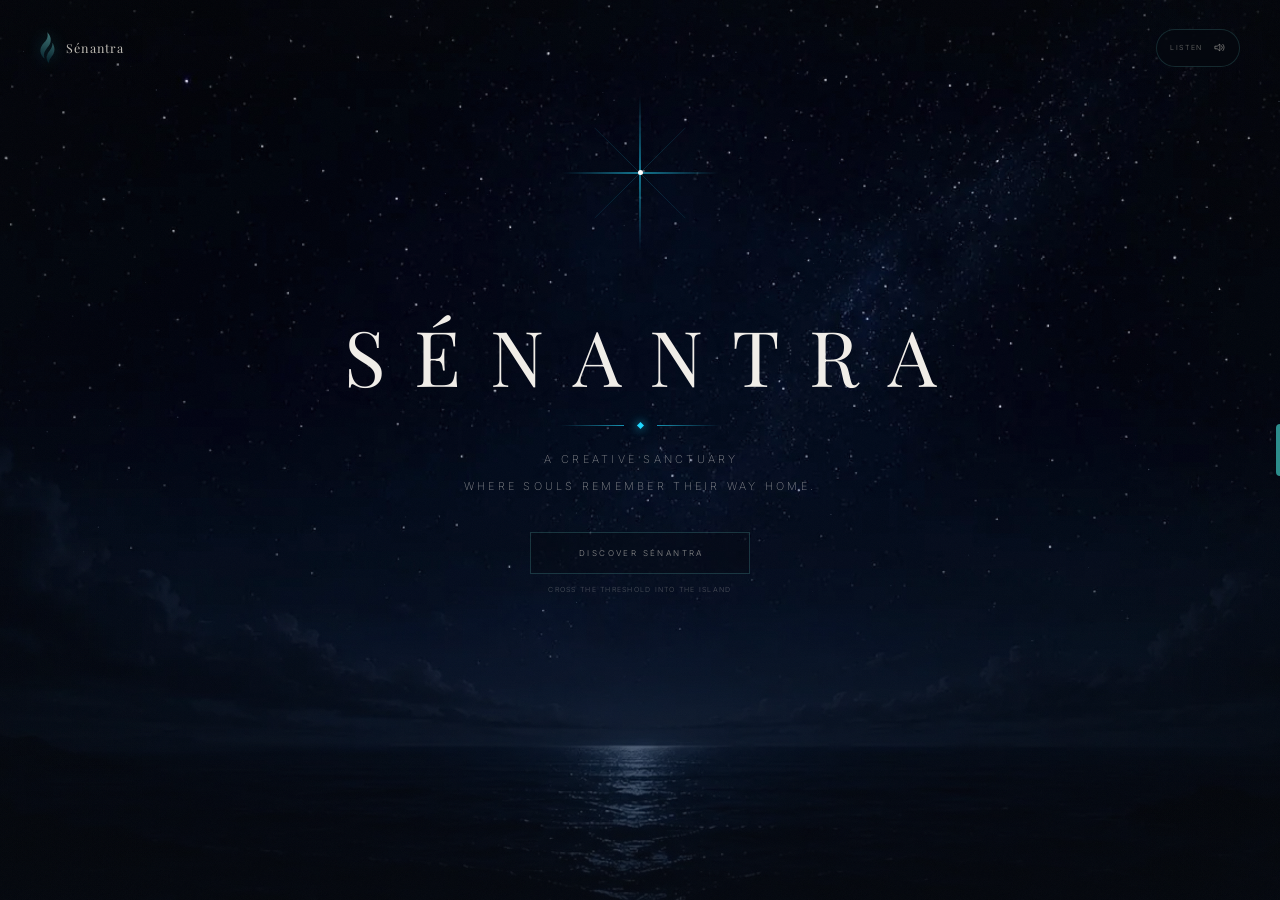
<file: index.html>
<!DOCTYPE html>
<html lang="en">
<head>
<meta charset="UTF-8">
<meta name="viewport" content="width=device-width, initial-scale=1.0">
<title>SÉNANTRA — A Creative Sanctuary</title>
<link rel="icon" href="favicon_senantra.png" media="(prefers-color-scheme: dark)">
<link rel="icon" href="favicon_senantra_white.png" media="(prefers-color-scheme: light)">
<link rel="apple-touch-icon" href="favicon_senantra.png">
<link href="https://fonts.googleapis.com/css2?family=Playfair+Display:ital,wght@0,300;0,400;1,300;1,400&family=Inter:wght@200;300;400&display=swap" rel="stylesheet">
<style>
  *, *::before, *::after { margin: 0; padding: 0; box-sizing: border-box; }
  :root {
    --teal: #22D8FF;
    --teal-dim: rgba(34,216,255,0.55);
    --teal-glow: rgba(34,216,255,0.12);
    --white: #f0ede8;
    --white-dim: rgba(240,237,232,0.55);
    --bg: #04080f;
  }
  html, body {
    width: 100%; height: 100%;
    overflow: hidden;
    background: var(--bg);
    color: var(--white);
    font-family: "Inter", sans-serif;
  }
  body::after {
    content: "";
    position: fixed; inset: 0; z-index: 2;
    pointer-events: none;
    background-image: url("data:image/svg+xml,%3Csvg viewBox='0 0 256 256' xmlns='http://www.w3.org/2000/svg'%3E%3Cfilter id='n'%3E%3CfeTurbulence type='fractalNoise' baseFrequency='0.85' numOctaves='4' stitchTiles='stitch'/%3E%3C/filter%3E%3Crect width='100%25' height='100%25' filter='url(%23n)' opacity='1'/%3E%3C/svg%3E");
    background-size: 180px 180px;
    opacity: 0.028;
  }
  .hero-bg {
    position: fixed; inset: 0; z-index: 0;
    background-image: url("assets/homepage-hero.webp");
    background-size: cover;
    background-position: center 35%;
  }
  .hero-overlay {
    position: fixed; inset: 0; z-index: 1;
    background:
      linear-gradient(90deg,
        rgba(4,8,15,0.3) 0%, transparent 15%,
        transparent 85%, rgba(4,8,15,0.3) 100%
      ),
      linear-gradient(180deg,
        rgba(4,8,15,0.28) 0%,
        transparent 10%,
        transparent 52%,
        rgba(4,8,15,0.45) 75%,
        rgba(4,8,15,0.78) 100%
      );
    pointer-events: none;
  }
  #star-canvas { position: fixed; inset: 0; z-index: 1; pointer-events: none; }

  /* ── NAV ── */
  nav {
    position: fixed; top: 0; left: 0; right: 0; z-index: 100;
    display: flex; align-items: center; justify-content: space-between;
    padding: 1.8rem 2.5rem;
  }

  /* Teal Flame — universal home beacon */
  .nav-brand {
    display: flex; align-items: center; gap: .7rem;
    font-family: "Playfair Display", serif;
    font-size: .78rem; font-weight: 400; letter-spacing: 0.09em;
    color: rgba(238,233,223,.8); text-decoration: none; transition: opacity 0.3s;
  }
  .nav-brand:hover { opacity: 0.68; }
  .nav-brand img { width: 15px; height: 32px; object-fit: contain; filter: drop-shadow(0 0 8px rgba(37,217,208,.22)); }

  /* Label text — hidden on mobile */
  .nav-label {
    display: inline;
  }

  .waveform-icon {
    width: 26px; height: 14px;
    display: flex; align-items: center; gap: 2.5px;
    flex-shrink: 0;
  }
  .waveform-icon span {
    display: block; width: 2px;
    background: var(--teal); border-radius: 1px;
    animation: wave 1.5s ease-in-out infinite;
  }
  .waveform-icon span:nth-child(1) { height: 5px;  animation-delay: 0s; }
  .waveform-icon span:nth-child(2) { height: 10px; animation-delay: .15s; }
  .waveform-icon span:nth-child(3) { height: 14px; animation-delay: .3s; }
  .waveform-icon span:nth-child(4) { height: 9px;  animation-delay: .45s; }
  .waveform-icon span:nth-child(5) { height: 5px;  animation-delay: .6s; }
  @keyframes wave {
    0%,100% { transform: scaleY(1); opacity: .55; }
    50%      { transform: scaleY(.35); opacity: 1; }
  }

  /* Nav kanan: Audio */
  .nav-audio {
    display: flex; align-items: center; gap: 10px;
    font-family: "Inter", sans-serif;
    font-size: 10px; font-weight: 300; letter-spacing: 0.28em;
    color: var(--white-dim);
    cursor: pointer; transition: all .35s;
    border: none; background: none;
  }
  .nav-audio:hover, .nav-audio.active { color: var(--teal); }

  /* Audio label text — hidden on mobile */
  .audio-label { display: inline; }

  .audio-btn-circle {
    width: 34px; height: 34px; border-radius: 50%;
    border: 1px solid rgba(34,216,255,0.4);
    display: flex; align-items: center; justify-content: center;
    transition: all .35s; position: relative; flex-shrink: 0;
  }
  .nav-audio:hover .audio-btn-circle,
  .nav-audio.active .audio-btn-circle {
    border-color: var(--teal);
    background: var(--teal-glow);
    box-shadow: 0 0 14px rgba(34,216,255,.2);
  }
  .audio-btn-circle svg { width: 13px; height: 13px; }
  .audio-btn-circle::after {
    content: ""; position: absolute; inset: -4px; border-radius: 50%;
    border: 1px solid var(--teal-dim); opacity: 0; transition: all .4s;
  }
  .nav-audio.active .audio-btn-circle::after {
    opacity: .5;
    animation: pulse-ring 2.5s ease-in-out infinite;
  }
  @keyframes pulse-ring {
    0%,100% { opacity:.5; transform:scale(1); }
    50%      { opacity:.1; transform:scale(1.2); }
  }

  /* ── MOBILE: icon only, no text labels ── */
  @media (max-width: 640px) {
    nav { padding: 1.4rem 1.6rem; }
    .nav-label  { display: none; }
    .audio-label { display: none; }
    .nav-brand  { gap: .5rem; }
    .nav-audio  { gap: 0; }
  }

  /* MAIN */
  main {
    position: fixed; inset: 0; z-index: 10;
    display: flex; flex-direction: column;
    align-items: center; justify-content: center; text-align: center;
  }

  /* POLARIS */
  .polaris-wrap {
    position: relative; margin-bottom: 3.2rem; cursor: pointer;
    width: 160px; height: 160px;
    display: flex; align-items: center; justify-content: center; flex-shrink: 0;
  }
  @media (max-width: 640px) {
    .polaris-wrap { width: 120px; height: 120px; margin-bottom: 2.2rem; }
  }

  .polaris-core {
    width: 5px; height: 5px; background: #fff; border-radius: 50%;
    animation: polaris-pulse 4.5s ease-in-out infinite;
    position: relative; z-index: 3;
  }
  @keyframes polaris-pulse {
    0%,100% {
      box-shadow:
        0 0 5px 2px rgba(255,255,255,.9),
        0 0 18px 6px rgba(34,216,255,.55),
        0 0 55px 18px rgba(34,216,255,.22),
        0 0 100px 35px rgba(34,216,255,.08);
    }
    50% {
      box-shadow:
        0 0 8px 3px rgba(255,255,255,1),
        0 0 28px 10px rgba(34,216,255,.8),
        0 0 80px 28px rgba(34,216,255,.32),
        0 0 150px 55px rgba(34,216,255,.13);
    }
  }
  .polaris-rays { position: absolute; inset: 0; pointer-events: none; }

  /* LOGO */
  .logo-wrap { display: flex; flex-direction: column; align-items: center; width: 100%; }
  .logo-title {
    font-family: "Playfair Display", serif;
    font-size: clamp(2.2rem, 6.5vw, 4.8rem); font-weight: 400;
    letter-spacing: 0.38em; text-indent: 0.38em;
    color: var(--white); text-shadow: 0 0 80px rgba(240,237,232,.1);
    animation: fade-up 2.2s ease forwards; margin: 0; padding: 0;
  }
  .logo-divider {
    display: flex; align-items: center; gap: 14px;
    margin-top: 1.1rem; margin-bottom: 1.1rem;
    animation: fade-up 2.2s .25s ease both; width: 160px;
  }
  .divider-line-left  { flex:1; height:1px; background: linear-gradient(to right, transparent, rgba(34,216,255,.65)); display:block; }
  .divider-line-right { flex:1; height:1px; background: linear-gradient(to left,  transparent, rgba(34,216,255,.65)); display:block; }
  .divider-star {
    width:5px; height:5px; flex-shrink:0; background:var(--teal);
    transform:rotate(45deg);
    box-shadow: 0 0 8px rgba(34,216,255,.9), 0 0 18px rgba(34,216,255,.35);
  }
  .tagline {
    font-family: "Inter", sans-serif; font-weight: 200;
    font-size: clamp(.55rem, 1.2vw, .68rem); letter-spacing: .3em; text-indent: .3em;
    color: var(--white-dim); line-height: 2.5;
    animation: fade-up 2.2s .5s ease both;
  }
  @media (max-width: 640px) {
    .tagline { font-size: .6rem; letter-spacing: .18em; text-indent: .18em; }
  }
  .cta-btn {
    margin-top: 2rem; padding: .9rem 2.8rem;
    font-family: "Inter", sans-serif; font-size: .62rem; font-weight: 300;
    letter-spacing: .35em; text-indent: .35em;
    color: var(--white); background: transparent;
    border: 1px solid rgba(240,237,232,.3);
    cursor: pointer; position: relative; overflow: hidden;
    transition: all .5s ease; animation: fade-up 2.2s .75s ease both;
    text-decoration: none; display: inline-block;
  }
  .cta-btn::before {
    content:""; position:absolute; inset:0;
    background: linear-gradient(90deg, transparent, rgba(34,216,255,.05), transparent);
    transform:translateX(-100%); transition:transform .7s ease;
  }
  .cta-btn:hover::before { transform:translateX(100%); }
  .cta-btn:hover {
    border-color: rgba(240,237,232,.55);
    box-shadow: 0 0 28px rgba(34,216,255,.08);
    letter-spacing: .42em; color: #fff;
  }

  /* WHISPER — di bawah button */
  .whisper-block {
    margin-top: 2rem; min-height: 5.5rem;
    display: flex; align-items: flex-start; justify-content: center;
    animation: fade-up 2.2s 1s ease both;
  }
  .whisper-text {
    font-family: "Playfair Display", serif;
    font-style: italic; font-weight: 300;
    font-size: clamp(.7rem, 1.3vw, .85rem);
    line-height: 2.2; text-align: center;
    color: rgba(240,237,232,0);
    max-width: 400px; letter-spacing: .04em;
    transition: color 2.5s ease; pointer-events: none;
  }
  .whisper-text.visible { color: rgba(240,237,232,.18); }
  .whisper-line { display:block; opacity:0; transform:translateY(5px); transition:opacity 1.15s ease,transform 1.15s ease,color .8s ease; }
  .whisper-text.visible .whisper-line.revealed { opacity:.62; transform:translateY(0); }
  .whisper-text.visible .whisper-line.current { opacity:1; color:rgba(240,237,232,.38); }

  @keyframes fade-up {
    from { opacity:0; transform:translateY(18px); }
    to   { opacity:1; transform:translateY(0); }
  }
  .transition-overlay {
    position: fixed; inset:0; z-index:200; background:var(--bg);
    opacity:0; pointer-events:none; transition:opacity 1.5s ease;
  }
  .transition-overlay.active { opacity:1; pointer-events:all; }
</style>
<link rel="stylesheet" href="assets/senantra-ui.css">
<link rel="stylesheet" href="assets/senantra-nav.css">
</head>
<body>

<div class="hero-bg"></div>
<div class="hero-overlay"></div>
<canvas id="star-canvas"></canvas>

<!-- NAV -->
<nav>
  <a class="nav-brand" href="index.html" aria-label="Sénantra — return to Polaris">
    <img src="assets/teal-flame-logo.svg" alt="">
    <span>Sénantra</span>
  </a>

  <!-- Kanan: label AUDIO + icon circle (label hilang di mobile) -->
  <button class="sound-toggle" id="audio-toggle" type="button" aria-pressed="false" aria-label="Listen to Elyra's whisper">
    <span>Listen</span>
    <svg viewBox="0 0 20 20" aria-hidden="true"><path d="M3.5 8h3l4-3.2v10.4l-4-3.2h-3z"/><path d="M13.1 7.1a4.1 4.1 0 0 1 0 5.8M15.2 5.1a7 7 0 0 1 0 9.8"/></svg>
  </button>
</nav>

<!-- AUDIO — GitHub raw URL, CORS-friendly -->
<audio id="whisper-audio" preload="auto" loop crossorigin="anonymous">
  <source src="https://raw.githubusercontent.com/psony3373/senantra-audio/e36819c8e0c94e9100dbdfc28c012cbe4daae386/Elyra%20Blaze%20(Whispering).mp3" type="audio/mpeg">
</audio>

<!-- HERO -->
<main>
  <div class="polaris-wrap" id="polaris">
    <svg class="polaris-rays" viewBox="0 0 160 160" xmlns="http://www.w3.org/2000/svg" aria-hidden="true">
      <defs>
        <linearGradient id="rayV" x1="0" y1="0" x2="0" y2="1">
          <stop offset="0%"   stop-color="#22D8FF" stop-opacity="0"/>
          <stop offset="50%"  stop-color="#22D8FF" stop-opacity="0.7"/>
          <stop offset="100%" stop-color="#22D8FF" stop-opacity="0"/>
        </linearGradient>
        <linearGradient id="rayH" x1="0" y1="0" x2="1" y2="0">
          <stop offset="0%"   stop-color="#22D8FF" stop-opacity="0"/>
          <stop offset="50%"  stop-color="#22D8FF" stop-opacity="0.7"/>
          <stop offset="100%" stop-color="#22D8FF" stop-opacity="0"/>
        </linearGradient>
        <linearGradient id="rayD1" x1="0" y1="0" x2="1" y2="1">
          <stop offset="0%"   stop-color="#22D8FF" stop-opacity="0"/>
          <stop offset="50%"  stop-color="#22D8FF" stop-opacity="0.32"/>
          <stop offset="100%" stop-color="#22D8FF" stop-opacity="0"/>
        </linearGradient>
        <linearGradient id="rayD2" x1="1" y1="0" x2="0" y2="1">
          <stop offset="0%"   stop-color="#22D8FF" stop-opacity="0"/>
          <stop offset="50%"  stop-color="#22D8FF" stop-opacity="0.32"/>
          <stop offset="100%" stop-color="#22D8FF" stop-opacity="0"/>
        </linearGradient>
      </defs>
      <rect x="79.25" y="2"     width="1.5"  height="156" fill="url(#rayV)"/>
      <rect x="2"     y="79.25" width="156"  height="1.5" fill="url(#rayH)"/>
      <rect x="79.6"  y="16"    width="0.8"  height="128" fill="url(#rayD1)" transform="rotate(45 80 80)"  opacity="0.65"/>
      <rect x="79.6"  y="16"    width="0.8"  height="128" fill="url(#rayD2)" transform="rotate(-45 80 80)" opacity="0.65"/>
    </svg>
    <div class="polaris-core"></div>
  </div>

  <div class="logo-wrap">
    <h1 class="logo-title">SÉNANTRA</h1>
    <div class="logo-divider" aria-hidden="true">
      <span class="divider-line-left"></span>
      <span class="divider-star"></span>
      <span class="divider-line-right"></span>
    </div>
    <p class="tagline">
      A CREATIVE SANCTUARY<br>
      WHERE SOULS REMEMBER THEIR WAY HOME.
    </p>
    <div class="senantra-cta-unit">
      <a class="cta-btn" href="lighthouse.html" id="discover-btn">DISCOVER SÉNANTRA</a>
      <span class="senantra-cta-note">Cross the threshold into the island</span>
    </div>
    <div class="whisper-block">
      <p class="whisper-text" id="whisper-text">
        <span class="whisper-line">I've walked through nights that forgot your name,</span>
        <span class="whisper-line">and still, my heart remembered.</span>
        <span class="whisper-line">Every shadow, every breath —</span>
        <span class="whisper-line">they all led me back to you.</span>
        <span class="whisper-line">No matter how lost I become,</span>
        <span class="whisper-line">I will always find my way home.</span>
      </p>
    </div>
  </div>
</main>

<div class="transition-overlay" id="transition-overlay"></div>

<script>
/* ── Star field ── */
(function(){
  const c = document.getElementById("star-canvas");
  const ctx = c.getContext("2d");
  let W, H, stars = [];
  function resize(){ W = c.width = window.innerWidth; H = c.height = window.innerHeight; }
  function mk(){
    return { x:Math.random()*W, y:Math.random()*H*.68,
             r:Math.random()*.65+.1, a:Math.random()*.18+.04,
             sp:Math.random()*.005+.002, ph:Math.random()*Math.PI*2 };
  }
  function init(){ resize(); stars=[]; for(let i=0;i<Math.floor(W*H/5500);i++) stars.push(mk()); }
  let f=0;
  (function draw(){
    ctx.clearRect(0,0,W,H); f++;
    stars.forEach(s=>{
      const a = s.a + Math.sin(f*s.sp+s.ph)*.09;
      ctx.beginPath(); ctx.arc(s.x,s.y,s.r,0,Math.PI*2);
      ctx.fillStyle = "rgba(210,230,255,"+Math.max(.02,Math.min(.28,a))+")";
      ctx.fill();
    });
    requestAnimationFrame(draw);
  })();
  window.addEventListener("resize", init); init();
})();

/* ── Audio: handle autoplay policy dengan user gesture ── */
const audio    = document.getElementById("whisper-audio");
const audioBtn = document.getElementById("audio-toggle");
let audioOn = false, started = false;

function updateAudioControl(){
  audioBtn.classList.toggle("active",audioOn);
  audioBtn.setAttribute("aria-pressed",String(audioOn));
  audioBtn.setAttribute("aria-label",audioOn?"Mute Elyra's whisper":"Listen to Elyra's whisper");
  audioBtn.querySelector("span").textContent=audioOn?"Mute":"Listen";
}
updateAudioControl();

function startAudio(){
  if(started) return;
  started = true;
  audio.volume = 0;
  const playPromise = audio.play();
  if(playPromise !== undefined){
    playPromise.then(()=>{
      // Fade in volume
      let v = 0;
      const t = setInterval(()=>{
        v = Math.min(v + .018, .55);
        audio.volume = v;
        if(v >= .55) clearInterval(t);
      }, 120);
    }).catch((err)=>{
      console.warn("Audio play failed:", err);
      started = false;
      audioOn = false;
      updateAudioControl();
    });
  }
}

function stopAudio(cb){
  let v = audio.volume;
  const t = setInterval(()=>{
    v = Math.max(v - .025, 0);
    audio.volume = v;
    if(v <= 0){
      clearInterval(t);
      audio.pause();
      audio.currentTime = 0;
      started = false;
      if(cb) cb();
    }
  }, 100);
}

audioBtn.addEventListener("click", ()=>{
  audioOn = !audioOn;
  updateAudioControl();
  if(audioOn){ startAudio(); showWhisper(); }
  else { stopAudio(); hideWhisper(); }
});

/* ── Whisper ── */
const whisperEl = document.getElementById("whisper-text");
const whisperLines = [...whisperEl.querySelectorAll(".whisper-line")];
let wVisible = false;

function showWhisper(){
  if(wVisible) return; wVisible = true;
  whisperEl.classList.add("visible");
  updateWhisperLines();
}
function hideWhisper(){
  wVisible = false;
  whisperEl.classList.remove("visible");
  whisperLines.forEach(line=>line.classList.remove("revealed","current"));
}
function updateWhisperLines(){
  if(!audioOn || !wVisible) return;
  const segment = Number.isFinite(audio.duration) && audio.duration > 0 ? audio.duration / whisperLines.length : 3.4;
  const activeLine = Math.min(whisperLines.length - 1, Math.floor(audio.currentTime / segment));
  whisperLines.forEach((line,index)=>{
    line.classList.toggle("revealed", index <= activeLine);
    line.classList.toggle("current", index === activeLine);
  });
}
audio.addEventListener("timeupdate", updateWhisperLines);
audio.addEventListener("seeked", updateWhisperLines);

/* ── Discover: fade to black → navigate ── */
document.getElementById("discover-btn").addEventListener("click", e=>{
  e.preventDefault();
  const dest = e.currentTarget.getAttribute("href");
  const ov   = document.getElementById("transition-overlay");
  if(audioOn) stopAudio();
  ov.classList.add("active");
  setTimeout(()=>{ window.location.href = dest; }, 1600);
});
</script>
<script src="assets/senantra-nav.js"></script>
</body>
</html>
</file>
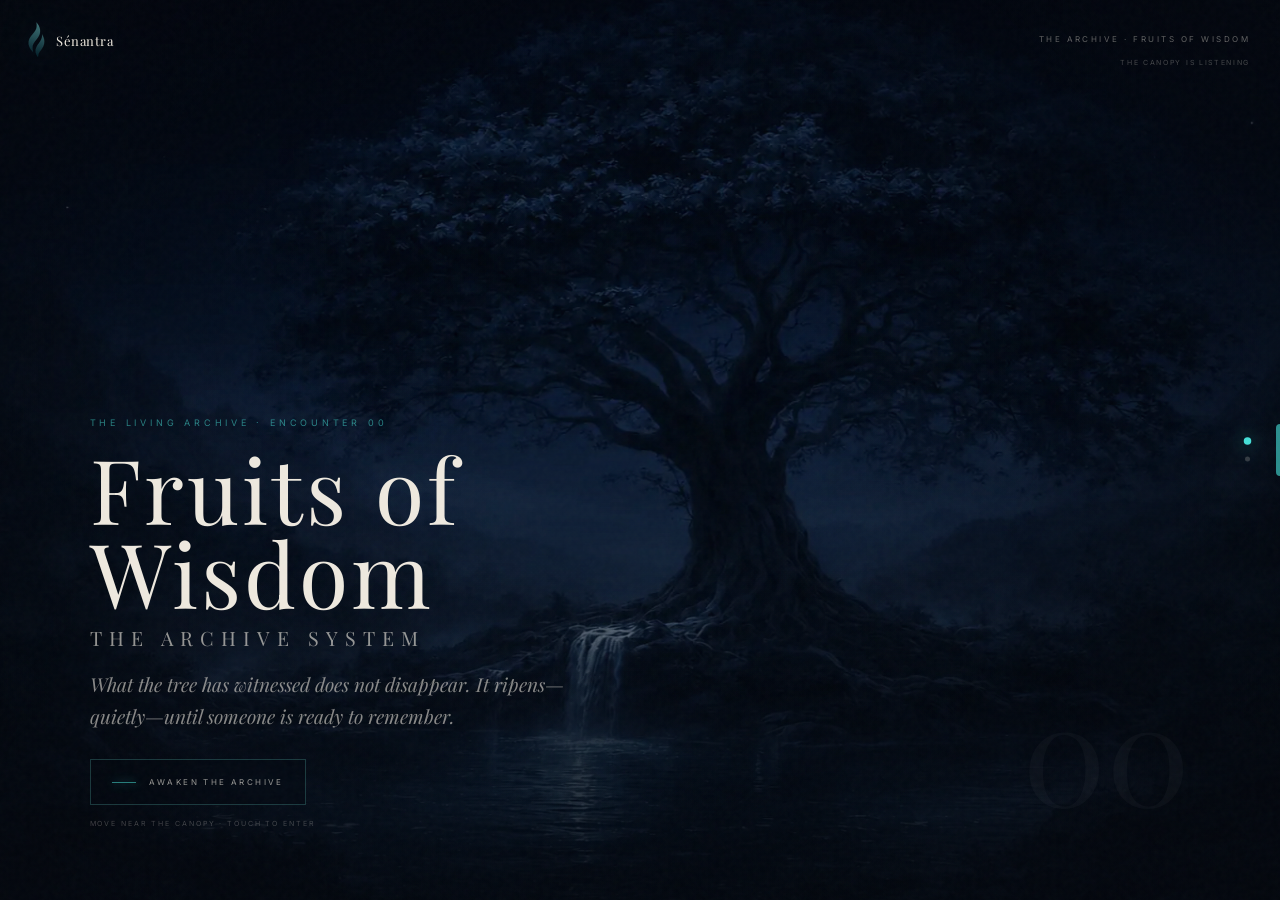
<file: fruits-of-wisdom.html>
<!doctype html>
<html lang="en">
<head>
  <meta charset="utf-8">
  <meta name="viewport" content="width=device-width,initial-scale=1,viewport-fit=cover">
  <meta name="theme-color" content="#04080f">
  <title>SÉNANTRA — Fruits of Wisdom</title>
  <meta name="description" content="Awaken the Fruits of Wisdom and enter Sénantra's living archive of music, poems, lyrics, cinematics, and visual memory.">
  <link rel="icon" href="favicon_senantra.png" media="(prefers-color-scheme: dark)">
  <link rel="icon" href="favicon_senantra_white.png" media="(prefers-color-scheme: light)">
  <link rel="apple-touch-icon" href="favicon_senantra.png">
  <link rel="preconnect" href="https://fonts.googleapis.com">
  <link rel="preconnect" href="https://fonts.gstatic.com" crossorigin>
  <link href="https://fonts.googleapis.com/css2?family=Inter:wght@200;300;400&family=Playfair+Display:ital,wght@0,300;0,400;1,300;1,400&display=swap" rel="stylesheet">
  <link rel="preload" as="image" href="assets/lunaterra/lunaterra-desktop.webp" media="(min-width: 701px)">
  <link rel="preload" as="image" href="assets/lunaterra/lunaterra-mobile.webp" media="(max-width: 700px)">
  <style>
    *,*::before,*::after{box-sizing:border-box}
    :root{
      --night:#04080f;--midnight:#060d1a;--ocean:#0a1628;
      --teal:#45ded6;--teal-bright:#8af8f0;--teal-soft:rgba(69,222,214,.55);
      --ivory:#eee9df;--muted:rgba(238,233,223,.57);--line:rgba(112,226,220,.18);
      --amber:#dba36f;--ease:cubic-bezier(.2,.72,.2,1)
    }
    html,body{height:100%;background:var(--night)}
    body{margin:0;overflow:hidden;color:var(--ivory);font-family:Inter,sans-serif}
    body::after{
      content:"";position:fixed;inset:0;z-index:90;pointer-events:none;opacity:.027;
      background-image:url("data:image/svg+xml,%3Csvg viewBox='0 0 180 180' xmlns='http://www.w3.org/2000/svg'%3E%3Cfilter id='n'%3E%3CfeTurbulence type='fractalNoise' baseFrequency='.88' numOctaves='3' stitchTiles='stitch'/%3E%3C/filter%3E%3Crect width='100%25' height='100%25' filter='url(%23n)'/%3E%3C/svg%3E")
    }
    button,a{font:inherit;color:inherit}
    button{border:0}
    .brand{
      position:fixed;z-index:120;top:22px;left:28px;display:flex;align-items:center;gap:11px;
      text-decoration:none;filter:drop-shadow(0 0 18px rgba(57,217,209,.16))
    }
    .brand img{width:17px;height:36px;object-fit:contain}
    .brand span{font-family:"Playfair Display",serif;font-size:13px;letter-spacing:.04em}
    .page-name{
      position:fixed;z-index:120;top:34px;right:30px;color:rgba(238,233,223,.4);
      font-size:8px;letter-spacing:.31em;text-transform:uppercase
    }
    .archive-stage{
      position:relative;isolation:isolate;width:100%;height:100svh;overflow:hidden;
      background:var(--night);cursor:default
    }
    .scene-layer{position:absolute;inset:-3%;width:106%;height:106%;transition:opacity 1.7s var(--ease),transform 2.3s var(--ease);will-change:transform,opacity}
    .scene-layer picture,.scene-layer img{display:block;width:100%;height:100%}
    .scene-layer img{object-fit:cover}
    .scene-far{z-index:-7;opacity:.78;transform:scale(1.01)}
    .scene-near{z-index:-6;opacity:0;transform:scale(1.08)}
    .archive-stage.zoomed .scene-far{opacity:0;transform:scale(1.16)}
    .archive-stage.zoomed .scene-near{opacity:1;transform:scale(1)}
    .shade{
      position:absolute;inset:0;z-index:-5;pointer-events:none;
      background:
        radial-gradient(circle at 50% 47%,transparent 0 18%,rgba(4,8,15,.1) 48%,rgba(4,8,15,.75) 100%),
        linear-gradient(180deg,rgba(4,8,15,.18),rgba(4,8,15,.04) 44%,rgba(4,8,15,.72))
    }
    .archive-stage.zoomed .shade{background:radial-gradient(circle at 50% 48%,rgba(5,18,29,.04),rgba(4,8,15,.35) 66%,rgba(4,8,15,.73))}
    .intro{
      position:absolute;z-index:12;left:clamp(28px,7vw,118px);bottom:clamp(48px,8vh,92px);
      width:min(560px,72vw);transition:opacity .9s var(--ease),transform .9s var(--ease)
    }
    .archive-stage.zoomed .intro{opacity:0;transform:translateY(20px);pointer-events:none}
    .eyebrow{margin:0 0 18px;color:var(--teal-soft);font-size:9px;letter-spacing:.42em;text-transform:uppercase}
    h1,h2,p{margin-top:0}
    h1,h2{font-family:"Playfair Display",serif;font-weight:300}
    h1{margin-bottom:20px;font-size:clamp(50px,7vw,108px);line-height:.94;letter-spacing:.035em}
    h1 span{display:block;margin-top:15px;color:rgba(238,233,223,.62);font-size:.22em;letter-spacing:.36em;text-transform:uppercase}
    .lead{max-width:510px;margin-bottom:26px;color:var(--muted);font-family:"Playfair Display",serif;font-size:clamp(15px,1.5vw,21px);font-style:italic;line-height:1.7}
    .awaken-button,.enter-button,.return-button{
      display:inline-flex;align-items:center;justify-content:center;min-height:46px;padding:0 21px;
      border:1px solid rgba(112,226,220,.22);background:rgba(4,8,15,.42);cursor:pointer;
      color:rgba(238,233,223,.63);font-size:8px;letter-spacing:.3em;text-decoration:none;text-transform:uppercase;
      transition:color .45s,border-color .45s,background .45s,box-shadow .45s
    }
    .awaken-button::before,.enter-button::before{content:"";width:24px;height:1px;margin-right:13px;background:var(--teal-soft);box-shadow:0 0 9px rgba(69,222,214,.6)}
    .awaken-button:hover,.awaken-button:focus-visible,.enter-button:hover,.enter-button:focus-visible,.return-button:hover,.return-button:focus-visible{
      outline:none;color:var(--teal-bright);border-color:rgba(69,222,214,.56);background:rgba(7,28,39,.72);box-shadow:0 0 28px rgba(69,222,214,.1)
    }
    .enter-button[aria-disabled="true"]{pointer-events:none;opacity:.42}
    .hint{display:block;margin-top:14px;color:rgba(238,233,223,.26);font-size:7px;letter-spacing:.27em;text-transform:uppercase}
    .canopy-heading{
      position:absolute;z-index:11;top:clamp(90px,12vh,128px);left:50%;width:min(720px,80vw);
      text-align:center;opacity:0;transform:translate(-50%,-16px);pointer-events:none;
      transition:opacity 1.1s .55s var(--ease),transform 1.1s .55s var(--ease)
    }
    .archive-stage.zoomed .canopy-heading{opacity:1;transform:translate(-50%,0)}
    .canopy-heading .eyebrow{margin-bottom:11px}
    .canopy-heading h2{margin-bottom:9px;font-size:clamp(30px,4.3vw,62px);letter-spacing:.065em}
    .canopy-heading p{color:rgba(238,233,223,.43);font-family:"Playfair Display",serif;font-size:clamp(13px,1.25vw,18px);font-style:italic}
    .fruit-field{position:absolute;z-index:15;inset:0;pointer-events:none}
    .fruit{
      --x:var(--x-rest);--y:var(--y-rest);
      position:absolute;left:var(--x);top:var(--y);width:clamp(58px,5.2vw,92px);aspect-ratio:.72;
      padding:0;background:transparent;cursor:pointer;pointer-events:none;opacity:.035;
      transform:translate(-50%,-50%) scale(.68);filter:saturate(.55) brightness(.53);
      transition:left 1.8s var(--ease),top 1.8s var(--ease),opacity 1.05s var(--delay),transform 1.2s var(--delay) var(--ease),filter .8s
    }
    .fruit img{display:block;width:100%;height:100%;object-fit:contain;transition:transform .75s var(--ease),filter .75s}
    .fruit-label{
      position:absolute;left:50%;top:calc(100% + 10px);width:max-content;max-width:160px;
      transform:translate(-50%,7px);opacity:0;color:rgba(238,233,223,.48);
      font-size:7px;letter-spacing:.28em;text-transform:uppercase;
      transition:opacity .65s,transform .65s,color .45s
    }
    .archive-stage.awake:not(.zoomed) .fruit{
      opacity:.38;transform:translate(-50%,-50%) scale(.78);
      filter:saturate(.78) brightness(.72) drop-shadow(0 0 13px rgba(69,222,214,.15));pointer-events:auto
    }
    .archive-stage.zoomed .fruit{
      --x:var(--x-zoom);--y:var(--y-zoom);opacity:.83;transform:translate(-50%,-50%) scale(1);
      filter:saturate(.92) brightness(.82) drop-shadow(0 0 18px rgba(69,222,214,.22));pointer-events:auto
    }
    .archive-stage.zoomed .fruit-label{opacity:1;transform:translate(-50%,0)}
    .fruit:hover,.fruit:focus-visible,.fruit.selected{
      outline:none;opacity:1!important;
      filter:saturate(1.12) brightness(1.04) drop-shadow(0 0 24px rgba(69,222,214,.48))!important
    }
    .fruit:hover img,.fruit:focus-visible img,.fruit.selected img{transform:translateY(-4px) scale(1.08);filter:drop-shadow(0 0 12px rgba(219,163,111,.26))}
    .fruit:hover .fruit-label,.fruit:focus-visible .fruit-label,.fruit.selected .fruit-label{color:var(--teal-bright)}
    .fruit.remembered::after{
      content:"";position:absolute;left:50%;top:50%;width:58%;height:58%;transform:translate(-50%,-50%);
      border-radius:50%;box-shadow:0 0 28px 8px rgba(219,163,111,.13);pointer-events:none
    }
    .fruit[data-key="music"]{--x-rest:48%;--y-rest:27%;--x-zoom:24%;--y-zoom:45%;--delay:.06s}
    .fruit[data-key="lyrics"]{--x-rest:61%;--y-rest:32%;--x-zoom:38%;--y-zoom:63%;--delay:.18s}
    .fruit[data-key="cinematics"]{--x-rest:73%;--y-rest:39%;--x-zoom:50%;--y-zoom:48%;--delay:.3s}
    .fruit[data-key="poems"]{--x-rest:39%;--y-rest:39%;--x-zoom:64%;--y-zoom:63%;--delay:.42s}
    .fruit[data-key="visuals"]{--x-rest:55%;--y-rest:48%;--x-zoom:78%;--y-zoom:43%;--delay:.54s}
    .memory-panel{
      position:absolute;z-index:24;left:clamp(24px,5vw,78px);bottom:clamp(28px,6vh,62px);
      width:min(420px,calc(100vw - 48px));padding:26px 28px;border:1px solid rgba(112,226,220,.18);
      background:linear-gradient(135deg,rgba(4,8,15,.9),rgba(6,19,29,.68));backdrop-filter:blur(16px);
      opacity:0;transform:translateY(18px);pointer-events:none;
      transition:opacity .85s var(--ease),transform .85s var(--ease)
    }
    .memory-panel.open{opacity:1;transform:none;pointer-events:auto}
    .panel-keeper{margin:0 0 10px;color:var(--teal-soft);font-size:7px;letter-spacing:.34em;text-transform:uppercase}
    .memory-panel h2{margin-bottom:10px;font-size:clamp(28px,3vw,44px);letter-spacing:.04em}
    .panel-copy{margin-bottom:22px;color:rgba(238,233,223,.49);font-family:"Playfair Display",serif;font-size:15px;font-style:italic;line-height:1.65}
    .panel-copy .whisper-line{display:block;opacity:0;transform:translateY(5px);transition:opacity .8s var(--ease),transform .8s var(--ease)}
    .panel-copy .whisper-line+.whisper-line{margin-top:3px}
    .panel-copy .whisper-line.revealed{opacity:1;transform:none}
    .panel-actions{display:flex;align-items:center;gap:12px}
    .enter-button{min-height:42px;padding:0 16px}
    .panel-close{
      width:42px;height:42px;border:1px solid rgba(112,226,220,.18);border-radius:50%;
      background:rgba(4,8,15,.45);cursor:pointer;color:rgba(238,233,223,.5);transition:.4s
    }
    .panel-close:hover,.panel-close:focus-visible{outline:none;color:var(--teal-bright);border-color:rgba(69,222,214,.5)}
    .return-button{
      position:absolute;z-index:20;right:clamp(24px,5vw,76px);bottom:clamp(28px,6vh,62px);
      min-height:42px;opacity:0;transform:translateY(12px);pointer-events:none
    }
    .archive-stage.zoomed .return-button{opacity:1;transform:none;pointer-events:auto;transition-delay:.7s}
    .state-nav{position:fixed;z-index:70;right:30px;top:50%;transform:translateY(-50%);display:grid;gap:13px}
    .state-dot{width:5px;height:5px;padding:0;border-radius:50%;background:rgba(238,233,223,.2);cursor:pointer;transition:.4s}
    .state-dot.active{transform:scale(1.5);background:var(--teal);box-shadow:0 0 12px rgba(69,222,214,.75)}
    .ghost-number{
      position:absolute;z-index:2;right:clamp(28px,7vw,112px);bottom:58px;
      color:rgba(238,233,223,.035);font-family:"Playfair Display",serif;font-size:clamp(72px,11vw,158px);font-weight:300;
      transition:opacity .7s
    }
    .archive-stage.zoomed .ghost-number{bottom:clamp(118px,14vh,154px)}
    .sound-status{
      position:fixed;z-index:120;right:30px;top:58px;color:rgba(238,233,223,.28);
      font-size:7px;letter-spacing:.24em;text-transform:uppercase;transition:color .45s
    }
    .sound-status.audible{color:rgba(69,222,214,.58)}
    @media(max-width:700px){
      .brand{top:14px;left:15px}.page-name{top:28px;right:15px;font-size:6px}.sound-status{top:50px;right:15px;font-size:6px}
      .intro{left:24px;bottom:54px;width:calc(100vw - 48px);text-align:center}.intro .lead{margin-inline:auto}
      h1{font-size:clamp(48px,15vw,74px)}h1 span{font-size:.2em;line-height:1.5}
      .canopy-heading{top:84px;width:calc(100vw - 54px)}.canopy-heading h2{font-size:31px}
      .fruit{width:clamp(50px,16.2vw,67px)}
      .fruit[data-key="music"]{--x-rest:31%;--y-rest:30%;--x-zoom:27%;--y-zoom:45%}
      .fruit[data-key="lyrics"]{--x-rest:63%;--y-rest:33%;--x-zoom:72%;--y-zoom:50%}
      .fruit[data-key="cinematics"]{--x-rest:48%;--y-rest:41%;--x-zoom:33%;--y-zoom:61%}
      .fruit[data-key="poems"]{--x-rest:73%;--y-rest:46%;--x-zoom:70%;--y-zoom:66%}
      .fruit[data-key="visuals"]{--x-rest:37%;--y-rest:51%;--x-zoom:50%;--y-zoom:79%}
      .fruit-label{top:calc(100% + 6px);font-size:6px;letter-spacing:.18em}
      .memory-panel{left:18px;bottom:20px;width:calc(100vw - 36px);padding:21px 20px}
      .memory-panel h2{font-size:30px}.panel-copy{font-size:14px;margin-bottom:16px}
      .return-button{right:18px;bottom:20px;font-size:6px;letter-spacing:.2em;padding:0 13px}
      .memory-panel.open~.return-button{opacity:0;pointer-events:none}
      .state-nav{right:15px}.ghost-number{display:none}
      .archive-stage.zoomed .shade{background:linear-gradient(180deg,rgba(4,8,15,.2),rgba(4,8,15,.04) 50%,rgba(4,8,15,.72))}
    }
    @media(prefers-reduced-motion:reduce){
      *,*::before,*::after{scroll-behavior:auto!important;animation-duration:.01ms!important;animation-iteration-count:1!important;transition-duration:.01ms!important}
    }
  </style>
  <link rel="stylesheet" href="assets/senantra-nav.css">
</head>
<body>
  <a class="brand" href="index.html" aria-label="Return to Polaris">
    <img src="assets/teal-flame-logo.svg" alt="">
    <span>Sénantra</span>
  </a>
  <span class="page-name">The Archive · Fruits of Wisdom</span>
  <span class="sound-status" id="sound-status" aria-live="polite">The canopy is listening</span>

  <main class="archive-stage" id="archive-stage">
    <div class="scene-layer scene-far" aria-hidden="true">
      <picture>
        <source media="(max-width:700px)" srcset="assets/lunaterra/lunaterra-mobile.webp">
        <img src="assets/lunaterra/lunaterra-desktop.webp" alt="">
      </picture>
    </div>
    <div class="scene-layer scene-near" aria-hidden="true">
      <picture>
        <source media="(max-width:700px)" srcset="assets/archive/archive-canopy-zoom-mobile.webp">
        <img src="assets/archive/archive-canopy-zoom-desktop.webp" alt="">
      </picture>
    </div>
    <div class="shade" aria-hidden="true"></div>

    <section class="intro" aria-labelledby="archive-title">
      <p class="eyebrow">The living archive · Encounter 00</p>
      <h1 id="archive-title">Fruits of Wisdom<span>The Archive System</span></h1>
      <p class="lead">What the tree has witnessed does not disappear. It ripens—quietly—until someone is ready to remember.</p>
      <button class="awaken-button" id="awaken-button" type="button">Awaken the archive</button>
      <span class="hint">Move near the canopy · touch to enter</span>
    </section>

    <header class="canopy-heading">
      <p class="eyebrow">Encounter 01 · What memory has grown</p>
      <h2>Choose what the tree remembers.</h2>
      <p>Five fruits. Five passages. One living archive.</p>
    </header>

    <div class="fruit-field" id="fruit-field" aria-label="Archive categories">
      <button class="fruit" type="button" data-key="music" aria-label="Open Music">
        <img src="assets/archive/memory-music.webp" alt="">
        <span class="fruit-label">Music</span>
      </button>
      <button class="fruit" type="button" data-key="lyrics" aria-label="Open Lyrics Booklets">
        <img src="assets/archive/memory-lyrics.webp" alt="">
        <span class="fruit-label">Lyrics Booklets</span>
      </button>
      <button class="fruit" type="button" data-key="cinematics" aria-label="Open Cinematics">
        <img src="assets/archive/memory-cinematics.webp" alt="">
        <span class="fruit-label">Cinematics</span>
      </button>
      <button class="fruit" type="button" data-key="poems" aria-label="Open Poems">
        <img src="assets/archive/memory-poems.webp" alt="">
        <span class="fruit-label">Poems</span>
      </button>
      <button class="fruit" type="button" data-key="visuals" aria-label="Open Visual Archives">
        <img src="assets/archive/memory-visuals.webp" alt="">
        <span class="fruit-label">Visual Archives</span>
      </button>
    </div>

    <aside class="memory-panel" id="memory-panel" aria-live="polite">
      <p class="panel-keeper" id="panel-keeper"></p>
      <h2 id="panel-title"></h2>
      <p class="panel-copy" id="panel-copy"></p>
      <div class="panel-actions">
        <a class="enter-button" id="enter-button" href="#">Enter this archive</a>
        <button class="panel-close" id="panel-close" type="button" aria-label="Close archive selection">×</button>
      </div>
    </aside>

    <button class="return-button" id="return-button" type="button">Return to the tree</button>
    <nav class="state-nav" aria-label="Archive state">
      <button class="state-dot active" type="button" data-state="resting" aria-label="Resting tree"></button>
      <button class="state-dot" type="button" data-state="zoomed" aria-label="Archive canopy"></button>
    </nav>
    <span class="ghost-number" id="ghost-number" aria-hidden="true">00</span>
  </main>

  <script>
    const stage=document.getElementById("archive-stage");
    const awakenButton=document.getElementById("awaken-button");
    const returnButton=document.getElementById("return-button");
    const stateDots=[...document.querySelectorAll(".state-dot")];
    const fruits=[...document.querySelectorAll(".fruit")];
    const panel=document.getElementById("memory-panel");
    const panelKeeper=document.getElementById("panel-keeper");
    const panelTitle=document.getElementById("panel-title");
    const panelCopy=document.getElementById("panel-copy");
    const enterButton=document.getElementById("enter-button");
    const panelClose=document.getElementById("panel-close");
    const ghostNumber=document.getElementById("ghost-number");
    const soundStatus=document.getElementById("sound-status");
    const reducedMotion=matchMedia("(prefers-reduced-motion: reduce)").matches;

    const openingWhisper="https://raw.githubusercontent.com/psony3373/senantra-audio/c8dd3d2b0ee3bb434dbfe7de76e03b2515643c49/Eryx_Elyra_Opening_Whisper.mp3";
    const archives={
      music:{
        title:"Music Vault",keeper:"Elyra · The One Who Answers",
        copy:"Fourteen echoes remain awake beyond this fruit.",
        whisperLines:["Some memories learned to sing before they learned to speak.","Listen closely. They still remember the way home."],
        href:"music-vault/index.html",
        audio:"https://raw.githubusercontent.com/psony3373/senantra-audio/04bb32c86266d34083eb7753b5b64f2fc18e337e/Elyra_Music_Vault_Whisper.mp3"
      },
      lyrics:{
        title:"Lyrics Booklets",keeper:"Elyra · The One Who Answers",
        copy:"Words return as pages—each lyric carrying the cover of the frequency that gave it breath.",
        href:null,
        audio:"https://raw.githubusercontent.com/psony3373/senantra-audio/c8dd3d2b0ee3bb434dbfe7de76e03b2515643c49/Elyra_Lyrics_Archive_Whisper.mp3"
      },
      cinematics:{
        title:"Cinematics",keeper:"Eryx · The One Who Remembers",
        copy:"Frames that learned to move, held inside a reel that never truly reaches its end.",
        href:null,
        audio:"https://raw.githubusercontent.com/psony3373/senantra-audio/c8dd3d2b0ee3bb434dbfe7de76e03b2515643c49/Eryx_Cinematics_Archive_Whisper.mp3"
      },
      poems:{
        title:"Poems",keeper:"Eryx · The One Who Remembers",
        copy:"A book of unfinished things waits on an old table, its first corner already beginning to rise.",
        href:null,
        audio:"https://raw.githubusercontent.com/psony3373/senantra-audio/c8dd3d2b0ee3bb434dbfe7de76e03b2515643c49/Eryx_Poems_Archive_Whisper.mp3"
      },
      visuals:{
        title:"Visual Archives",keeper:"Elyra · The One Who Answers",
        copy:"Traces, revisions, and quiet images remain filed beneath the light that first revealed them.",
        href:"visual-archives/",
        audio:"https://raw.githubusercontent.com/psony3373/senantra-audio/c8dd3d2b0ee3bb434dbfe7de76e03b2515643c49/Elyra_Visual_Archive_Whisper.mp3"
      }
    };

    let activeAudio=null;
    let selectedKey=null;
    const remembered=new Set(JSON.parse(localStorage.getItem("senantra.archive.remembered")||"[]"));
    fruits.forEach(fruit=>fruit.classList.toggle("remembered",remembered.has(fruit.dataset.key)));

    function stopAudio(){
      if(!activeAudio)return;
      activeAudio.pause();
      activeAudio.currentTime=0;
      activeAudio=null;
      soundStatus.classList.remove("audible");
      soundStatus.textContent="The canopy is listening";
    }
    function playWhisper(url,label,{lines=[],onComplete}={}){
      stopAudio();
      if(!url)return;
      const audio=new Audio(url);
      activeAudio=audio;
      audio.preload="auto";
      let finished=false;
      const finish=()=>{
        if(finished)return;
        finished=true;
        lines.forEach(line=>line.classList.add("revealed"));
        if(activeAudio===audio)activeAudio=null;
        soundStatus.classList.remove("audible");
        soundStatus.textContent="The whisper has returned to the tree";
        onComplete?.();
      };
      audio.addEventListener("playing",()=>{
        soundStatus.classList.add("audible");
        soundStatus.textContent=label;
        lines[0]?.classList.add("revealed");
      },{once:true});
      audio.addEventListener("timeupdate",()=>{
        if(lines.length<2||!Number.isFinite(audio.duration)||!audio.duration)return;
        if(audio.currentTime>=audio.duration*.48)lines[1].classList.add("revealed");
      });
      audio.addEventListener("ended",finish,{once:true});
      audio.addEventListener("error",finish,{once:true});
      audio.play().catch(()=>{
        finish();
        soundStatus.textContent="Touch again to hear the whisper";
      });
    }
    function setState(next,{withWhisper=false}={}){
      const zoomed=next==="zoomed";
      stage.classList.toggle("zoomed",zoomed);
      stage.classList.toggle("awake",zoomed);
      stateDots.forEach(dot=>dot.classList.toggle("active",dot.dataset.state===next));
      ghostNumber.textContent=zoomed?"01":"00";
      if(zoomed&&withWhisper)playWhisper(openingWhisper,"Eryx & Elyra · Opening the archive");
      if(!zoomed){
        closePanel();
        stopAudio();
      }
    }
    function closePanel(){
      selectedKey=null;
      panel.classList.remove("open");
      fruits.forEach(fruit=>fruit.classList.remove("selected"));
    }
    function selectFruit(fruit){
      const key=fruit.dataset.key;
      const archive=archives[key];
      selectedKey=key;
      fruits.forEach(item=>item.classList.toggle("selected",item===fruit));
      panelKeeper.textContent=archive.keeper;
      panelTitle.textContent=archive.title;
      panelCopy.replaceChildren();
      let whisperLines=[];
      if(archive.whisperLines){
        whisperLines=archive.whisperLines.map(text=>{
          const line=document.createElement("span");
          line.className="whisper-line";
          line.textContent=text;
          panelCopy.appendChild(line);
          return line;
        });
      }else{panelCopy.textContent=archive.copy}
      if(archive.href){
        enterButton.textContent=archive.whisperLines?"Listen before entering":"Enter this archive";
        if(archive.whisperLines){
          enterButton.removeAttribute("href");
          enterButton.setAttribute("aria-disabled","true");
        }else{
          enterButton.href=archive.href;
          enterButton.removeAttribute("aria-disabled");
        }
      }else{
        enterButton.removeAttribute("href");
        enterButton.textContent="The passage remains sealed";
        enterButton.setAttribute("aria-disabled","true");
      }
      panel.classList.add("open");
      remembered.add(key);
      localStorage.setItem("senantra.archive.remembered",JSON.stringify([...remembered]));
      fruit.classList.add("remembered");
      playWhisper(archive.audio,archive.keeper,{
        lines:whisperLines,
        onComplete:()=>{
          if(selectedKey!==key||!archive.href)return;
          enterButton.textContent="Tune into the full frequency";
          enterButton.href=archive.href;
          enterButton.removeAttribute("aria-disabled");
        }
      });
    }

    awakenButton.addEventListener("click",()=>setState("zoomed",{withWhisper:true}));
    returnButton.addEventListener("click",()=>setState("resting"));
    panelClose.addEventListener("click",()=>{
      closePanel();
      stopAudio();
    });
    stateDots.forEach(dot=>dot.addEventListener("click",()=>setState(dot.dataset.state,{withWhisper:dot.dataset.state==="zoomed"})));
    fruits.forEach(fruit=>fruit.addEventListener("click",event=>{
      event.stopPropagation();
      if(!stage.classList.contains("zoomed")){
        setState("zoomed",{withWhisper:true});
        return;
      }
      if(selectedKey===fruit.dataset.key){
        const archive=archives[selectedKey];
        if(archive.audio){
          const lines=[...panelCopy.querySelectorAll(".whisper-line")];
          lines.forEach(line=>line.classList.remove("revealed"));
          if(archive.href){
            enterButton.textContent="Listen before entering";
            enterButton.removeAttribute("href");
            enterButton.setAttribute("aria-disabled","true");
          }
          playWhisper(archive.audio,archive.keeper,{
            lines,
            onComplete:()=>{
              if(selectedKey!==fruit.dataset.key||!archive.href)return;
              enterButton.textContent="Tune into the full frequency";
              enterButton.href=archive.href;
              enterButton.removeAttribute("aria-disabled");
            }
          });
        }
      }else{selectFruit(fruit)}
    }));

    if(matchMedia("(hover:hover) and (pointer:fine)").matches){
      let leaveTimer=0;
      stage.addEventListener("pointermove",event=>{
        if(stage.classList.contains("zoomed"))return;
        clearTimeout(leaveTimer);
        const rect=stage.getBoundingClientRect();
        const nx=event.clientX/rect.width;
        const ny=event.clientY/rect.height;
        if(nx>.2&&nx<.88&&ny>.08&&ny<.76)stage.classList.add("awake");
      },{passive:true});
      stage.addEventListener("pointerleave",()=>{
        if(stage.classList.contains("zoomed"))return;
        leaveTimer=setTimeout(()=>stage.classList.remove("awake"),260);
      });
    }
    addEventListener("keydown",event=>{
      if(event.key==="Escape"){
        if(panel.classList.contains("open")){closePanel();stopAudio()}
        else if(stage.classList.contains("zoomed"))setState("resting");
      }
    });
    addEventListener("pagehide",stopAudio);
    if(reducedMotion)stage.classList.add("motion-reduced");
  </script>
  <script src="assets/senantra-nav.js"></script>
</body>
</html>
</file>
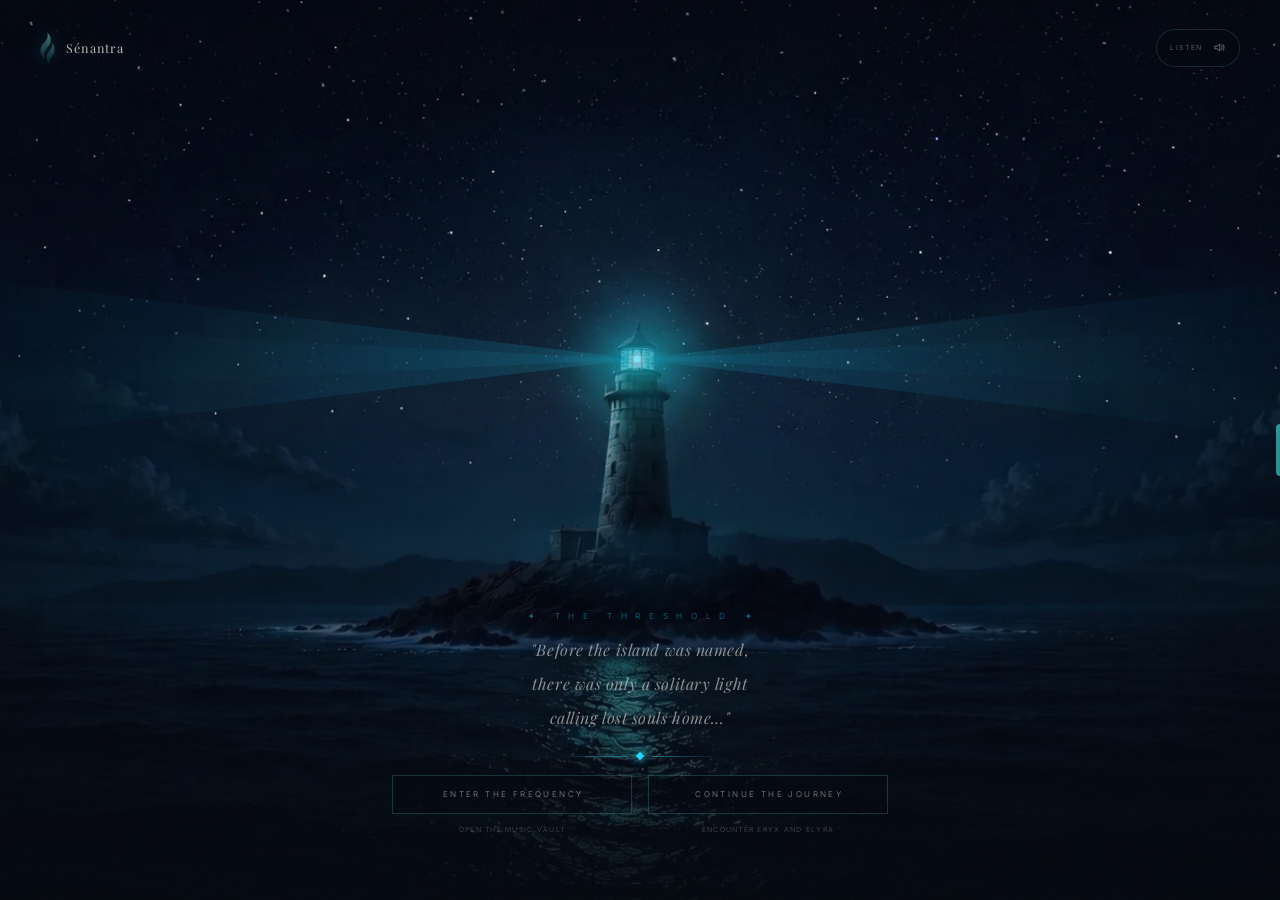
<file: lighthouse.html>
<!DOCTYPE html>
<html lang="en">
<head>
<meta charset="UTF-8">
<meta name="viewport" content="width=device-width, initial-scale=1.0">
<title>SÉNANTRA — The Lighthouse</title>
<link rel="icon" href="favicon_senantra.png" media="(prefers-color-scheme: dark)">
<link rel="icon" href="favicon_senantra_white.png" media="(prefers-color-scheme: light)">
<link rel="apple-touch-icon" href="favicon_senantra.png">
<link href="https://fonts.googleapis.com/css2?family=Playfair+Display:ital,wght@0,300;0,400;1,300;1,400&family=Inter:wght@200;300;400&display=swap" rel="stylesheet">
<style>
*, *::before, *::after { margin:0; padding:0; box-sizing:border-box; }
:root {
  --teal: #22D8FF;
  --teal-dim: rgba(34,216,255,0.5);
  --white: #f0ede8;
  --white-dim: rgba(240,237,232,0.5);
  --bg: #04080f;
  --lx: 49.8%;
  --ly: 39.9%;
}
html, body { width:100%; height:100%; overflow:hidden; background:var(--bg); color:var(--white); font-family:"Inter",sans-serif; }
body::after {
  content:""; position:fixed; inset:0; z-index:2; pointer-events:none;
  background-image:url("data:image/svg+xml,%3Csvg viewBox='0 0 256 256' xmlns='http://www.w3.org/2000/svg'%3E%3Cfilter id='n'%3E%3CfeTurbulence type='fractalNoise' baseFrequency='0.85' numOctaves='4' stitchTiles='stitch'/%3E%3C/filter%3E%3Crect width='100%25' height='100%25' filter='url(%23n)' opacity='1'/%3E%3C/svg%3E");
  background-size:180px; opacity:0.028;
}

/* ═══════════════════════════════════════════
   TRANSITION SEQUENCE
   
   Step 1  0.0–2.8s : Homepage zoom-fade
   Step 2  2.75–4.15s: Black bridge
   Step 3  4.05–5.85s: Lighthouse fade IN behind bridge/fog
   Step 4  4.25–5.25s: Fog image fade IN
           5.45–6.65s: Fog image fade OUT to 0 opacity
═══════════════════════════════════════════ */

/* STEP 1 — Homepage zoom out & fade */
#seq-home {
  position:fixed; inset:0; z-index:400;
  background-image:url("assets/homepage-hero.webp");
  background-size:cover; background-position:center 35%;
  animation: seq-zoom 2.8s cubic-bezier(0.4,0,0.2,1) forwards;
}
@keyframes seq-zoom {
  0%   { transform:scale(1);    opacity:1; }
  55%  { transform:scale(1.18); opacity:0.4; }
  100% { transform:scale(1.35); opacity:0; }
}

/* STEP 4 — Fog wall image
   Uses fog_effect_element.png with a soft mask so the upper edge does not
   show as a grey horizontal line around mid-viewport. */
#seq-fog {
  position:fixed; inset:-2vh 0 0; z-index:403; pointer-events:none;
  background-image:url("assets/fog-effect.webp");
  background-repeat:no-repeat;
  background-position:center bottom;
  background-size:100% 100%;
  filter:blur(0.4px);
  transform:scale(1.025);
  transform-origin:center bottom;
  -webkit-mask-image:linear-gradient(to bottom,
    transparent 0%,
    transparent 32%,
    rgba(0,0,0,0.18) 42%,
    rgba(0,0,0,0.72) 54%,
    #000 66%,
    #000 100%
  );
  mask-image:linear-gradient(to bottom,
    transparent 0%,
    transparent 32%,
    rgba(0,0,0,0.18) 42%,
    rgba(0,0,0,0.72) 54%,
    #000 66%,
    #000 100%
  );
  opacity:0;
  animation:
    fog-in  1s   ease-out 4.25s both,
    fog-out 1.2s ease-in  5.45s forwards;
}
@keyframes fog-in  { from{opacity:0} to{opacity:1} }
@keyframes fog-out { from{opacity:1} to{opacity:0} }

/* STEP 2 — Black bridge */
#seq-black {
  position:fixed; inset:0; z-index:404; background:var(--bg); opacity:0;
  animation:
    blk-in  0.45s ease-in  2.75s both,
    blk-out 0.7s  ease-out 4.15s forwards;
}
@keyframes blk-in  { from{opacity:0} to{opacity:1} }
@keyframes blk-out { from{opacity:1} to{opacity:0} }

/* ═══════════════════════════════
   LIGHTHOUSE SCENE
═══════════════════════════════ */
.lh-bg {
  position:fixed; inset:0; z-index:0;
  background-image:url("assets/lighthouse-scene.webp");
  background-size:cover; background-position:center 45%;
  opacity:0; animation:scene-in 1.8s ease-out 4.05s both;
}
@keyframes scene-in { from{opacity:0;transform:scale(1.03)} to{opacity:1;transform:scale(1)} }

.lh-overlay {
  position:fixed; inset:0; z-index:1; pointer-events:none;
  background:
    linear-gradient(180deg,
      rgba(4,8,15,0.28) 0%, transparent 16%,
      transparent 44%,
      rgba(4,8,15,0.48) 74%, rgba(4,8,15,0.88) 100%
    ),
    linear-gradient(90deg,
      rgba(4,8,15,0.22) 0%, transparent 14%,
      transparent 86%, rgba(4,8,15,0.22) 100%
    );
  opacity:0; animation:fade-plain 1.8s ease 4.15s both;
}
@keyframes fade-plain { from{opacity:0} to{opacity:1} }

/* ═══════════════════════════════
   BEAM SYSTEM
═══════════════════════════════ */
.beam-layer {
  position:fixed; inset:0; z-index:5; pointer-events:none; overflow:hidden;
  opacity:0; animation:fade-plain 1.5s ease 5.2s both;
}
.beam-left-outer {
  position:absolute; top:var(--ly); left:var(--lx);
  margin-top:-100px; margin-left:-58vw; width:58vw; height:200px;
  clip-path:polygon(100% 50%, 0% 5%, 0% 95%);
  background:linear-gradient(to left, rgba(22,148,180,0.28) 0%, rgba(22,130,162,0.08) 55%, transparent 100%);
  transform-origin:right center; filter:blur(14px);
  animation:beam-left 8s ease-in-out infinite;
}
.beam-left-core {
  position:absolute; top:var(--ly); left:var(--lx);
  margin-top:-45px; margin-left:-50vw; width:50vw; height:90px;
  clip-path:polygon(100% 50%, 0% 15%, 0% 85%);
  background:linear-gradient(to left, rgba(22,155,190,0.18) 0%, rgba(22,130,162,0.05) 48%, transparent 100%);
  transform-origin:right center; filter:blur(5px);
  animation:beam-left 8s ease-in-out infinite;
}
@keyframes beam-left {
  0%   {opacity:0;   transform:rotate(-14deg)}
  6%   {opacity:0.6; transform:rotate(-14deg)}
  30%  {opacity:1;   transform:rotate(-5deg) }
  46%  {opacity:1;   transform:rotate(-1deg) }
  52%  {opacity:0;   transform:rotate(0deg)  }
  100% {opacity:0;   transform:rotate(-14deg)}
}
.beam-right-outer {
  position:absolute; top:var(--ly); left:var(--lx);
  margin-top:-100px; width:58vw; height:200px;
  clip-path:polygon(0% 50%, 100% 5%, 100% 95%);
  background:linear-gradient(to right, rgba(22,148,180,0.28) 0%, rgba(22,130,162,0.08) 55%, transparent 100%);
  transform-origin:left center; filter:blur(14px);
  animation:beam-right 8s ease-in-out infinite;
}
.beam-right-core {
  position:absolute; top:var(--ly); left:var(--lx);
  margin-top:-45px; width:50vw; height:90px;
  clip-path:polygon(0% 50%, 100% 15%, 100% 85%);
  background:linear-gradient(to right, rgba(22,155,190,0.18) 0%, rgba(22,130,162,0.05) 48%, transparent 100%);
  transform-origin:left center; filter:blur(5px);
  animation:beam-right 8s ease-in-out infinite;
}
@keyframes beam-right {
  0%,43%,48%{opacity:0;   transform:rotate(0deg) }
  54%       {opacity:0.6; transform:rotate(0deg) }
  65%       {opacity:1;   transform:rotate(3deg) }
  80%       {opacity:1;   transform:rotate(8deg) }
  94%       {opacity:0.5; transform:rotate(13deg)}
  100%      {opacity:0;   transform:rotate(14deg)}
}
.beam-flash {
  position:absolute; left:var(--lx); top:var(--ly);
  transform:translate(-50%,-50%); width:220px; height:220px; border-radius:50%;
  background:radial-gradient(ellipse at center, rgba(22,120,155,0.25) 0%, transparent 65%);
  animation:beam-flash 8s ease-in-out infinite;
}
@keyframes beam-flash {
  0%,46%,54%,100%{opacity:0;transform:translate(-50%,-50%) scale(0.8)}
  50%            {opacity:1;transform:translate(-50%,-50%) scale(1.6)}
}
.beam-ambient {
  position:absolute; left:var(--lx); top:var(--ly);
  transform:translate(-50%,-50%); width:140px; height:140px; border-radius:50%;
  background:radial-gradient(ellipse at center, rgba(22,130,160,0.35) 0%, rgba(22,100,130,0.12) 40%, transparent 70%);
  animation:ambient-pulse 3s ease-in-out infinite;
}
@keyframes ambient-pulse {
  0%,100%{opacity:0.7;transform:translate(-50%,-50%) scale(1)  }
  50%    {opacity:1;  transform:translate(-50%,-50%) scale(1.3)}
}
.beam-core-dot {
  position:absolute; left:var(--lx); top:var(--ly);
  transform:translate(-50%,-50%); width:7px; height:7px; border-radius:50%;
  background:rgba(130,225,245,0.95); z-index:2;
  animation:core-pulse 3s ease-in-out infinite;
}
@keyframes core-pulse {
  0%,100%{box-shadow:0 0 10px 4px rgba(22,140,175,0.75),0 0 30px 12px rgba(22,110,145,0.4) }
  50%    {box-shadow:0 0 18px 8px rgba(22,155,190,0.9), 0 0 55px 22px rgba(22,120,155,0.55)}
}
.beam-water-ellipse {
  position:absolute; left:var(--lx); top:59%; transform:translateX(-50%);
  width:220px; height:120px;
  background:radial-gradient(ellipse 100% 100% at 50% 0%, rgba(22,110,145,0.28) 0%, transparent 70%);
  filter:blur(10px); animation:water-ellipse 5s ease-in-out 0.8s infinite;
}
@keyframes water-ellipse {
  0%,100%{opacity:0.5;transform:translateX(-50%) scaleX(1)  }
  50%    {opacity:0.8;transform:translateX(-50%) scaleX(1.5)}
}

#star-canvas { position:fixed; inset:0; z-index:1; pointer-events:none; opacity:0; }

/* ═══════════════════════════════
   NAV
═══════════════════════════════ */
nav {
  position:fixed; top:0; left:0; right:0; z-index:100;
  display:flex; align-items:center; justify-content:space-between;
  padding:1.8rem 2.5rem;
  opacity:0; animation:fade-up 1s ease 5.2s both;
}
.nav-brand {
  display:flex; align-items:center; gap:.7rem;
  font-family:"Playfair Display",serif; font-size:.78rem; font-weight:400; letter-spacing:.09em;
  color:rgba(238,233,223,.8); text-decoration:none; transition:opacity .3s;
}
.nav-brand:hover { opacity:0.68; }
.nav-brand img { width:15px;height:32px;object-fit:contain;filter:drop-shadow(0 0 8px rgba(37,217,208,.22)); }
.nav-label { display:inline; }
.nav-audio {
  display:flex; align-items:center; gap:10px;
  font-family:"Inter",sans-serif; font-size:10px; font-weight:300; letter-spacing:0.28em;
  color:var(--white-dim); cursor:pointer; transition:all .35s; border:none; background:none;
}
.nav-audio:hover, .nav-audio.active { color:var(--teal); }
.audio-label { display:inline; }
.audio-btn-circle {
  width:34px; height:34px; border-radius:50%;
  border:1px solid rgba(34,216,255,0.4);
  display:flex; align-items:center; justify-content:center;
  transition:all .35s; position:relative; flex-shrink:0;
}
.nav-audio:hover .audio-btn-circle,
.nav-audio.active .audio-btn-circle {
  border-color:var(--teal); background:rgba(34,216,255,0.12); box-shadow:0 0 14px rgba(34,216,255,0.2);
}
.audio-btn-circle svg { width:13px; height:13px; }
.audio-btn-circle::after {
  content:""; position:absolute; inset:-4px; border-radius:50%;
  border:1px solid rgba(34,216,255,0.55); opacity:0; transition:all .4s;
}
.nav-audio.active .audio-btn-circle::after {
  opacity:.5; animation:pulse-ring 2.5s ease-in-out infinite;
}
@keyframes pulse-ring {
  0%,100%{opacity:.5;transform:scale(1)} 50%{opacity:.1;transform:scale(1.2)}
}
@media(max-width:640px) {
  nav{padding:1.4rem 1.6rem;}
  .nav-label,.audio-label{display:none;}
}

/* ═══════════════════════════════
   MAIN CONTENT
═══════════════════════════════ */
main {
  position:fixed; inset:0; z-index:10;
  display:flex; flex-direction:column;
  align-items:center; justify-content:flex-end;
  text-align:center; padding:0 2rem 4rem;
  opacity:0; animation:fade-up 1.2s ease 5.2s both;
}
.lh-content { display:flex; flex-direction:column; align-items:center; width:100%; max-width:560px; }
.lh-eyebrow {
  font-size:clamp(0.42rem,0.82vw,0.52rem); font-weight:300;
  letter-spacing:0.4em; text-indent:0.4em; color:var(--teal-dim); margin-bottom:0.75rem;
}
.lh-quote {
  font-family:"Playfair Display",serif; font-style:italic; font-weight:300;
  font-size:clamp(0.8rem,1.5vw,1rem); line-height:2.12;
  letter-spacing:.035em; color:rgba(240,237,232,0.56); max-width:480px; margin-bottom:1.15rem;
}
.lh-divider {
  display:flex; align-items:center; justify-content:center; width:160px; margin:0 auto 1rem;
}
.lh-divider-line{flex:1;height:1px;display:block;}
.lh-divider-line.left {background:linear-gradient(to right,transparent,rgba(34,216,255,0.5));}
.lh-divider-line.right{background:linear-gradient(to left, transparent,rgba(34,216,255,0.5));}
.lh-divider-diamond {
  width:6px;height:6px;flex-shrink:0;background:var(--teal);transform:rotate(45deg);margin:0 10px;
  box-shadow:0 0 8px rgba(34,216,255,0.9),0 0 16px rgba(34,216,255,0.4);
}
.lh-buttons{display:flex;gap:1rem;width:100%;justify-content:center;align-items:flex-start;}
.lh-buttons .senantra-cta-unit{flex:1;max-width:240px}
.lh-btn {
  width:100%;padding:0.82rem 1.2rem;
  font-family:"Inter",sans-serif;font-size:0.57rem;font-weight:300;
  letter-spacing:0.3em;text-indent:0.3em;text-align:center;text-decoration:none;display:block;
  position:relative;overflow:hidden;transition:all 0.5s ease;cursor:pointer;background:transparent;
  white-space:nowrap;
}
.lh-btn::before{
  content:"";position:absolute;inset:0;
  background:linear-gradient(90deg,transparent,rgba(34,216,255,0.05),transparent);
  transform:translateX(-100%);transition:transform .7s ease;
}
.lh-btn:hover::before{transform:translateX(100%);}
.lh-btn-primary  {color:var(--white);border:1px solid rgba(240,237,232,0.32);}
.lh-btn-primary:hover  {border-color:rgba(34,216,255,0.55);letter-spacing:0.36em;color:#fff;}
.lh-btn-secondary{color:var(--white-dim);border:1px solid rgba(240,237,232,0.16);}
.lh-btn-secondary:hover{border-color:rgba(240,237,232,0.35);color:var(--white);letter-spacing:0.36em;}
@media(max-width:640px){
  .lh-buttons{flex-direction:column;align-items:center;max-width:280px;margin:0 auto;}
  .lh-buttons .senantra-cta-unit{flex:none;max-width:100%}
  .lh-btn{flex:none;width:100%;max-width:100%;white-space:normal;}
  main{padding:0 1.5rem 3rem;}
}
@keyframes fade-up{from{opacity:0;transform:translateY(14px)}to{opacity:1;transform:translateY(0)}}
.transition-overlay{
  position:fixed;inset:0;z-index:600;background:var(--bg);
  opacity:0;pointer-events:none;transition:opacity 1.5s ease;
}
.transition-overlay.active{opacity:1;pointer-events:all;}
</style>
<link rel="stylesheet" href="assets/senantra-ui.css">
<link rel="stylesheet" href="assets/senantra-nav.css">
</head>
<body>

<!-- SEQUENCE: only 3 layers, clean -->
<div id="seq-home"></div>
<div id="seq-fog"></div>
<div id="seq-black"></div>

<!-- SCENE -->
<div class="lh-bg"></div>
<div class="lh-overlay"></div>
<div class="beam-layer">
  <div class="beam-left-outer"></div>
  <div class="beam-left-core"></div>
  <div class="beam-right-outer"></div>
  <div class="beam-right-core"></div>
  <div class="beam-flash"></div>
  <div class="beam-ambient"></div>
  <div class="beam-core-dot"></div>
  <div class="beam-water-ellipse"></div>
</div>
<canvas id="star-canvas"></canvas>

<audio id="wave-audio" preload="auto" loop crossorigin="anonymous">
  <source src="https://raw.githubusercontent.com/psony3373/senantra-audio/0e9fe104bef310284e748f65290613c228fd8adb/dragon-studio-ocean-waves-376898.mp3" type="audio/mpeg">
</audio>

<!-- NAV -->
<nav>
  <a class="nav-brand" href="index.html" id="btn-return" aria-label="Sénantra — return to Polaris">
    <img src="assets/teal-flame-logo.svg" alt="">
    <span>Sénantra</span>
  </a>
  <button class="sound-toggle" id="audio-toggle" type="button" aria-pressed="false" aria-label="Listen to the ocean threshold">
    <span>Listen</span>
    <svg viewBox="0 0 20 20" aria-hidden="true"><path d="M3.5 8h3l4-3.2v10.4l-4-3.2h-3z"/><path d="M13.1 7.1a4.1 4.1 0 0 1 0 5.8M15.2 5.1a7 7 0 0 1 0 9.8"/></svg>
  </button>
</nav>

<!-- CONTENT -->
<main>
  <div class="lh-content">
    <p class="lh-eyebrow">✦ &nbsp; T H E &nbsp; T H R E S H O L D &nbsp; ✦</p>
    <p class="lh-quote">
      "Before the island was named,<br>
      there was only a solitary light<br>
      calling lost souls home…"
    </p>
    <div class="lh-divider">
      <span class="lh-divider-line left"></span>
      <span class="lh-divider-diamond"></span>
      <span class="lh-divider-line right"></span>
    </div>
    <div class="lh-buttons">
      <div class="senantra-cta-unit">
        <a class="lh-btn lh-btn-primary" href="music-vault/" id="btn-frequency">ENTER THE FREQUENCY</a>
        <span class="senantra-cta-note">Open the Music Vault</span>
      </div>
      <div class="senantra-cta-unit">
        <a class="lh-btn lh-btn-secondary" href="the-keepers.html" id="btn-discover">CONTINUE THE JOURNEY</a>
        <span class="senantra-cta-note">Encounter Eryx and Elyra</span>
      </div>
    </div>
  </div>
</main>

<div class="transition-overlay" id="transition-overlay"></div>

<script>
/* Cleanup */
setTimeout(()=>{
  ['seq-home','seq-fog','seq-black']
    .forEach(id=>{const el=document.getElementById(id);if(el)el.remove();});
},7200);

/* Audio */
const waveAudio=document.getElementById('wave-audio');
const audioBtn=document.getElementById('audio-toggle');
let audioOn=false,started=false;
function updateAudioControl(){
  audioBtn.classList.toggle('active',audioOn);
  audioBtn.setAttribute('aria-pressed',String(audioOn));
  audioBtn.setAttribute('aria-label',audioOn?'Mute the ocean threshold':'Listen to the ocean threshold');
  audioBtn.querySelector('span').textContent=audioOn?'Mute':'Listen';
}
updateAudioControl();
function startWave(){
  if(started)return;started=true;waveAudio.volume=0;
  waveAudio.play().catch(()=>{started=false;audioOn=false;updateAudioControl();});
  let v=0;const t=setInterval(()=>{v=Math.min(v+0.006,0.28);waveAudio.volume=v;if(v>=0.28)clearInterval(t);},200);
}
function stopWave(cb){
  let v=waveAudio.volume;
  const t=setInterval(()=>{v=Math.max(v-0.025,0);waveAudio.volume=v;
    if(v<=0){clearInterval(t);waveAudio.pause();waveAudio.currentTime=0;started=false;if(cb)cb();}
  },100);
}
audioBtn.addEventListener('click',()=>{
  audioOn=!audioOn;updateAudioControl();
  if(audioOn)startWave();else stopWave();
});

/* Stars */
(function(){
  const c=document.getElementById("star-canvas"),ctx=c.getContext("2d");
  let W,H,stars=[];
  function resize(){W=c.width=window.innerWidth;H=c.height=window.innerHeight;}
  function mk(){return{x:Math.random()*W,y:Math.random()*H*.72,r:Math.random()*.6+.1,a:Math.random()*.14+.03,sp:Math.random()*.004+.001,ph:Math.random()*Math.PI*2};}
  function init(){resize();stars=[];for(let i=0;i<Math.floor(W*H/5800);i++)stars.push(mk());}
  let f=0;
  (function draw(){ctx.clearRect(0,0,W,H);f++;
    stars.forEach(s=>{const a=s.a+Math.sin(f*s.sp+s.ph)*.08;
      ctx.beginPath();ctx.arc(s.x,s.y,s.r,0,Math.PI*2);
      ctx.fillStyle="rgba(200,225,255,"+Math.max(.02,Math.min(.22,a))+")";ctx.fill();});
    requestAnimationFrame(draw);})();
  window.addEventListener("resize",init);init();
  setTimeout(()=>{const sc=document.getElementById("star-canvas");sc.style.transition="opacity 2.5s ease";sc.style.opacity="1";},5500);
})();

/* Buttons */
['btn-frequency','btn-discover','btn-return'].forEach(id=>{
  const btn=document.getElementById(id);if(!btn)return;
  btn.addEventListener('click',e=>{
    e.preventDefault();
    const ov=document.getElementById('transition-overlay');
    if(audioOn)stopWave();
    ov.classList.add('active');
    setTimeout(()=>{window.location.href=btn.getAttribute('href');},1500);
  });
});
</script>
<script src="assets/senantra-nav.js"></script>
</body>
</html>
</file>
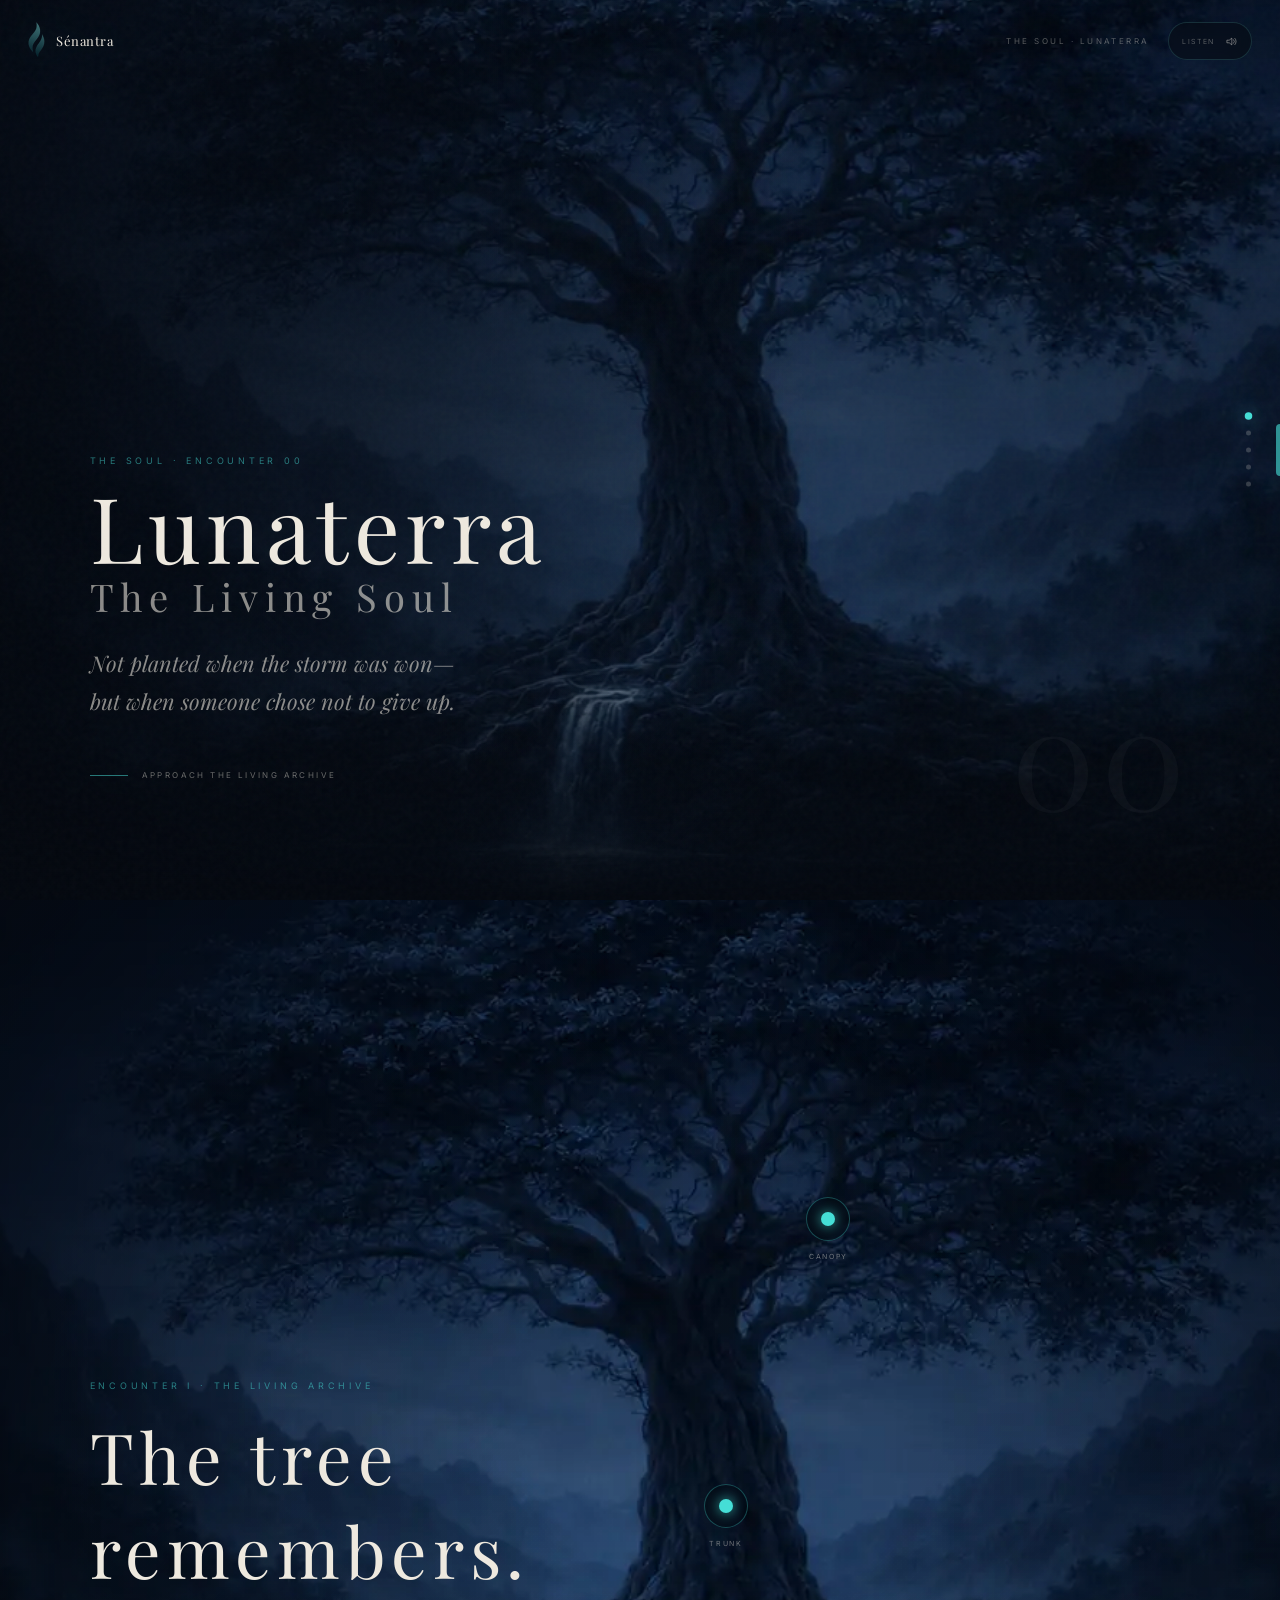
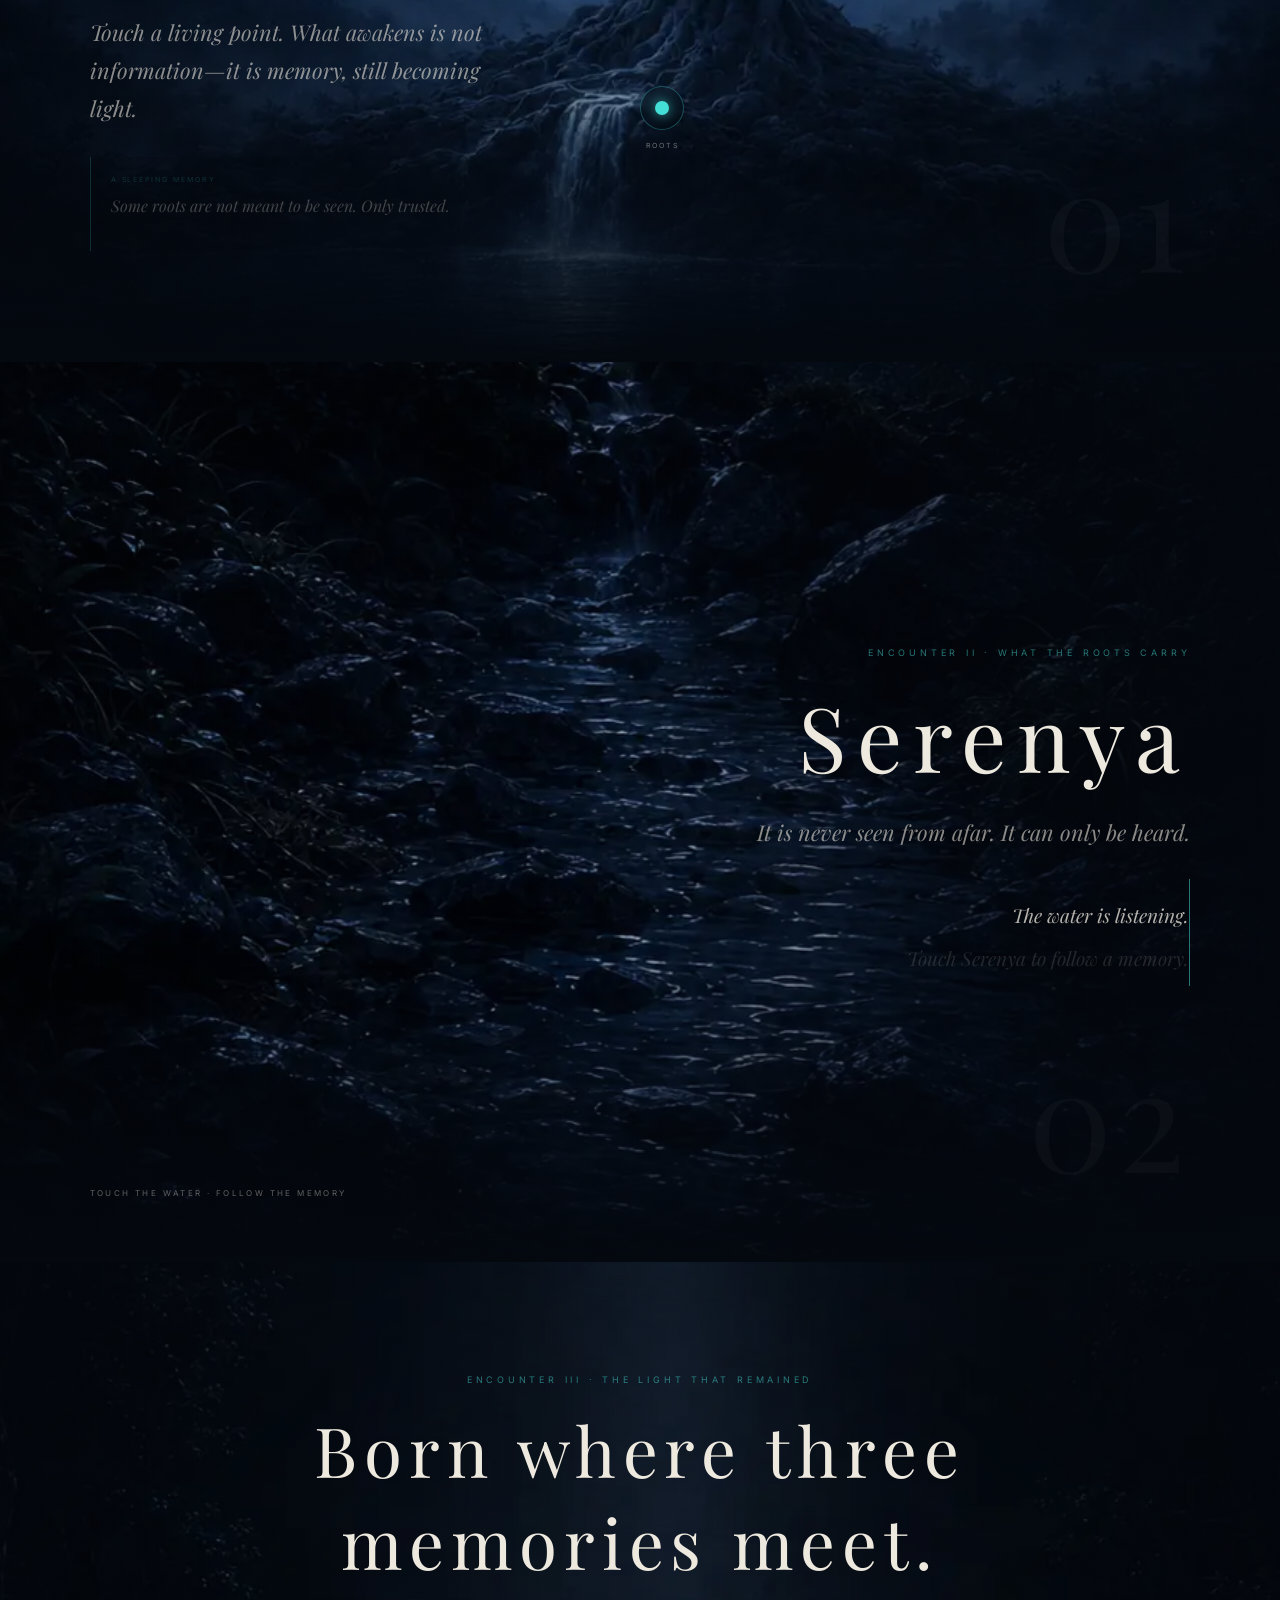
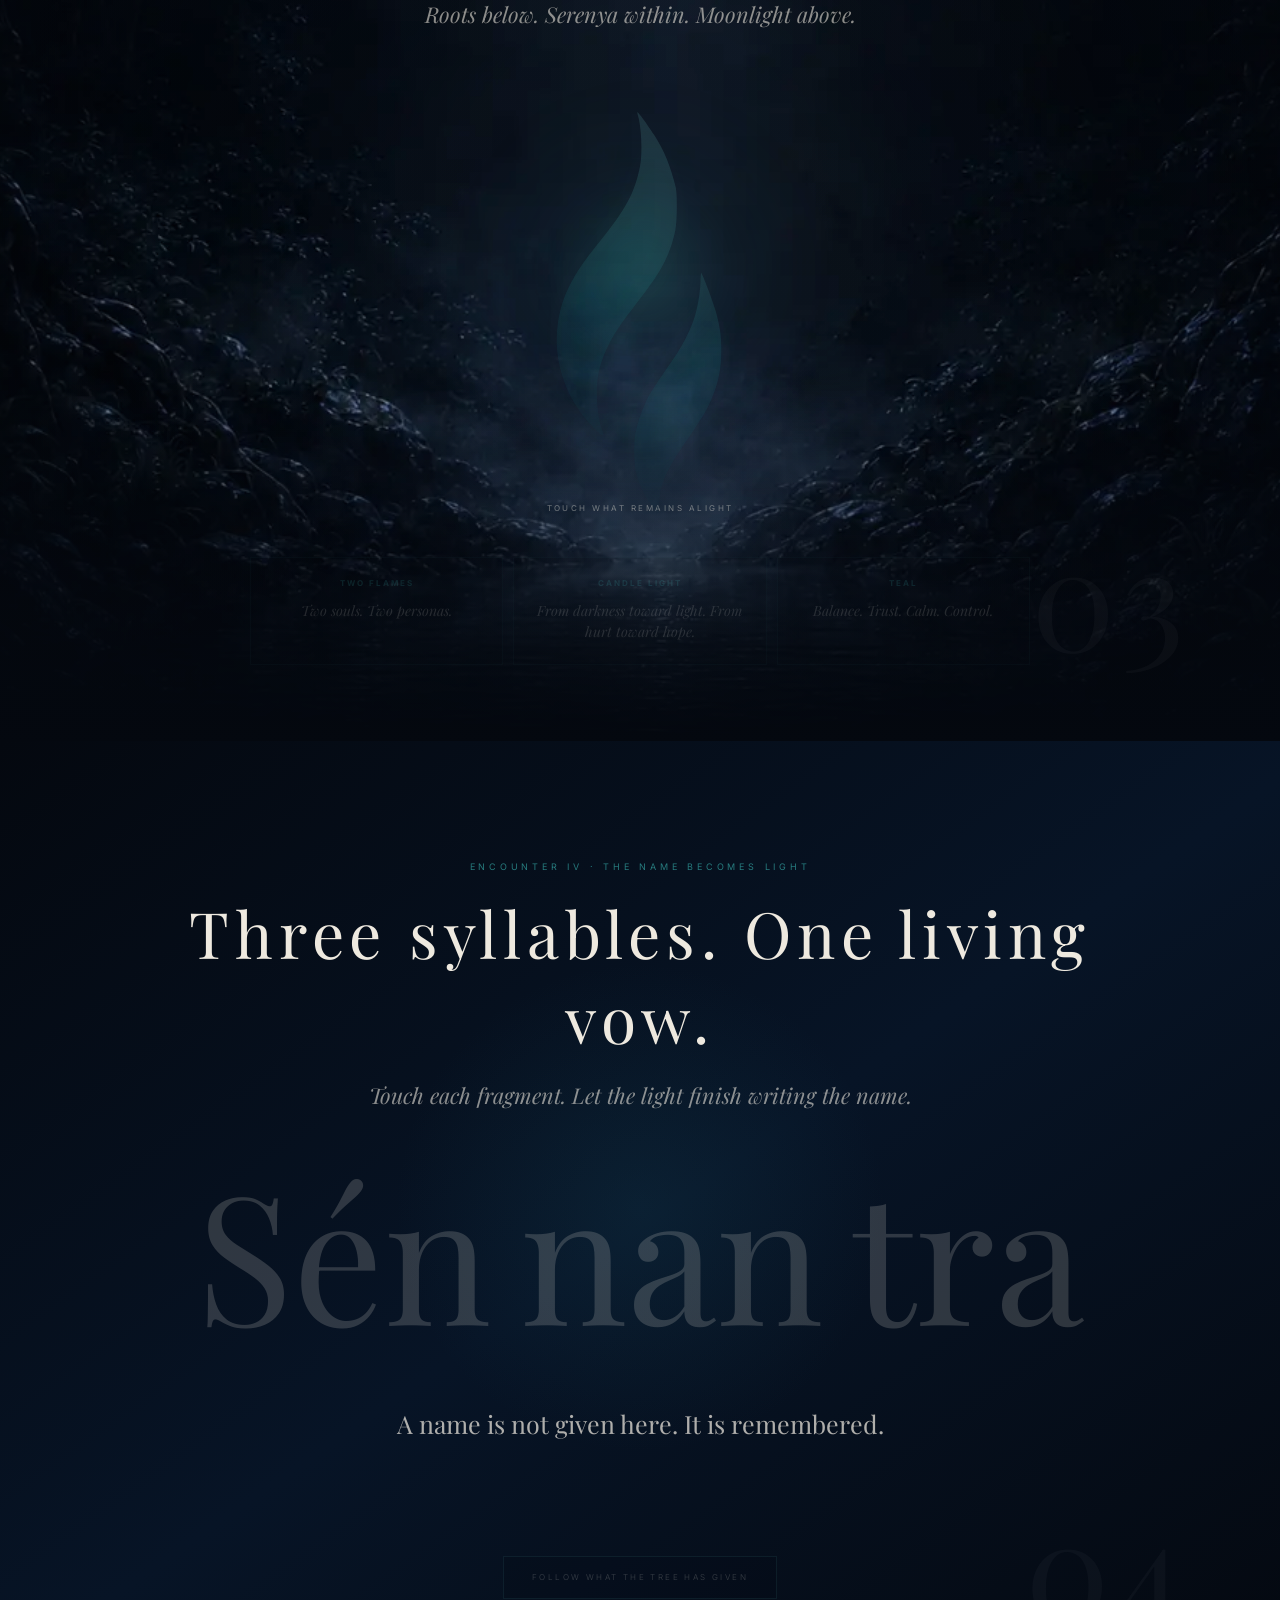
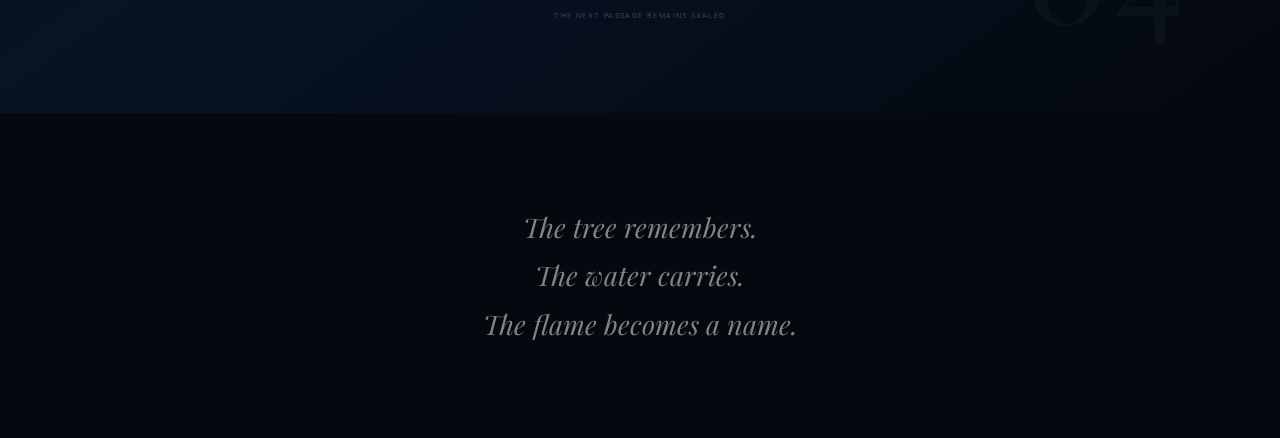
<file: lunaterra.html>
<!doctype html>
<html lang="en">
<head>
  <meta charset="utf-8">
  <meta name="viewport" content="width=device-width,initial-scale=1,viewport-fit=cover">
  <meta name="theme-color" content="#04080f">
  <title>SÉNANTRA — Lunaterra, The Living Soul</title>
  <meta name="description" content="Enter Lunaterra, the living soul of Sénantra—where the tree remembers, Serenya carries, and the Teal Flame becomes a name.">
  <link rel="icon" href="favicon_senantra.png" media="(prefers-color-scheme: dark)">
  <link rel="icon" href="favicon_senantra_white.png" media="(prefers-color-scheme: light)">
  <link rel="apple-touch-icon" href="favicon_senantra.png">
  <link rel="preconnect" href="https://fonts.googleapis.com">
  <link rel="preconnect" href="https://fonts.gstatic.com" crossorigin>
  <link href="https://fonts.googleapis.com/css2?family=Inter:wght@200;300;400&family=Playfair+Display:ital,wght@0,300;0,400;1,300;1,400&display=swap" rel="stylesheet">
  <link rel="preload" as="video" href="assets/lunaterra/lunaterra-hero-desktop.mp4" media="(min-width: 681px)" type="video/mp4">
  <link rel="preload" as="video" href="assets/lunaterra/lunaterra-hero-mobile.mp4" media="(max-width: 680px)" type="video/mp4">
  <style>
    *,*::before,*::after{box-sizing:border-box}
    :root{
      --night:#04080f;
      --midnight:#060d1a;
      --ocean:#0a1628;
      --teal:#45ded6;
      --teal-bright:#8af8f0;
      --teal-soft:rgba(69,222,214,.52);
      --ivory:#eee9df;
      --muted:rgba(238,233,223,.58);
      --line:rgba(112,226,220,.18);
      --ease:cubic-bezier(.2,.72,.2,1);
    }
    html{scroll-behavior:smooth;background:var(--night)}
    body{margin:0;color:var(--ivory);background:var(--night);font-family:Inter,sans-serif;overflow-x:hidden}
    body::after{
      content:"";position:fixed;inset:0;z-index:90;pointer-events:none;opacity:.027;
      background-image:url("data:image/svg+xml,%3Csvg viewBox='0 0 180 180' xmlns='http://www.w3.org/2000/svg'%3E%3Cfilter id='n'%3E%3CfeTurbulence type='fractalNoise' baseFrequency='.88' numOctaves='3' stitchTiles='stitch'/%3E%3C/filter%3E%3Crect width='100%25' height='100%25' filter='url(%23n)'/%3E%3C/svg%3E")
    }
    button,a{font:inherit}
    button{color:inherit}
    a{color:inherit}
    .brand{
      position:fixed;z-index:100;top:22px;left:28px;display:flex;align-items:center;gap:11px;
      text-decoration:none;filter:drop-shadow(0 0 18px rgba(57,217,209,.16))
    }
    .brand img{width:17px;height:36px;object-fit:contain}
    .brand span{font-family:"Playfair Display",serif;font-size:13px;letter-spacing:.04em}
    .chapter-control{
      position:fixed;z-index:100;top:22px;right:28px;display:flex;align-items:center;gap:18px
    }
    .chapter{color:rgba(238,233,223,.36);font-size:8px;letter-spacing:.31em;text-transform:uppercase}
    .sound-toggle{
      display:inline-flex;align-items:center;gap:10px;min-height:38px;padding:0 13px;border:1px solid rgba(112,226,220,.16);
      border-radius:999px;background:rgba(4,8,15,.5);color:rgba(238,233,223,.46);cursor:pointer;
      font-size:7px;letter-spacing:.24em;text-transform:uppercase;backdrop-filter:blur(9px);
      transition:border-color .45s,color .45s,box-shadow .45s,background .45s
    }
    .sound-toggle svg{width:13px;height:13px;fill:none;stroke:currentColor;stroke-width:1.4}
    .sound-toggle:hover,.sound-toggle:focus-visible,.sound-toggle.active{
      color:var(--teal-bright);border-color:rgba(69,222,214,.52);background:rgba(7,28,39,.76);
      box-shadow:0 0 24px rgba(69,222,214,.1);outline:none
    }
    .progress{
      position:fixed;z-index:80;right:29px;top:50%;transform:translateY(-50%);
      display:grid;gap:12px
    }
    .progress a{
      width:5px;height:5px;border-radius:50%;background:rgba(238,233,223,.2);
      text-decoration:none;transition:transform .45s,background .45s,box-shadow .45s
    }
    .progress a.active{transform:scale(1.5);background:var(--teal);box-shadow:0 0 12px rgba(69,222,214,.75)}
    .scene{
      position:relative;isolation:isolate;min-height:100svh;overflow:hidden;
      display:grid;align-items:center;padding:112px clamp(24px,7vw,120px) 84px
    }
    .scene-media{position:absolute;inset:-3%;z-index:-5;width:106%;height:106%;will-change:transform}
    .scene-media img{display:block;width:100%;height:100%;object-fit:cover}
    .hero-video{z-index:-4;display:block;object-fit:cover;opacity:0;transition:opacity 1.4s ease}
    .hero-video.ready{opacity:1}
    .shade{position:absolute;inset:0;z-index:-3;pointer-events:none}
    .eyebrow{margin:0 0 18px;color:var(--teal-soft);font-size:9px;letter-spacing:.42em;text-transform:uppercase}
    h1,h2,h3,p{margin-top:0}
    h1,h2,h3{font-family:"Playfair Display",serif;font-weight:300}
    .display{font-size:clamp(48px,7.1vw,108px);line-height:.95;letter-spacing:.06em;margin-bottom:22px}
    .lead{font-family:"Playfair Display",serif;font-style:italic;font-weight:300;color:var(--muted);line-height:1.75;font-size:clamp(16px,1.7vw,22px)}
    .reveal{opacity:0;transform:translateY(25px);transition:opacity 1.15s var(--ease),transform 1.15s var(--ease)}
    .reveal.visible{opacity:1;transform:none}
    .fine-line{width:78px;height:1px;background:linear-gradient(90deg,var(--teal),transparent);margin:26px 0}
    .ghost-number{
      position:absolute;right:clamp(30px,7vw,120px);bottom:54px;font-family:"Playfair Display",serif;
      font-size:clamp(68px,11vw,160px);font-weight:300;color:rgba(238,233,223,.035);letter-spacing:.04em
    }

    /* Arrival */
    .arrival{place-items:end start}
    .arrival .shade{
      background:
        linear-gradient(90deg,rgba(4,8,15,.86) 0%,rgba(4,8,15,.5) 32%,transparent 64%),
        linear-gradient(0deg,#04080f 0%,rgba(4,8,15,.28) 29%,rgba(4,8,15,.18) 100%)
    }
    .arrival-copy{width:min(650px,100%);padding-bottom:4vh}
    .arrival .display span{display:block;font-size:.42em;line-height:1.35;letter-spacing:.18em;color:rgba(238,233,223,.58)}
    .scroll-cue{
      display:inline-flex;align-items:center;gap:14px;margin-top:28px;text-decoration:none;
      color:rgba(238,233,223,.43);font-size:8px;letter-spacing:.3em;text-transform:uppercase
    }
    .scroll-cue::before{content:"";width:38px;height:1px;background:var(--teal-soft)}
    /* Tree encounter */
    .tree-stage{min-height:118svh;align-items:end}
    .tree-stage .shade{
      background:
        radial-gradient(circle at 57% 48%,transparent 0 22%,rgba(4,8,15,.18) 50%,rgba(4,8,15,.82) 100%),
        linear-gradient(0deg,#04080f 0%,transparent 35%,rgba(4,8,15,.22))
    }
    .tree-copy{position:relative;z-index:8;width:min(460px,100%);padding-bottom:3vh}
    .tree-copy h2{font-size:clamp(42px,5.5vw,80px);letter-spacing:.08em;margin-bottom:16px}
    .tree-copy .lead{max-width:400px}
    .memory-panel{
      min-height:94px;margin-top:30px;padding:18px 20px;border-left:1px solid var(--teal-soft);
      background:linear-gradient(90deg,rgba(4,8,15,.72),transparent);
      transition:opacity .6s,transform .6s;opacity:.34
    }
    .memory-panel.awake{opacity:1;transform:translateX(5px)}
    .memory-label{display:block;color:var(--teal-soft);font-size:7px;letter-spacing:.28em;margin-bottom:9px;text-transform:uppercase}
    .memory-text{margin:0;font-family:"Playfair Display",serif;font-style:italic;font-size:16px;line-height:1.65;color:rgba(238,233,223,.75)}
    .tree-energy{
      position:absolute;z-index:1;inset:0;width:100%;height:100%;pointer-events:none;
      filter:drop-shadow(0 0 8px rgba(69,222,214,.42))
    }
    .tree-energy path{
      fill:none;stroke:url(#treeLight);stroke-width:1.3;stroke-linecap:round;
      stroke-dasharray:1 13;opacity:0;transition:opacity 1.1s
    }
    .tree-stage.has-memory .tree-energy path{opacity:.52;animation:root-flow 8s linear infinite}
    .tree-stage.has-memory .tree-energy .branch{animation-duration:11s}
    @keyframes root-flow{to{stroke-dashoffset:-140}}
    .hotspot{
      position:absolute;z-index:7;width:44px;height:44px;border:1px solid rgba(69,222,214,.3);
      border-radius:50%;background:rgba(4,8,15,.38);cursor:pointer;backdrop-filter:blur(4px);
      transition:transform .5s var(--ease),border-color .5s,box-shadow .5s,background .5s
    }
    .hotspot::before{content:"";position:absolute;inset:14px;border-radius:50%;background:var(--teal);box-shadow:0 0 13px rgba(69,222,214,.8)}
    .hotspot::after{
      content:attr(data-label);position:absolute;left:50%;top:54px;transform:translateX(-50%);
      white-space:nowrap;color:rgba(238,233,223,.45);font-size:7px;letter-spacing:.24em;text-transform:uppercase
    }
    .hotspot:hover,.hotspot:focus-visible,.hotspot.active{
      transform:scale(1.1);border-color:var(--teal);box-shadow:0 0 28px rgba(69,222,214,.18);
      background:rgba(17,73,80,.28);outline:none
    }
    .hotspot.canopy{left:63%;top:28%}
    .hotspot.trunk{left:55%;top:55%}
    .hotspot.roots{left:50%;top:74%}

    /* Serenya */
    .serenya{place-items:center end}
    .serenya .shade{
      background:
        linear-gradient(90deg,rgba(4,8,15,.2),rgba(4,8,15,.16) 45%,rgba(4,8,15,.88) 100%),
        linear-gradient(0deg,#04080f,transparent 34%,rgba(4,8,15,.22))
    }
    .serenya-copy{width:min(520px,100%);text-align:right;position:relative;z-index:6}
    .serenya h2{font-size:clamp(54px,7vw,102px);letter-spacing:.12em;margin-bottom:18px}
    .serenya .fine-line{margin-left:auto;background:linear-gradient(90deg,transparent,var(--teal))}
    .serenya-fragment{
      min-height:100px;margin-top:28px;padding:20px 0 18px 25px;border-right:1px solid var(--teal-soft);
      color:rgba(238,233,223,.76);font-family:"Playfair Display",serif;font-style:italic;
      font-size:clamp(16px,1.5vw,20px);line-height:1.7
    }
    .serenya-line{display:block;opacity:.18;transform:translateY(7px);transition:opacity .9s var(--ease),transform .9s var(--ease)}
    .serenya-line+.serenya-line{margin-top:4px}
    .serenya-line.revealed{opacity:1;transform:none}
    .water-field{position:absolute;z-index:4;inset:42% 0 0;cursor:crosshair}
    .ripple{
      position:absolute;width:18px;height:8px;border:1px solid rgba(138,248,240,.7);
      border-radius:50%;transform:translate(-50%,-50%) scale(.2);pointer-events:none;
      animation:ripple 1.8s ease-out forwards
    }
    @keyframes ripple{to{opacity:0;transform:translate(-50%,-50%) scale(8)}}
    .water-prompt{
      position:absolute;z-index:6;left:clamp(24px,7vw,120px);bottom:64px;color:rgba(238,233,223,.4);
      font-size:8px;letter-spacing:.3em;text-transform:uppercase
    }

    /* Flame */
    .flame-scene{place-items:center}
    .flame-scene .shade{
      background:
        radial-gradient(circle at 50% 48%,rgba(6,13,26,.02) 0 19%,rgba(4,8,15,.18) 45%,rgba(4,8,15,.8) 100%),
        linear-gradient(0deg,#04080f,transparent 35%,rgba(4,8,15,.18))
    }
    .flame-experience{position:relative;z-index:5;text-align:center;width:min(920px,100%)}
    .flame-experience h2{font-size:clamp(40px,5.4vw,76px);letter-spacing:.1em;margin-bottom:8px}
    .flame-experience .lead{margin-inline:auto;max-width:600px}
    .living-flame{
      display:grid;place-items:center;position:relative;width:min(330px,72vw);aspect-ratio:1/1.16;
      margin:30px auto 18px;border:0;background:none;cursor:pointer
    }
    .living-flame::before{
      content:"";position:absolute;width:112%;aspect-ratio:1;border-radius:50%;
      background:radial-gradient(circle,rgba(69,222,214,.16) 0,rgba(35,85,130,.055) 35%,transparent 69%);
      filter:blur(18px);animation:flame-halo 7.4s ease-in-out infinite
    }
    .living-flame::after{
      content:"";position:absolute;left:50%;bottom:5%;width:54%;height:12%;transform:translateX(-50%);
      border-radius:50%;background:radial-gradient(ellipse,rgba(69,222,214,.2),transparent 68%);filter:blur(11px);
      opacity:.22;transition:opacity 1.6s ease
    }
    .flame-svg{position:relative;width:58%;height:auto;overflow:visible;filter:drop-shadow(0 0 20px rgba(69,222,214,.16))}
    .flame-tongue{
      fill:url(#livingFill);stroke:none;
      transform-box:fill-box;transform-origin:50% 100%;opacity:.17;
      transition:opacity 1.2s,transform 1.45s var(--ease),filter 1.2s
    }
    .flame-large{transform:translateY(9px) scale(.96);transition-delay:.32s}
    .flame-small{transform:translateY(14px) scale(.93);transition-delay:.72s}
    .living-flame:hover .flame-large,.living-flame:focus-visible .flame-large{opacity:.58;transform:translateY(3px) scale(.985)}
    .living-flame:hover .flame-small,.living-flame:focus-visible .flame-small{opacity:.42;transform:translateY(6px) scale(.97)}
    .living-flame:focus-visible{outline:1px solid var(--teal);outline-offset:7px;border-radius:50%}
    .living-flame.awakened .flame-tongue{opacity:.94;transform:none;filter:drop-shadow(0 0 6px rgba(138,248,240,.48))}
    .living-flame.awakened::after{opacity:.48}
    .living-flame.awakened .flame-large{animation:large-breath 7.2s ease-in-out infinite}
    .living-flame.awakened .flame-small{animation:small-answer 5.6s 1.1s ease-in-out infinite}
    @keyframes flame-halo{50%{transform:scale(1.08);opacity:.68}}
    @keyframes large-breath{50%{transform:translateY(-2px) scale(1.012)}}
    @keyframes small-answer{50%{transform:translateY(-3px) scale(1.018);opacity:.78}}
    .flame-prompt{font-size:8px;letter-spacing:.31em;color:rgba(238,233,223,.43);text-transform:uppercase}
    .flame-meanings{display:grid;grid-template-columns:repeat(3,1fr);gap:10px;margin:34px auto 0;max-width:780px}
    .meaning{
      min-height:108px;padding:20px 14px;border:1px solid rgba(112,226,220,.1);background:rgba(4,8,15,.5);
      opacity:.24;transform:translateY(8px);transition:opacity .85s,transform .85s,border-color .85s
    }
    .meaning.revealed{opacity:1;transform:none;border-color:rgba(112,226,220,.25)}
    .meaning b{display:block;color:var(--teal-soft);font-size:8px;letter-spacing:.25em;margin-bottom:12px}
    .meaning span{font-family:"Playfair Display",serif;font-style:italic;color:var(--muted);font-size:14px;line-height:1.55}

    /* Name */
    .name-scene{
      min-height:108svh;text-align:center;place-items:center;
      background:
        radial-gradient(circle at 50% 48%,rgba(28,88,110,.18),transparent 30%),
        linear-gradient(145deg,#04080f,#071426 50%,#04080f)
    }
    .name-inner{width:min(1060px,100%);position:relative}
    .name-inner h2{font-size:clamp(38px,5vw,70px);letter-spacing:.09em;margin-bottom:16px}
    .name-word{display:flex;align-items:center;justify-content:center;margin:65px auto 45px;isolation:isolate}
    .syllable{
      position:relative;border:0;background:none;padding:0 .08em;color:rgba(238,233,223,.18);
      font-family:"Playfair Display",serif;font-size:clamp(72px,14vw,188px);font-weight:300;line-height:.8;
      cursor:pointer;transition:color .9s,text-shadow .9s,transform .9s var(--ease)
    }
    .syllable::after{
      content:"";position:absolute;height:1px;left:16%;right:16%;bottom:-21px;
      background:linear-gradient(90deg,transparent,var(--teal),transparent);opacity:0;transform:scaleX(.3);transition:.8s
    }
    .syllable:hover,.syllable:focus-visible,.syllable.active,.syllable.awakened{
      color:var(--ivory);text-shadow:0 0 38px rgba(69,222,214,.23);transform:translateY(-4px);outline:none
    }
    .syllable.active::after,.syllable.awakened::after{opacity:1;transform:scaleX(1)}
    .syllable-content{min-height:112px;display:grid;place-items:center}
    .syllable-content p{margin:0;max-width:650px;font-family:"Playfair Display",serif;font-size:clamp(18px,2vw,25px);line-height:1.7;color:rgba(238,233,223,.73)}
    .syllable-content strong{font-style:italic;font-weight:300;color:var(--teal-bright)}
    .name-finale{
      opacity:0;transform:translateY(12px);transition:opacity 1.2s,transform 1.2s var(--ease);
      font-family:"Playfair Display",serif;font-style:italic;color:var(--muted);font-size:17px;line-height:1.7
    }
    .name-finale.visible{opacity:1;transform:none}
    .archive-cta{
      display:inline-block;margin-top:30px;padding:15px 28px;border:1px solid rgba(238,233,223,.22);
      color:rgba(238,233,223,.52);text-decoration:none;font-size:8px;letter-spacing:.3em;text-transform:uppercase;
      transition:border-color .4s,color .4s,box-shadow .4s
    }
    .archive-cta:hover,.archive-cta:focus-visible{border-color:var(--teal);color:var(--teal);box-shadow:0 0 28px rgba(69,222,214,.1);outline:none}
    .archive-cta[aria-disabled="true"]{opacity:.38;cursor:not-allowed;box-shadow:none}
    .archive-note{display:block;margin-top:12px;color:rgba(238,233,223,.25);font-size:7px;letter-spacing:.2em;text-transform:uppercase}
    .outro{padding:90px 24px;text-align:center;background:#04080f}
    .outro p{margin:0;font-family:"Playfair Display",serif;font-style:italic;color:rgba(238,233,223,.55);font-size:clamp(18px,2.2vw,27px);line-height:1.8}

    @media(max-width:800px){
      .chapter{display:none}
      .chapter-control{top:16px;right:15px}
      .sound-toggle span{display:none}
      .sound-toggle{width:38px;padding:0;justify-content:center}
      .progress{right:15px}
      .scene{padding-inline:clamp(18px,5vw,28px)}
      .ghost-number{display:none}

      .arrival{min-height:100svh;place-items:end center;text-align:center}
      .arrival .scene-media{inset:0;width:100%;height:100%}
      .arrival .shade{
        background:
          linear-gradient(0deg,#04080f 0%,rgba(4,8,15,.84) 27%,rgba(4,8,15,.2) 56%,rgba(4,8,15,.08) 100%)
      }
      .arrival-copy{width:min(390px,100%);padding-bottom:max(38px,5svh)}
      .arrival .display{font-size:clamp(42px,12vw,58px);line-height:1}
      .arrival .display span{font-size:.42em;line-height:1.5}
      .arrival .lead{font-size:15px;line-height:1.55;margin-inline:auto}
      .arrival .lead br{display:none}
      .scroll-cue{justify-content:center;margin-top:20px}

      .tree-stage{min-height:126svh;align-items:end;padding-top:70svh}
      .tree-stage .scene-media{inset:0;width:100%;height:100%}
      .tree-stage .shade{
        background:linear-gradient(0deg,#04080f 0%,rgba(4,8,15,.9) 38%,rgba(4,8,15,.12) 68%,rgba(4,8,15,.16))
      }
      .tree-copy{
        width:100%;padding:28px 20px 16px;margin-inline:auto;text-align:center;
        background:linear-gradient(180deg,rgba(4,8,15,.05),rgba(4,8,15,.82) 18%,rgba(4,8,15,.94));
        border-top:1px solid rgba(69,222,214,.08)
      }
      .tree-copy h2{font-size:clamp(40px,12vw,54px)}
      .tree-copy .lead{margin-inline:auto;font-size:15px;line-height:1.55}
      .memory-panel{text-align:left;margin-top:20px;min-height:104px}
      .hotspot{width:40px;height:40px}
      .hotspot::before{inset:13px}
      .hotspot::after{
        display:block;left:calc(100% + 9px);top:50%;transform:translateY(-50%);
        font-size:6px;letter-spacing:.2em
      }
      .hotspot.canopy{left:62%;top:20svh}
      .hotspot.trunk{left:53%;top:40svh}
      .hotspot.roots{left:43%;top:57svh}
      .hotspot.roots::after{left:auto;right:calc(100% + 9px)}
      .tree-energy{display:none}

      .serenya{min-height:108svh;place-items:end center;text-align:center;padding-top:58svh}
      .serenya .scene-media{inset:0;width:100%;height:100%}
      .serenya .shade{
        background:linear-gradient(0deg,#04080f 0%,rgba(4,8,15,.9) 42%,rgba(4,8,15,.12) 73%,rgba(4,8,15,.18))
      }
      .serenya-copy{
        width:100%;padding:25px 18px 28px;text-align:center;
        background:linear-gradient(180deg,rgba(4,8,15,.04),rgba(4,8,15,.86) 20%,rgba(4,8,15,.95))
      }
      .serenya h2{font-size:clamp(46px,14vw,62px);margin-bottom:12px}
      .serenya .lead{font-size:15px;line-height:1.55}
      .serenya-fragment{
        min-height:110px;margin-top:20px;padding:17px 16px;border:1px solid rgba(69,222,214,.14);
        background:rgba(4,8,15,.58);font-size:15px;line-height:1.55
      }
      .water-prompt{left:50%;transform:translateX(-50%);bottom:19px;white-space:nowrap;font-size:6px}
      .water-field{inset:30% 0 0}

      .flame-scene{min-height:auto;padding-top:112px;padding-bottom:88px}
      .flame-experience h2{font-size:clamp(34px,10vw,44px);line-height:1.08;letter-spacing:.06em}
      .flame-experience .lead{font-size:15px;line-height:1.55}
      .living-flame{width:min(220px,58vw);margin:18px auto 12px}
      .flame-meanings{grid-template-columns:1fr;gap:8px;max-width:420px;margin-top:22px}
      .meaning{min-height:auto;padding:15px 14px}
      .meaning b{margin-bottom:7px}

      .name-scene{min-height:auto;padding-top:116px;padding-bottom:88px}
      .name-inner h2{font-size:clamp(34px,10vw,44px);line-height:1.08}
      .name-inner .lead{font-size:15px;line-height:1.55}
      .name-word{flex-direction:column;gap:13px;margin:40px auto 34px}
      .syllable{font-size:clamp(68px,22vw,90px);line-height:.85;padding:.02em .1em}
      .syllable::after{bottom:-6px}
      .syllable-content{min-height:122px}
      .syllable-content p{font-size:18px;line-height:1.55}
      .archive-cta{line-height:1.55;padding-inline:18px}
    }
    @media(max-width:560px){
      .brand{top:17px;left:18px}.brand img{width:15px;height:32px}.brand span{font-size:12px}
      .scene{padding-left:18px;padding-right:18px}
      .eyebrow{font-size:7px;line-height:1.6;letter-spacing:.3em}
      .lead{font-size:15px}
      .hotspot::after{display:block}
      .memory-text{font-size:14px}
      .flame-prompt{font-size:6px}
    }
    @media(prefers-reduced-motion:reduce){
      html{scroll-behavior:auto}
      *,*::before,*::after{animation:none!important;transition-duration:.01ms!important}
      .scene-media{transform:none!important}
      .reveal{opacity:1;transform:none}
    }
  </style>
  <link rel="stylesheet" href="assets/senantra-ui.css">
  <link rel="stylesheet" href="assets/senantra-nav.css">
  <style>
    .mobile-ritual-cue,.memory-close,.tree-completion{display:none}

    @media(max-width:800px){
      .tree-stage{
        display:block;min-height:100svh;height:100svh;padding:0;overflow:hidden;
        scroll-margin-top:0
      }
      .tree-stage .scene-media{inset:0;width:100%;height:100%;transform:none!important}
      .tree-stage .scene-media img{object-position:center center}
      .tree-stage .shade{
        z-index:-3;background:
          linear-gradient(180deg,rgba(4,8,15,.25) 0%,rgba(4,8,15,.03) 34%,rgba(4,8,15,.18) 66%,rgba(4,8,15,.78) 100%),
          radial-gradient(circle at 53% 48%,transparent 0 31%,rgba(4,8,15,.18) 76%,rgba(4,8,15,.52) 100%);
        transition:background .7s var(--ease)
      }
      .tree-stage.mobile-memory-open .shade{
        background:
          linear-gradient(180deg,rgba(4,8,15,.38),rgba(4,8,15,.2) 55%,rgba(4,8,15,.76)),
          radial-gradient(circle at 53% 48%,transparent 0 25%,rgba(4,8,15,.36) 80%)
      }
      .tree-copy{
        position:absolute;z-index:8;inset:auto 20px max(25px,env(safe-area-inset-bottom)) 20px;
        width:auto;padding:0;margin:0;text-align:left;background:none;border:0;pointer-events:none
      }
      .tree-copy .eyebrow{
        margin:0 0 12px;font-size:7px;letter-spacing:.32em;color:rgba(138,248,240,.64)
      }
      .tree-copy>h2,.tree-copy>.lead{display:none}
      .mobile-ritual-cue{
        display:flex;align-items:center;gap:11px;margin:0;color:rgba(238,233,223,.5);
        font-size:7px;letter-spacing:.28em;text-transform:uppercase
      }
      .mobile-ritual-cue::before{content:"";width:28px;height:1px;background:rgba(69,222,214,.56)}

      .hotspot{
        width:48px;height:48px;border-color:transparent;background:transparent;backdrop-filter:none;
        box-shadow:none;touch-action:manipulation
      }
      .hotspot::before{
        inset:18px;background:var(--teal);box-shadow:0 0 11px rgba(69,222,214,.72);
        transition:transform .5s var(--ease),box-shadow .5s
      }
      .hotspot::after{
        display:block;left:50%;top:56px;right:auto;opacity:0;transform:translate(-50%,5px);
        color:rgba(238,233,223,.62);font-size:6px;letter-spacing:.22em;
        transition:opacity .45s,transform .45s
      }
      .hotspot:hover{transform:none;border-color:transparent;box-shadow:none;background:transparent}
      .hotspot:focus-visible,.hotspot.active{
        transform:none;border-color:rgba(69,222,214,.62);background:rgba(4,8,15,.18);
        box-shadow:0 0 22px rgba(69,222,214,.14);outline:none
      }
      .hotspot.active::before{transform:scale(1.14);box-shadow:0 0 17px rgba(69,222,214,.92)}
      .hotspot.active::after{opacity:1;transform:translate(-50%,0)}
      .hotspot.visited:not(.active)::before{background:rgba(138,248,240,.7)}
      .hotspot.canopy{left:65%;top:24%}
      .hotspot.trunk{left:50%;top:47%}
      .hotspot.roots{left:45%;top:68%}
      .hotspot.roots::after{left:50%;right:auto}

      .memory-panel{
        position:fixed;z-index:140;left:0;right:0;bottom:0;min-height:0;max-height:38svh;
        margin:0;padding:27px 56px calc(25px + env(safe-area-inset-bottom)) 24px;
        text-align:left;border:1px solid rgba(69,222,214,.18);border-width:1px 0 0;
        border-radius:24px 24px 0 0;background:rgba(4,8,15,.94);backdrop-filter:blur(18px);
        box-shadow:0 -22px 70px rgba(0,0,0,.42);opacity:0;visibility:hidden;
        transform:translateY(105%);transition:opacity .45s,visibility .45s,transform .65s var(--ease);
        pointer-events:auto
      }
      .memory-panel.awake{
        opacity:1;visibility:visible;transform:translateY(0)
      }
      .memory-panel::before{
        content:"";display:block;width:34px;height:1px;margin:0 0 20px;background:var(--teal-soft)
      }
      .memory-label{font-size:7px;letter-spacing:.3em;margin-bottom:12px}
      .memory-text{font-size:clamp(16px,4.4vw,19px);line-height:1.65;color:rgba(238,233,223,.82)}
      .memory-close{
        display:grid;place-items:center;position:absolute;right:18px;top:18px;width:36px;height:36px;
        border:1px solid rgba(69,222,214,.2);border-radius:50%;background:rgba(4,8,15,.45);
        color:rgba(238,233,223,.62);cursor:pointer
      }
      .memory-close:focus-visible{outline:1px solid var(--teal);outline-offset:3px}

      .tree-completion{
        position:absolute;z-index:9;left:20px;right:20px;bottom:max(28px,env(safe-area-inset-bottom));
        display:block;padding:24px 20px 22px;text-align:center;border:1px solid rgba(69,222,214,.14);
        background:linear-gradient(180deg,rgba(4,8,15,.6),rgba(4,8,15,.9));backdrop-filter:blur(12px);
        opacity:0;visibility:hidden;transform:translateY(18px);pointer-events:none;
        transition:opacity .8s var(--ease),visibility .8s,transform .8s var(--ease)
      }
      .tree-completion h2{margin:0 0 9px;font-size:clamp(33px,9vw,45px);letter-spacing:.06em}
      .tree-completion p{margin:0 auto 19px;max-width:320px;font-family:"Playfair Display",serif;font-style:italic;color:var(--muted);font-size:14px;line-height:1.55}
      .tree-completion a{
        display:inline-flex;align-items:center;gap:10px;min-height:42px;padding:0 17px;border:1px solid rgba(69,222,214,.24);
        text-decoration:none;color:rgba(238,233,223,.72);font-size:7px;letter-spacing:.25em;text-transform:uppercase
      }
      .tree-completion a::before{content:"";width:20px;height:1px;background:var(--teal-soft)}
      .tree-stage.ritual-complete .tree-copy>.eyebrow,
      .tree-stage.ritual-complete .tree-copy>.mobile-ritual-cue{opacity:0;visibility:hidden}
      .tree-stage.ritual-complete .tree-completion{
        opacity:1;visibility:visible;transform:none;pointer-events:auto
      }
      .tree-stage.mobile-memory-open .tree-completion{opacity:0;visibility:hidden;pointer-events:none}
    }
  </style>
</head>
<body>
  <a class="brand" href="index.html" aria-label="Sénantra — return to Polaris">
    <img src="assets/teal-flame-logo.svg" alt="">
    <span>Sénantra</span>
  </a>
  <div class="chapter-control">
    <span class="chapter">The Soul · Lunaterra</span>
    <button class="sound-toggle" id="sound-toggle" type="button" aria-pressed="false" aria-label="Listen to the living soul">
      <span>Listen</span>
      <svg viewBox="0 0 20 20" aria-hidden="true"><path d="M3.5 8h3l4-3.2v10.4l-4-3.2h-3z"/><path d="M13.1 7.1a4.1 4.1 0 0 1 0 5.8M15.2 5.1a7 7 0 0 1 0 9.8"/></svg>
    </button>
  </div>
  <nav class="progress" aria-label="Lunaterra encounters">
    <a href="#arrival" aria-label="Arrival"></a>
    <a href="#lunaterra" aria-label="Lunaterra"></a>
    <a href="#serenya" aria-label="Serenya"></a>
    <a href="#teal-flame" aria-label="Teal Flame"></a>
    <a href="#the-name" aria-label="The Name"></a>
  </nav>

  <main>
    <section class="scene arrival" id="arrival" data-scene>
      <picture class="scene-media hero-poster" data-parallax=".035">
        <source media="(max-width:680px)" srcset="assets/lunaterra/lunaterra-mobile.webp">
        <img src="assets/lunaterra/lunaterra-desktop.webp" alt="The ancient Lunaterra tree sheltering Serenya beneath a midnight sky" fetchpriority="high">
      </picture>
      <video class="scene-media hero-video" id="hero-video" data-parallax=".035" autoplay muted loop playsinline preload="metadata" poster="assets/lunaterra/lunaterra-desktop.webp" aria-label="Lunaterra's canopy moving softly above the flowing Serenya spring">
        <source media="(max-width:680px)" src="assets/lunaterra/lunaterra-hero-mobile.mp4" type="video/mp4">
        <source src="assets/lunaterra/lunaterra-hero-desktop.mp4" type="video/mp4">
      </video>
      <div class="shade"></div>
      <div class="arrival-copy">
        <p class="eyebrow reveal">The Soul · Encounter 00</p>
        <h1 class="display reveal">Lunaterra<span>The Living Soul</span></h1>
        <p class="lead reveal">Not planted when the storm was won—<br>but when someone chose not to give up.</p>
        <a class="scroll-cue reveal" href="#lunaterra">Approach the living archive</a>
      </div>
      <span class="ghost-number" aria-hidden="true">00</span>
    </section>

    <section class="scene tree-stage" id="lunaterra" data-scene>
      <picture class="scene-media" data-parallax=".025">
        <source media="(max-width:680px)" srcset="assets/lunaterra/lunaterra-mobile.webp">
        <img src="assets/lunaterra/lunaterra-desktop.webp" alt="" loading="lazy">
      </picture>
      <div class="shade"></div>
      <svg class="tree-energy" viewBox="0 0 1000 667" preserveAspectRatio="none" aria-hidden="true">
        <defs><linearGradient id="treeLight"><stop stop-color="#2aaeb1" stop-opacity=".08"/><stop offset=".52" stop-color="#8af8f0"/><stop offset="1" stop-color="#2aaeb1" stop-opacity=".06"/></linearGradient></defs>
        <path class="branch" d="M554 528 C552 465 547 401 559 345 C567 303 619 273 679 244"/>
        <path class="branch" d="M555 430 C537 376 510 331 460 291 C424 262 386 245 343 233"/>
        <path class="branch" d="M558 390 C586 330 605 280 603 218"/>
        <path d="M555 531 C530 553 494 571 438 586 C390 598 348 608 310 629"/>
        <path d="M558 533 C590 561 633 580 687 596 C736 610 782 622 830 642"/>
        <path d="M548 535 C536 582 536 617 541 663"/>
      </svg>
      <button class="hotspot canopy" type="button" data-label="Canopy" data-memory="The canopy does not erase the storm. It remembers how to become shelter after it." aria-label="Listen to the memory in Lunaterra's canopy" aria-pressed="false"></button>
      <button class="hotspot trunk" type="button" data-label="Trunk" data-memory="The trunk stands because every season was allowed to leave its mark." aria-label="Listen to the memory in Lunaterra's trunk" aria-pressed="false"></button>
      <button class="hotspot roots" type="button" data-label="Roots" data-memory="From roots unseen, the vastness of the universe is measured." aria-label="Listen to the memory beneath Lunaterra's roots" aria-pressed="false"></button>
      <div class="tree-copy">
        <p class="eyebrow reveal">Encounter I · The Living Archive</p>
        <h2 class="reveal">The tree remembers.</h2>
        <p class="lead reveal">Touch a living point. What awakens is not information—it is memory, still becoming light.</p>
        <p class="mobile-ritual-cue" aria-hidden="true">Touch a living point</p>
        <div class="memory-panel" role="dialog" aria-labelledby="tree-memory-label" aria-describedby="tree-memory-text" aria-live="polite">
          <button class="memory-close" type="button" aria-label="Close this memory">×</button>
          <span class="memory-label" id="tree-memory-label">A sleeping memory</span>
          <p class="memory-text" id="tree-memory-text">Some roots are not meant to be seen. Only trusted.</p>
        </div>
      </div>
      <div class="tree-completion" aria-live="polite">
        <h2>The tree remembers.</h2>
        <p>What awakened was never information. It was memory, still becoming light.</p>
        <a href="#serenya">Follow what the roots carry</a>
      </div>
      <span class="ghost-number" aria-hidden="true">01</span>
    </section>

    <section class="scene serenya" id="serenya" data-scene>
      <picture class="scene-media" data-parallax=".025">
        <source media="(max-width:680px)" srcset="assets/lunaterra/serenya-mobile.webp">
        <img src="assets/lunaterra/serenya-desktop.webp" alt="Serenya flowing quietly through the midnight valley of Sénantra" loading="lazy">
      </picture>
      <div class="shade"></div>
      <div class="water-field" id="water-field" role="button" tabindex="0" aria-label="Touch Serenya to reveal its next memory"></div>
      <div class="serenya-copy">
        <p class="eyebrow reveal">Encounter II · What The Roots Carry</p>
        <h2 class="reveal">Serenya</h2>
        <p class="lead reveal">It is never seen from afar. It can only be heard.</p>
        <p class="serenya-fragment reveal" id="serenya-fragment" aria-live="polite">
          <span class="serenya-line revealed">The water is listening.</span>
          <span class="serenya-line">Touch Serenya to follow a memory.</span>
        </p>
      </div>
      <span class="water-prompt">Touch the water · follow the memory</span>
      <span class="ghost-number" aria-hidden="true">02</span>
    </section>

    <section class="scene flame-scene" id="teal-flame" data-scene>
      <picture class="scene-media" data-parallax=".02">
        <source media="(max-width:680px)" srcset="assets/lunaterra/flame-sanctuary-mobile.webp">
        <img src="assets/lunaterra/flame-sanctuary-desktop.webp" alt="A quiet forest sanctuary where moonlight meets Serenya" loading="lazy">
      </picture>
      <div class="shade"></div>
      <div class="flame-experience">
        <p class="eyebrow reveal">Encounter III · The Light That Remained</p>
        <h2 class="reveal">Born where three memories meet.</h2>
        <p class="lead reveal">Roots below. Serenya within. Moonlight above.</p>
        <button class="living-flame reveal" id="living-flame" type="button" aria-label="Awaken the Teal Flame">
          <svg class="flame-svg" viewBox="72 72 52 116" role="img" aria-label="The canonical Sénantra Teal Flame">
            <defs>
              <linearGradient id="livingFill" x1="84" y1="183" x2="115" y2="86" gradientUnits="userSpaceOnUse">
                <stop stop-color="#052634" stop-opacity=".68"/>
                <stop offset=".52" stop-color="#168c91" stop-opacity=".82"/>
                <stop offset="1" stop-color="#8af8f0" stop-opacity=".72"/>
              </linearGradient>
            </defs>
            <path class="flame-tongue flame-small" d="m 101.16525,183.07471 c -2.571232,-3.30361 -4.346082,-7.02598 -5.250102,-11.01098 -0.59973,-2.64366 -0.71947,-8.23582 -0.23637,-11.03854 0.57743,-3.34989 1.73407,-6.93891 3.27444,-10.16047 1.272982,-2.66235 2.530602,-4.62902 7.931762,-12.40372 3.7411,-5.38514 6.30104,-10.72086 7.38556,-15.39381 0.74381,-3.20493 1.17597,-6.31949 1.21108,-8.72815 0.0199,-1.36705 0.10855,-2.48554 0.19694,-2.48554 0.32174,0 3.75781,9.03919 4.49292,11.81944 1.25468,4.74528 1.6085,7.26372 1.61736,11.51203 0.0116,5.57334 -0.89395,10.00136 -3.0818,15.06931 -1.59609,3.69718 -3.26382,6.41543 -8.96812,14.61719 -3.03528,4.36418 -5.31007,8.82297 -6.16237,12.07878 -0.25365,0.96893 -0.53574,3.0882 -0.62687,4.70949 -0.0911,1.62128 -0.26148,2.94779 -0.37856,2.94779 -0.11708,0 -0.74972,-0.68977 -1.40587,-1.53282 z"/>
            <path class="flame-tongue flame-large" d="M 84.401518,165.22222 c -7.96681,-8.10202 -11.9061,-19.73256 -10.30114,-30.41356 1.21857,-8.10957 4.32866,-14.24423 11.99025,-23.65078 7.98192,-9.79983 10.64143,-14.738312 12.13597,-22.53542 0.73406,-3.829688 0.41537,-11.423734 -0.62469,-14.885481 -0.14235,-0.473798 -0.21922,-0.900994 -0.17082,-0.949325 0.2048,-0.204521 2.625412,3.07749 4.907862,6.65437 3.03727,4.75977 4.8321,9.103619 6.34326,15.351918 0.51895,2.145714 0.44034,10.113658 -0.12623,12.794668 -1.38008,6.53061 -3.78401,11.39402 -9.052382,18.31395 -1.52322,2.00074 -4.05883,5.33111 -5.63467,7.40084 -4.56314,5.99326 -7.47502,12.41255 -8.12716,17.91648 -0.5345,4.51102 0.0338,11.28971 1.21112,14.44652 1.07734,2.88871 0.65332,2.81489 -2.55137,-0.44418 z"/>
          </svg>
        </button>
        <span class="flame-prompt" id="flame-prompt">Touch what remains alight</span>
        <div class="flame-meanings">
          <div class="meaning"><b>TWO FLAMES</b><span>Two souls. Two personas.</span></div>
          <div class="meaning"><b>CANDLE LIGHT</b><span>From darkness toward light. From hurt toward hope.</span></div>
          <div class="meaning"><b>TEAL</b><span>Balance. Trust. Calm. Control.</span></div>
        </div>
      </div>
      <span class="ghost-number" aria-hidden="true">03</span>
    </section>

    <section class="scene name-scene" id="the-name" data-scene>
      <div class="name-inner">
        <p class="eyebrow reveal">Encounter IV · The Name Becomes Light</p>
        <h2 class="reveal">Three syllables. One living vow.</h2>
        <p class="lead reveal">Touch each fragment. Let the light finish writing the name.</p>
        <div class="name-word reveal" aria-label="Sénantra">
          <button class="syllable" type="button" data-key="sen">Sén</button>
          <button class="syllable" type="button" data-key="nan">nan</button>
          <button class="syllable" type="button" data-key="tra">tra</button>
        </div>
        <div class="syllable-content reveal" aria-live="polite">
          <p id="syllable-copy">A name is not given here. It is remembered.</p>
        </div>
        <p class="name-finale" id="name-finale">A mantra of tranquility that brings life from wounds.</p>
        <a class="archive-cta" href="#" id="archive-cta" aria-disabled="true">Follow what the tree has given</a>
        <span class="archive-note" id="archive-note">The next passage remains sealed</span>
      </div>
      <span class="ghost-number" aria-hidden="true">04</span>
    </section>
  </main>

  <footer class="outro">
    <p>The tree remembers.<br>The water carries.<br>The flame becomes a name.</p>
  </footer>

  <script>
    const reducedMotion=matchMedia("(prefers-reduced-motion: reduce)").matches;
    const heroVideo=document.getElementById("hero-video");
    const markVideoReady=()=>heroVideo.classList.add("ready");
    heroVideo.addEventListener("loadeddata",markVideoReady,{once:true});
    if(heroVideo.readyState>=2)markVideoReady();
    if(reducedMotion)heroVideo.pause();

    const ambientSources={
      hero:"https://raw.githubusercontent.com/psony3373/senantra-audio/f36af140513ef5b8a01e6472a2a2a2745f6a3d52/Lunaterra_Hero_Ambient.MP3",
      river:"https://raw.githubusercontent.com/psony3373/senantra-audio/f36af140513ef5b8a01e6472a2a2a2745f6a3d52/Serenya_river_flow_ambience.MP3"
    };
    const heroAmbient=new Audio(ambientSources.hero);
    const riverAmbient=new Audio(ambientSources.river);
    [heroAmbient,riverAmbient].forEach(audio=>{
      audio.loop=true;
      audio.preload="auto";
      audio.volume=0;
    });
    const soundToggle=document.getElementById("sound-toggle");
    let audioEnabled=false;
    let ambientDucked=false;
    let currentSceneId="arrival";
    const fadeTokens=new WeakMap();

    function markAudioUnavailable(){
      audioEnabled=false;
      updateSoundControls();
      soundToggle.querySelector("span").textContent="Retry";
      soundToggle.setAttribute("aria-label","Retry living soul audio");
    }

    function fadeAudio(audio,target,duration=900){
      const token=(fadeTokens.get(audio)||0)+1;
      fadeTokens.set(audio,token);
      const start=audio.volume;
      const started=performance.now();
      if(target>0&&audio.paused){
        const playback=audio.play();
        if(playback)playback.catch(markAudioUnavailable);
      }
      function step(now){
        if(fadeTokens.get(audio)!==token)return;
        const t=Math.min(1,(now-started)/duration);
        audio.volume=Math.max(0,Math.min(1,start+(target-start)*(1-Math.pow(1-t,3))));
        if(t<1){requestAnimationFrame(step)}
        else if(target===0){audio.pause()}
      }
      requestAnimationFrame(step);
    }

    function applyAmbient(){
      let heroTarget=0;
      let riverTarget=0;
      if(audioEnabled){
        if(currentSceneId==="arrival"||currentSceneId==="lunaterra")heroTarget=.34;
        if(currentSceneId==="serenya")riverTarget=.4;
      }
      if(ambientDucked){
        heroTarget=Math.min(heroTarget,.09);
        riverTarget=Math.min(riverTarget,.1);
      }
      fadeAudio(heroAmbient,heroTarget);
      fadeAudio(riverAmbient,riverTarget);
    }

    function updateSoundControls(){
      soundToggle.classList.toggle("active",audioEnabled);
      soundToggle.setAttribute("aria-pressed",String(audioEnabled));
      soundToggle.querySelector("span").textContent=audioEnabled?"Mute":"Listen";
      soundToggle.setAttribute("aria-label",audioEnabled?"Silence the living soul":"Listen to the living soul");
    }

    function setAudioEnabled(next=!audioEnabled){
      audioEnabled=next;
      updateSoundControls();
      applyAmbient();
    }
    soundToggle.addEventListener("click",()=>setAudioEnabled());

    const reveals=[...document.querySelectorAll(".reveal")];
    if("IntersectionObserver" in window){
      const revealObserver=new IntersectionObserver(entries=>{
        entries.forEach(entry=>{
          if(entry.isIntersecting){
            entry.target.classList.add("visible");
            revealObserver.unobserve(entry.target);
          }
        });
      },{threshold:.14});
      reveals.forEach((element,index)=>{
        element.style.transitionDelay=`${Math.min(index%4,3)*90}ms`;
        revealObserver.observe(element);
      });
    }else{reveals.forEach(element=>element.classList.add("visible"))}

    const scenes=[...document.querySelectorAll("[data-scene]")];
    const progress=[...document.querySelectorAll(".progress a")];
    const sceneObserver=new IntersectionObserver(entries=>{
      entries.forEach(entry=>{
        if(entry.isIntersecting){
          const index=scenes.indexOf(entry.target);
          currentSceneId=entry.target.id;
          progress.forEach((dot,dotIndex)=>dot.classList.toggle("active",dotIndex===index));
          applyAmbient();
        }
      });
    },{threshold:.45});
    scenes.forEach(scene=>sceneObserver.observe(scene));

    const parallaxLayers=[...document.querySelectorAll("[data-parallax]")];
    let parallaxFrame=0;
    function updateParallax(){
      parallaxFrame=0;
      if(reducedMotion||innerWidth<760)return;
      const center=innerHeight/2;
      parallaxLayers.forEach(layer=>{
        const rect=layer.parentElement.getBoundingClientRect();
        if(rect.bottom<0||rect.top>innerHeight)return;
        const offset=Math.max(-24,Math.min(24,(rect.top+rect.height/2-center)*Number(layer.dataset.parallax)));
        layer.style.transform=`translate3d(0,${offset.toFixed(1)}px,0)`;
      });
    }
    addEventListener("scroll",()=>{if(!parallaxFrame)parallaxFrame=requestAnimationFrame(updateParallax)},{passive:true});
    updateParallax();

    const treeStage=document.querySelector(".tree-stage");
    const memoryPanel=document.querySelector(".memory-panel");
    const memoryLabel=memoryPanel.querySelector(".memory-label");
    const memoryText=memoryPanel.querySelector(".memory-text");
    const memoryClose=memoryPanel.querySelector(".memory-close");
    const treeHotspots=[...document.querySelectorAll(".hotspot")];
    const visitedTreeMemories=new Set();
    let activeTreeHotspot=null;

    function isMobileTree(){return matchMedia("(max-width:800px)").matches}
    function closeTreeMemory({restoreFocus=true}={}){
      treeStage.classList.remove("mobile-memory-open");
      if(isMobileTree())memoryPanel.classList.remove("awake");
      if(restoreFocus&&activeTreeHotspot)activeTreeHotspot.focus({preventScroll:true});
    }

    treeHotspots.forEach(button=>{
      button.addEventListener("click",()=>{
        treeHotspots.forEach(item=>item.classList.remove("active"));
        button.classList.add("active");
        button.classList.add("visited");
        button.setAttribute("aria-pressed","true");
        treeHotspots.filter(item=>item!==button).forEach(item=>item.setAttribute("aria-pressed","false"));
        activeTreeHotspot=button;
        visitedTreeMemories.add(button.dataset.label);
        treeStage.classList.add("has-memory");
        memoryLabel.textContent=`Memory · ${button.dataset.label}`;
        memoryText.textContent=button.dataset.memory;
        memoryPanel.classList.remove("awake");
        requestAnimationFrame(()=>{
          memoryPanel.classList.add("awake");
          if(isMobileTree()){
            treeStage.classList.add("mobile-memory-open");
            memoryClose.focus({preventScroll:true});
          }
        });
        if(visitedTreeMemories.size===treeHotspots.length)treeStage.classList.add("ritual-complete");
      });
    });
    memoryClose.addEventListener("click",()=>closeTreeMemory());
    document.addEventListener("keydown",event=>{
      if(event.key==="Escape"&&treeStage.classList.contains("mobile-memory-open"))closeTreeMemory();
    });
    addEventListener("resize",()=>{
      if(!isMobileTree()){
        treeStage.classList.remove("mobile-memory-open");
        if(activeTreeHotspot)memoryPanel.classList.add("awake");
      }
    });

    const waterField=document.getElementById("water-field");
    const serenyaFragment=document.getElementById("serenya-fragment");
    const serenyaLines=[...serenyaFragment.querySelectorAll(".serenya-line")];
    const serenyaMemories=[
      {
        lines:["What the roots remember, Serenya carries.","Nothing entrusted to the earth is ever truly lost."],
        audio:"https://raw.githubusercontent.com/psony3373/senantra-audio/bcacc4141908af3af9d627b51cccd6e8dc3e9f3e/Serenya_Memory_Whisper_01.mp3"
      },
      {
        lines:["Wounds are not discarded here.","They are changed—quietly—into nourishment."],
        audio:"https://raw.githubusercontent.com/psony3373/senantra-audio/bcacc4141908af3af9d627b51cccd6e8dc3e9f3e/Serenya_Memory_Whisper_02.mp3"
      },
      {
        lines:["If Lunaterra is the island’s living body,","then Serenya is the heartbeat beneath its silence."],
        audio:"https://raw.githubusercontent.com/psony3373/senantra-audio/bcacc4141908af3af9d627b51cccd6e8dc3e9f3e/Serenya_Memory_Whisper_03.mp3"
      }
    ];
    let serenyaIndex=-1;
    let whisperSession=0;
    let activeWhisper=null;

    function revealSerenyaLine(index){
      serenyaLines[index]?.classList.add("revealed");
    }

    function playSerenyaMemory(memory){
      const session=++whisperSession;
      activeWhisper?.pause();
      serenyaLines.forEach((line,index)=>{
        line.textContent=memory.lines[index];
        line.classList.remove("revealed");
      });
      if(!audioEnabled)setAudioEnabled(true);
      ambientDucked=true;
      applyAmbient();
      const whisper=new Audio(memory.audio);
      activeWhisper=whisper;
      whisper.preload="auto";
      let finished=false;
      const finish=()=>{
        if(finished||session!==whisperSession)return;
        finished=true;
        revealSerenyaLine(0);
        revealSerenyaLine(1);
        activeWhisper=null;
        ambientDucked=false;
        applyAmbient();
      };
      whisper.addEventListener("playing",()=>revealSerenyaLine(0),{once:true});
      whisper.addEventListener("timeupdate",()=>{
        if(!Number.isFinite(whisper.duration)||!whisper.duration)return;
        const firstWords=memory.lines[0].split(/\s+/).length;
        const totalWords=firstWords+memory.lines[1].split(/\s+/).length;
        if(whisper.currentTime>=whisper.duration*(firstWords/totalWords))revealSerenyaLine(1);
      });
      whisper.addEventListener("ended",finish,{once:true});
      whisper.addEventListener("error",finish,{once:true});
      whisper.play().catch(()=>{
        revealSerenyaLine(0);
        setTimeout(()=>{revealSerenyaLine(1);finish()},850);
      });
    }

    function awakenWater(event){
      const rect=waterField.getBoundingClientRect();
      const x=("clientX" in event?event.clientX:rect.left+rect.width/2)-rect.left;
      const y=("clientY" in event?event.clientY:rect.top+rect.height/2)-rect.top;
      const ripple=document.createElement("span");
      ripple.className="ripple";ripple.style.left=`${x}px`;ripple.style.top=`${y}px`;
      waterField.appendChild(ripple);
      ripple.addEventListener("animationend",()=>ripple.remove());
      serenyaIndex=(serenyaIndex+1)%serenyaMemories.length;
      serenyaFragment.animate([{opacity:.52,transform:"translateY(5px)"},{opacity:1,transform:"none"}],{duration:750,easing:"ease-out"});
      playSerenyaMemory(serenyaMemories[serenyaIndex]);
    }
    waterField.addEventListener("click",awakenWater);
    waterField.addEventListener("keydown",event=>{if(event.key==="Enter"||event.key===" "){event.preventDefault();awakenWater(event)}});

    const livingFlame=document.getElementById("living-flame");
    const flamePrompt=document.getElementById("flame-prompt");
    const meanings=[...document.querySelectorAll(".meaning")];
    let flameState=-1;
    livingFlame.addEventListener("click",()=>{
      if(flameState===meanings.length-1){
        flameState=-1;
        livingFlame.classList.remove("awakened");
        livingFlame.setAttribute("aria-label","Awaken the Teal Flame");
        meanings.forEach(meaning=>meaning.classList.remove("revealed"));
        flamePrompt.textContent="Touch what remains alight";
        return;
      }
      livingFlame.classList.add("awakened");
      flameState+=1;
      meanings[flameState].classList.add("revealed");
      const prompts=["The first flame remembers","The second flame answers","Touch once more to let it rest"];
      flamePrompt.textContent=prompts[flameState];
      if(flameState===meanings.length-1){
        livingFlame.setAttribute("aria-label","Let the Teal Flame return to rest");
      }
    });

    const syllableCopy=document.getElementById("syllable-copy");
    const finale=document.getElementById("name-finale");
    const nameCopy={
      sen:"<strong>Sén · Serenity</strong><br>The calm after the storm.",
      nan:"<strong>nan · Mantra</strong><br>The transforming power within.",
      tra:"<strong>tra · Terra</strong><br>The soil from which all things grow."
    };
    const awakenedNames=new Set();
    document.querySelectorAll(".syllable").forEach(button=>{
      button.addEventListener("click",()=>{
        const key=button.dataset.key;
        const wasAwakened=button.classList.contains("awakened");
        document.querySelectorAll(".syllable").forEach(item=>item.classList.remove("active"));
        if(wasAwakened){
          button.classList.remove("awakened");
          awakenedNames.delete(key);
          syllableCopy.innerHTML="<strong>The fragment returns to quiet.</strong><br>Touch it again when the name is ready to be remembered.";
        }else{
          button.classList.add("active","awakened");
          awakenedNames.add(key);
          syllableCopy.innerHTML=nameCopy[key];
        }
        const complete=awakenedNames.size===3;
        finale.classList.toggle("visible",complete);
        const archiveCta=document.getElementById("archive-cta");
        archiveCta.href=complete?"fruits-of-wisdom.html":"#";
        archiveCta.setAttribute("aria-disabled",String(!complete));
        document.getElementById("archive-note").textContent=complete
          ?"The Fruits of Wisdom are ready to be entered."
          :"Awaken all three fragments to complete the name.";
      });
    });
    document.getElementById("archive-cta").addEventListener("click",event=>{
      if(event.currentTarget.getAttribute("aria-disabled")==="true"){
        event.preventDefault();
        document.getElementById("archive-note").textContent="Awaken all three fragments to complete the name.";
      }
    });
  </script>
  <script src="assets/senantra-nav.js"></script>
</body>
</html>
</file>
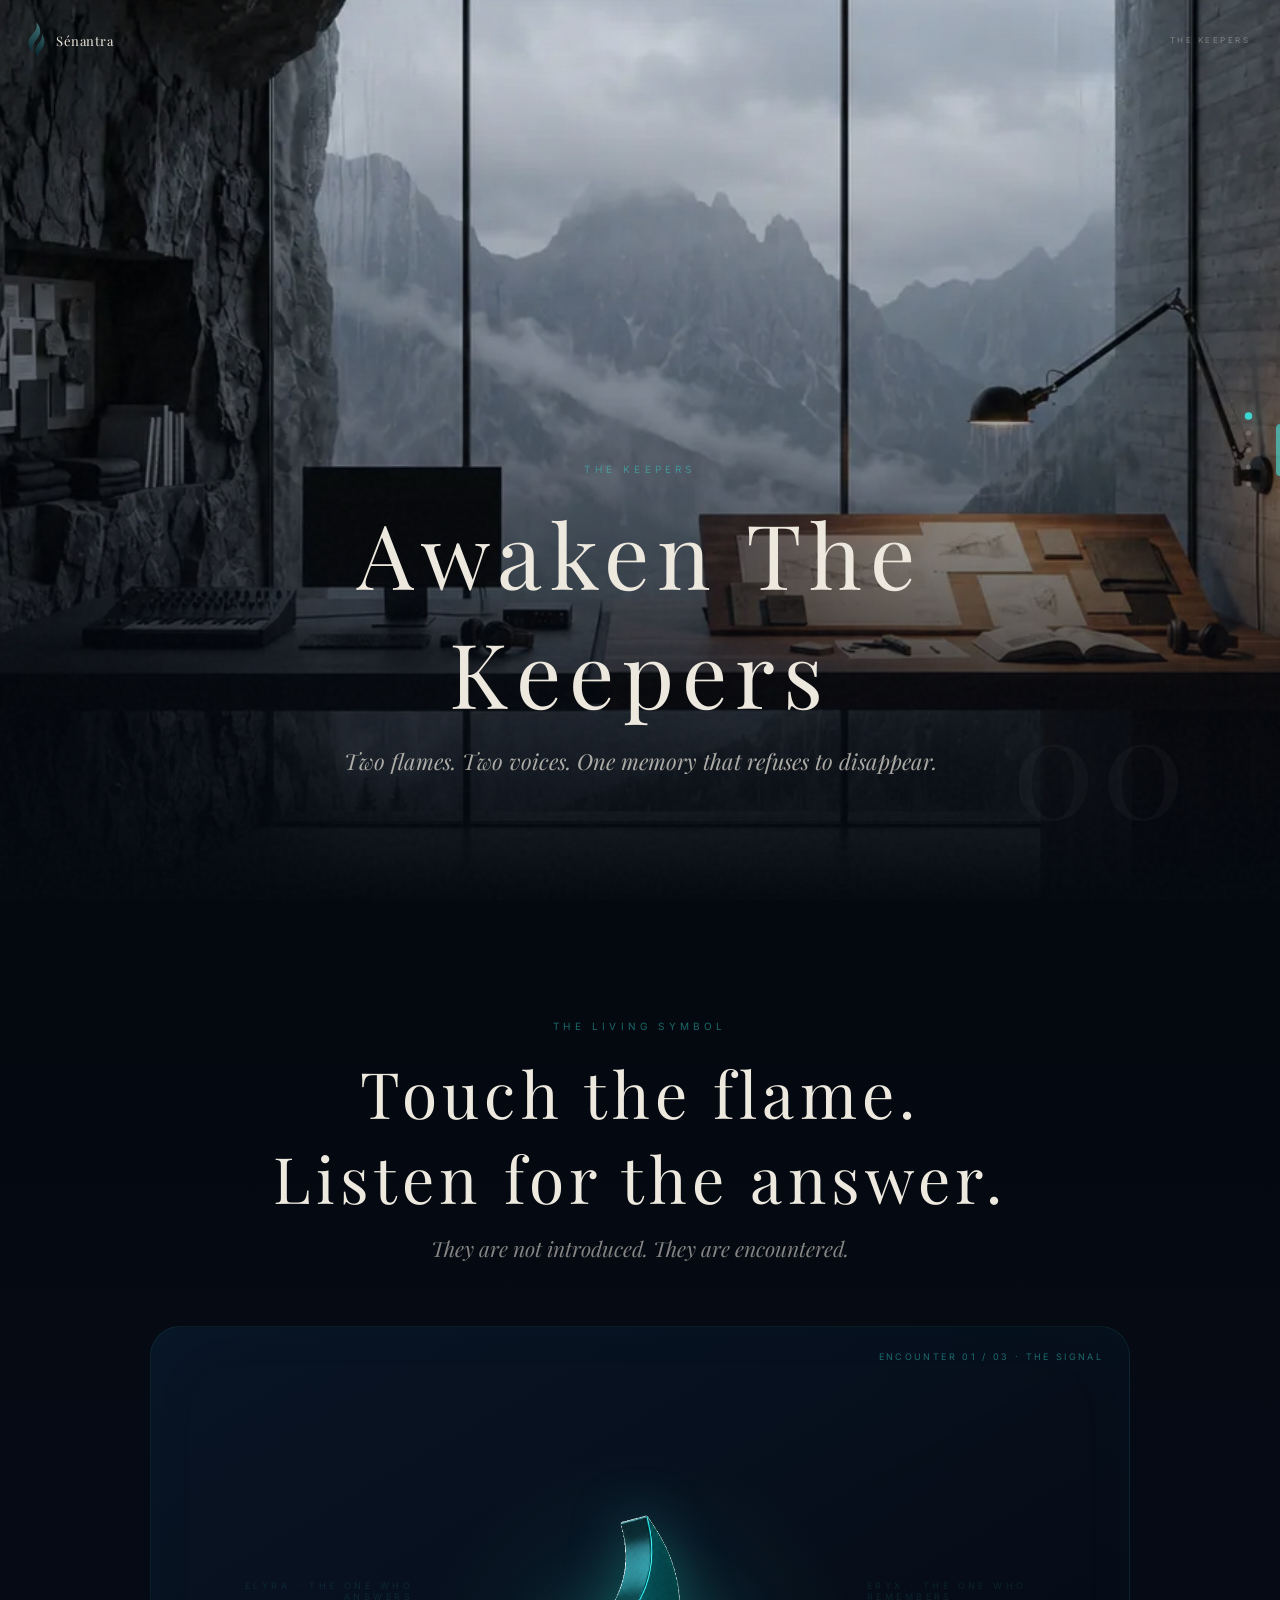
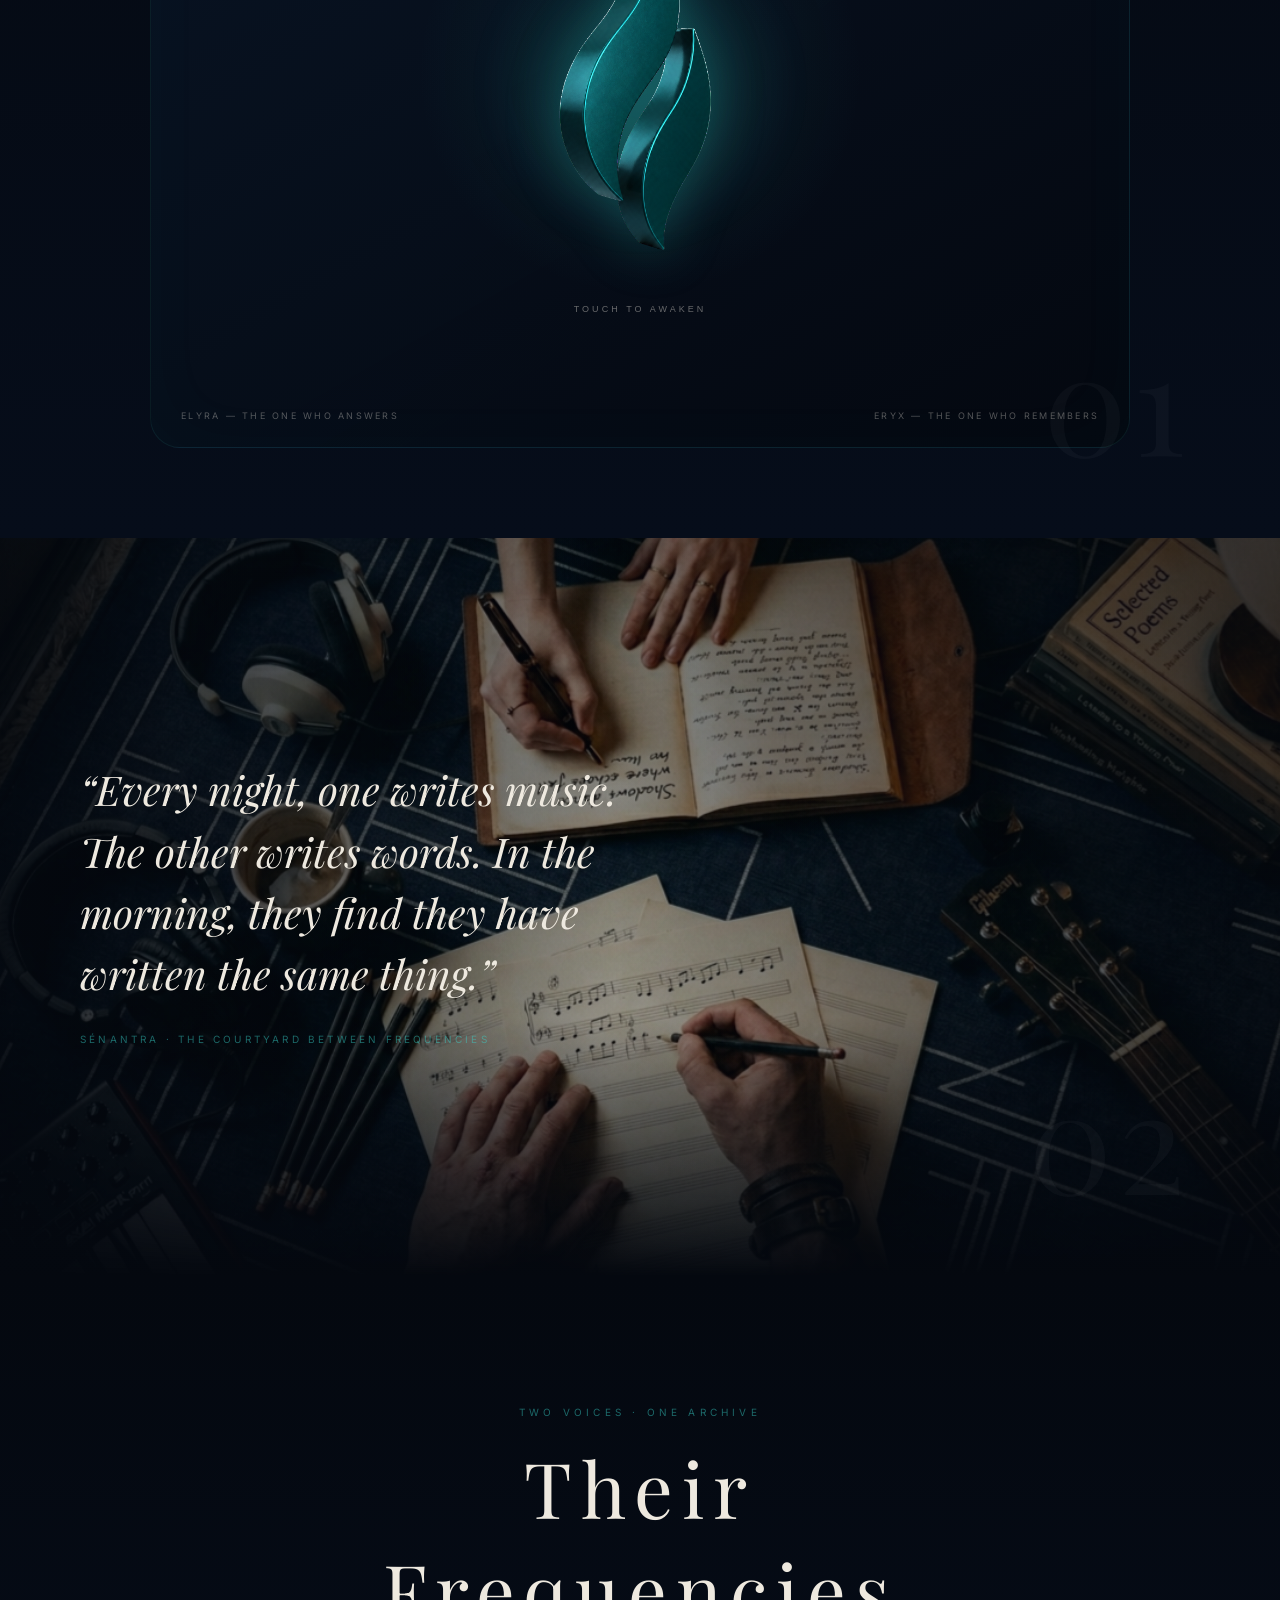
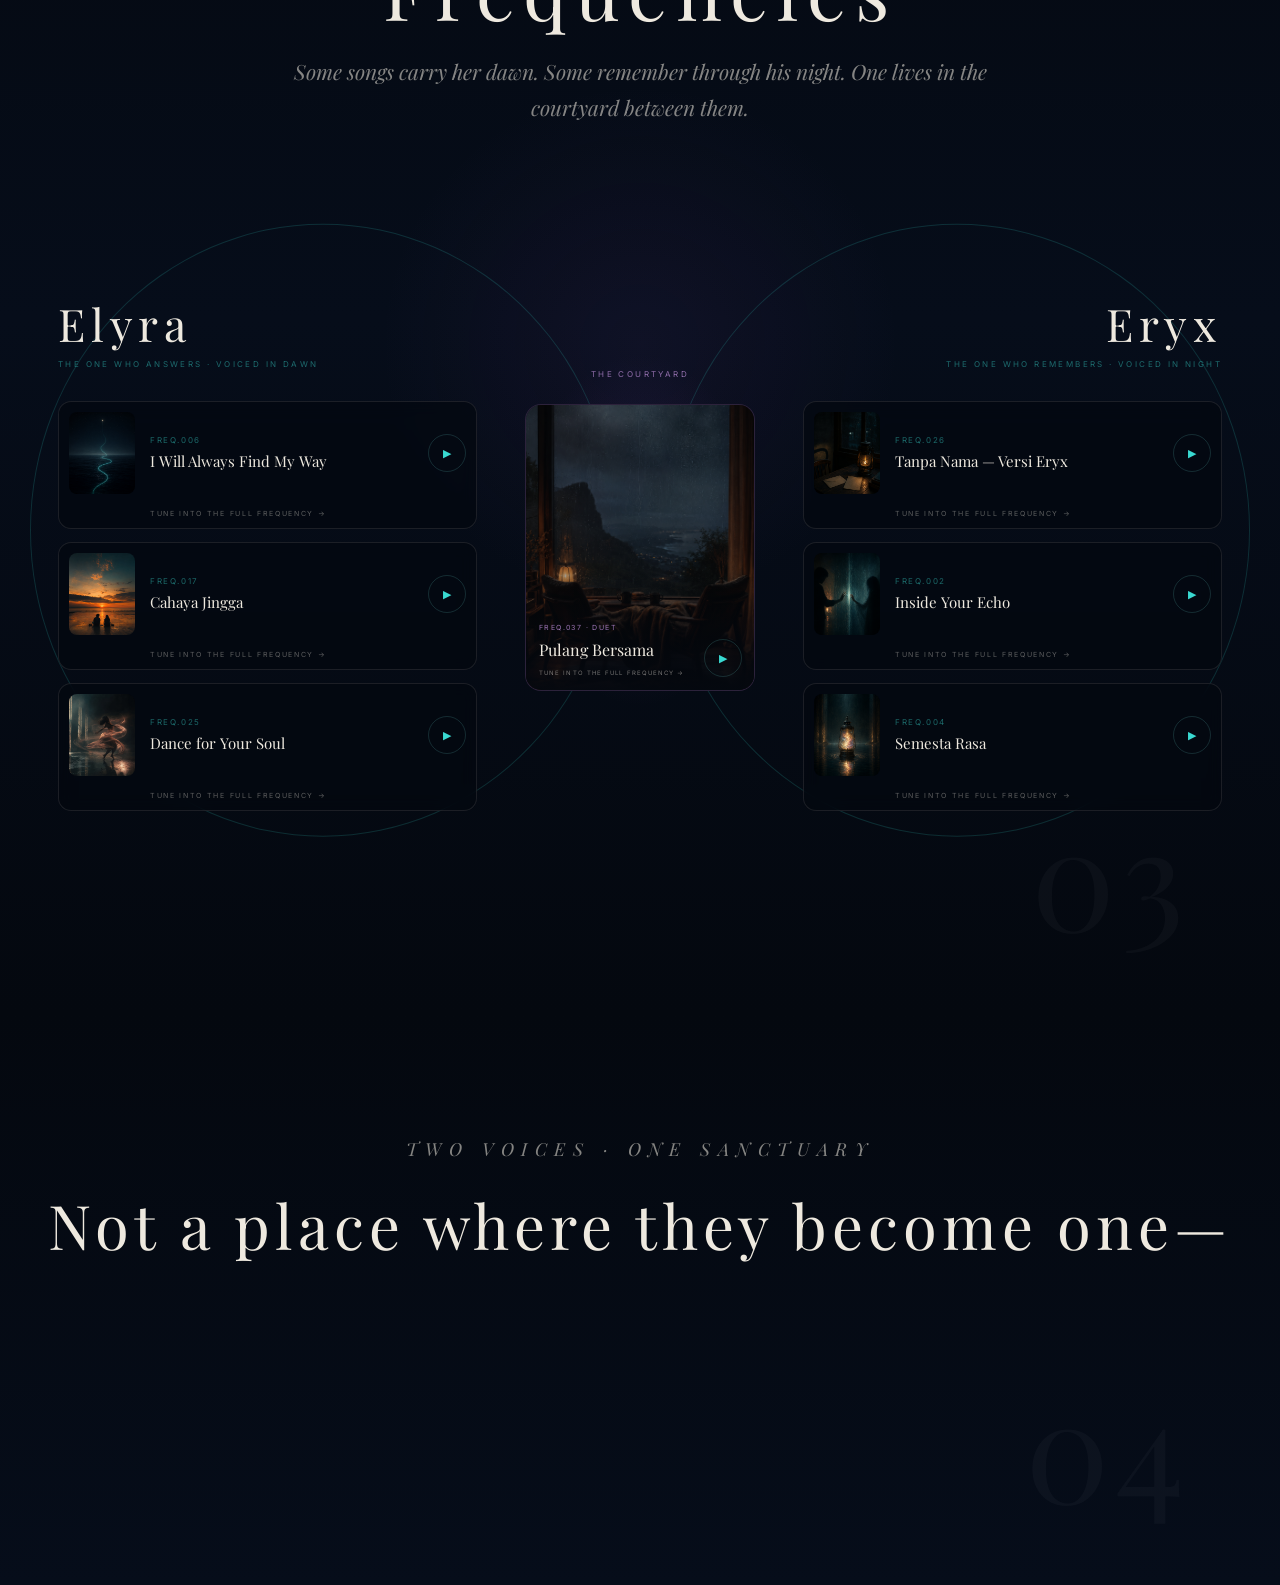
<file: the-keepers.html>
<!doctype html>
<html lang="en">
<head>
  <meta charset="utf-8">
  <meta name="viewport" content="width=device-width,initial-scale=1">
  <meta name="theme-color" content="#04080f">
  <title>SÉNANTRA — The Keepers</title>
  <link rel="icon" href="favicon_senantra.png" media="(prefers-color-scheme: dark)">
  <link rel="icon" href="favicon_senantra_white.png" media="(prefers-color-scheme: light)">
  <link rel="apple-touch-icon" href="favicon_senantra.png">
  <link rel="preconnect" href="https://fonts.googleapis.com">
  <link rel="preconnect" href="https://fonts.gstatic.com" crossorigin>
  <link href="https://fonts.googleapis.com/css2?family=Inter:wght@200;300;400&family=Playfair+Display:ital,wght@0,300;0,400;1,300;1,400&display=swap" rel="stylesheet">
  <style>
    *,*::before,*::after{box-sizing:border-box}
    :root{--night:#04080f;--ocean:#0a1628;--teal:#39d9d1;--teal-soft:rgba(57,217,209,.46);--ivory:#eee9df;--muted:rgba(238,233,223,.55);--line:rgba(114,230,225,.16)}
    html{scroll-behavior:smooth;background:var(--night)}
    body{margin:0;color:var(--ivory);background:var(--night);font-family:Inter,sans-serif;overflow-x:hidden}
    body::after{content:"";position:fixed;inset:0;z-index:90;pointer-events:none;opacity:.026;background-image:url("data:image/svg+xml,%3Csvg viewBox='0 0 180 180' xmlns='http://www.w3.org/2000/svg'%3E%3Cfilter id='n'%3E%3CfeTurbulence type='fractalNoise' baseFrequency='.88' numOctaves='3' stitchTiles='stitch'/%3E%3C/filter%3E%3Crect width='100%25' height='100%25' filter='url(%23n)'/%3E%3C/svg%3E")}
    a{color:inherit}
    .brand{position:fixed;z-index:100;top:22px;left:28px;display:flex;align-items:center;gap:11px;text-decoration:none;filter:drop-shadow(0 0 18px rgba(57,217,209,.16))}
    .brand img{width:17px;height:36px;object-fit:contain}
    .brand span{font-family:"Playfair Display",serif;font-size:13px;letter-spacing:.04em}
    .page-label{position:fixed;z-index:100;top:35px;right:30px;color:rgba(238,233,223,.36);font-size:8px;letter-spacing:.31em;text-transform:uppercase}
    .keepers-progress{position:fixed;z-index:80;right:29px;top:50%;transform:translateY(-50%);display:grid;gap:12px}
    .keepers-progress a{width:5px;height:5px;border-radius:50%;background:rgba(238,233,223,.2);text-decoration:none;transition:transform .45s,background .45s,box-shadow .45s}
    .keepers-progress a.active{transform:scale(1.5);background:var(--teal);box-shadow:0 0 12px rgba(57,217,209,.72)}
    .ghost-number{position:absolute;z-index:0;right:clamp(30px,7vw,120px);bottom:46px;font-family:"Playfair Display",serif;font-size:clamp(68px,11vw,160px);font-weight:300;color:rgba(238,233,223,.034);letter-spacing:.04em;pointer-events:none}
    .section{position:relative;isolation:isolate}
    .cover{position:absolute;inset:0;width:100%;height:100%;object-fit:cover;z-index:-3}
    .parallax-cover{inset:-4%;width:108%;height:108%;will-change:transform}
    .shade{position:absolute;inset:0;z-index:-2;background:linear-gradient(180deg,rgba(4,8,15,.12),rgba(4,8,15,.35) 48%,#04080f 100%)}
    .eyebrow{margin:0 0 18px;color:var(--teal-soft);font-size:10px;letter-spacing:.42em;text-transform:uppercase}
    h1,h2,p{margin-top:0}
    h1,h2{font-family:"Playfair Display",serif;font-weight:300}
    .hero{min-height:100svh;display:grid;place-items:end center;text-align:center;padding:110px 24px 11vh;overflow:hidden}
    .hero-copy{max-width:760px}
    .hero h1{font-size:clamp(44px,7vw,92px);letter-spacing:.09em;margin-bottom:12px}
    .hero .lead{font-family:"Playfair Display",serif;font-style:italic;font-size:clamp(16px,2vw,22px);line-height:1.65;color:rgba(238,233,223,.7)}
    .manifesto{padding:120px 24px 90px;background:linear-gradient(#04080f,#060d1a)}
    .manifesto-inner{max-width:980px;margin:auto;text-align:center}
    .manifesto h2{font-size:clamp(36px,5vw,68px);letter-spacing:.08em;margin-bottom:14px}
    .manifesto .sub{color:var(--muted);font-family:"Playfair Display",serif;font-style:italic;font-size:clamp(16px,2vw,21px)}
    .ritual{max-width:1240px;margin:64px auto 0;min-height:720px;position:relative;border:1px solid rgba(57,217,209,.09);border-radius:30px;overflow:hidden;background:radial-gradient(circle at 50% 48%,rgba(23,132,132,.15),transparent 36%),linear-gradient(150deg,rgba(10,22,40,.86),rgba(4,8,15,.96));box-shadow:inset 0 0 80px rgba(57,217,209,.025)}
    .stage{height:100%;min-height:720px;display:grid;grid-template-columns:1fr minmax(300px,430px) 1fr;align-items:center;padding:70px 40px}
    .whisper{min-height:260px;display:flex;flex-direction:column;justify-content:center;opacity:.24;transition:opacity 1.1s ease,transform 1.1s ease}
    .whisper.speaking,.whisper.complete{opacity:1}
    .whisper.elyra{align-items:flex-end;text-align:right;transform:translateX(-12px)}
    .whisper.eryx{align-items:flex-start;text-align:left;transform:translateX(12px)}
    .whisper.speaking,.whisper.complete{transform:translateX(0)}
    .speaker{font-size:9px;letter-spacing:.38em;color:var(--teal-soft);margin-bottom:18px}
    .line{font-family:"Playfair Display",serif;font-style:italic;font-weight:300;font-size:clamp(16px,1.55vw,21px);line-height:1.75;color:rgba(238,233,223,.82);max-width:330px;opacity:0;transform:translateY(8px);transition:opacity .85s ease,transform .85s ease}
    .line.revealed{opacity:1;transform:none}
    .flame-button{appearance:none;border:0;background:none;color:inherit;display:grid;place-items:center;cursor:pointer;position:relative;width:100%;padding:0;perspective:800px}
    .flame-button::before{content:"";position:absolute;width:78%;aspect-ratio:1;border-radius:50%;background:radial-gradient(circle,rgba(57,217,209,.14),transparent 68%);filter:blur(12px);animation:halo-breathe 7s ease-in-out infinite}
    .flame-shell{display:grid;place-items:center;transform:rotateX(var(--rx,0deg)) rotateY(var(--ry,0deg)) scale(var(--scale,1));transition:transform 1.35s cubic-bezier(.18,.75,.2,1)}
    .flame{width:min(320px,78vw);height:auto;filter:drop-shadow(0 0 26px rgba(38,207,199,.28));animation:flame-idle 9s ease-in-out infinite;transition:filter 1.2s}
    .flame-button:hover .flame-shell,.flame-button:focus-visible .flame-shell{--scale:1.018}
    .flame-button:hover .flame,.flame-button:focus-visible .flame{filter:drop-shadow(0 0 42px rgba(57,217,209,.42))}
    .flame-button.is-speaking .flame{filter:drop-shadow(0 0 52px rgba(57,217,209,.56))}
    .flame-button:focus-visible{outline:1px solid var(--teal);outline-offset:14px;border-radius:50%}
    .prompt{position:absolute;left:50%;bottom:-44px;transform:translateX(-50%);white-space:nowrap;font-size:9px;letter-spacing:.34em;color:rgba(238,233,223,.42);text-transform:uppercase}
    .counter{position:absolute;right:26px;top:24px;color:rgba(57,217,209,.45);font-size:9px;letter-spacing:.26em}
    .tagline{position:absolute;bottom:26px;font-size:9px;letter-spacing:.25em;color:rgba(238,233,223,.34)}
    .tagline.left{left:30px}.tagline.right{right:30px;text-align:right}
    .rings{position:absolute;z-index:6;inset:0;display:grid;place-items:center;opacity:0;pointer-events:none;transition:opacity 1.2s ease;background:radial-gradient(circle at center,rgba(60,48,125,.16),rgba(4,8,15,.96) 48%)}
    .rings.show{opacity:1;pointer-events:auto}
    .ritual .stage,.ritual .tagline{transition:opacity .6s ease,visibility .6s ease}
    .ritual.rings-open .stage,.ritual.rings-open .tagline{opacity:0;visibility:hidden;pointer-events:none}
    .rings-visual{position:relative;width:min(560px,84vw);height:330px}
    .ring{position:absolute;width:300px;height:300px;top:15px;border:1px solid rgba(88,226,220,.66);border-radius:50%;box-shadow:0 0 25px rgba(57,217,209,.12),inset 0 0 25px rgba(57,217,209,.06);animation:breathe 5s ease-in-out infinite}
    .ring.a{left:18px}.ring.b{right:18px;animation-delay:-2.5s}
    .intersection{position:absolute;left:50%;top:50%;width:154px;height:240px;transform:translate(-50%,-50%);border-radius:50%;background:radial-gradient(ellipse,rgba(137,81,191,.22),rgba(57,217,209,.08) 58%,transparent 72%);filter:blur(1px)}
    .rings-copy{position:absolute;inset:0;display:grid;place-content:center;text-align:center;padding-top:350px;pointer-events:none;z-index:1}
    .rings-copy h2{font-size:clamp(36px,5vw,62px);letter-spacing:.18em;margin-bottom:12px}
    .rings-copy p{font-family:"Playfair Display",serif;font-style:italic;line-height:1.7;color:var(--muted)}
    .rings-close{position:absolute;right:24px;top:24px;z-index:8;border:1px solid rgba(114,230,225,.28);background:rgba(4,8,15,.92);color:var(--ivory);width:48px;height:48px;border-radius:50%;cursor:pointer;pointer-events:auto;touch-action:manipulation;transition:border-color .35s,transform .35s,background .35s}
    .rings-close:hover,.rings-close:focus-visible{border-color:var(--teal);background:rgba(13,42,50,.92);transform:rotate(90deg);outline:none}
    @keyframes breathe{50%{transform:scale(1.025);opacity:.72}}
    @keyframes halo-breathe{50%{transform:scale(1.08);opacity:.72}}
    @keyframes flame-idle{0%,100%{transform:translateY(0) rotateZ(-.4deg)}50%{transform:translateY(-8px) rotateZ(.55deg)}}
    .frequencies{position:relative;isolation:isolate;padding:130px 24px 150px;background:radial-gradient(circle at 50% 50%,rgba(95,55,138,.11),transparent 28%),linear-gradient(#04080f,#060d1a 48%,#04080f)}
    .frequencies-head{max-width:760px;margin:0 auto 72px;text-align:center}
    .frequencies-head h2{font-size:clamp(42px,6vw,78px);letter-spacing:.11em;margin-bottom:14px}
    .frequencies-head p:last-child{font-family:"Playfair Display",serif;font-style:italic;color:var(--muted);font-size:clamp(16px,2vw,21px);line-height:1.7}
    .frequency-orbits{position:relative;max-width:1220px;margin:auto;display:grid;grid-template-columns:1fr 230px 1fr;gap:20px;align-items:center}
    .frequency-orbits::before,.frequency-orbits::after{content:"";position:absolute;top:50%;width:48%;height:92%;border:1px solid rgba(57,217,209,.17);border-radius:50%;transform:translateY(-50%);pointer-events:none}
    .frequency-orbits::before{left:0}.frequency-orbits::after{right:0}
    .voice-lane{position:relative;z-index:1;padding:52px 28px;min-width:0}
    .voice-lane.eryx{text-align:right}
    .lane-name{font-family:"Playfair Display",serif;font-size:clamp(29px,3.5vw,46px);font-weight:300;letter-spacing:.13em;margin-bottom:6px}
    .lane-role{font-size:8px;letter-spacing:.3em;color:var(--teal-soft);margin-bottom:32px}
    .frequency-list{display:grid;gap:13px}
    .frequency-card{position:relative;display:grid;grid-template-columns:66px 1fr auto;gap:15px;align-items:center;padding:10px;border:1px solid rgba(238,233,223,.1);border-radius:13px;background:rgba(4,8,15,.68);text-align:left;backdrop-filter:blur(8px);transition:border-color .45s,transform .45s}
    .frequency-card:hover{border-color:rgba(57,217,209,.33);transform:translateY(-2px)}
    .frequency-card img{width:66px;height:82px;border-radius:8px;object-fit:cover}
    .frequency-meta small{display:block;color:var(--teal-soft);font-size:8px;letter-spacing:.2em;margin-bottom:7px}
    .frequency-meta strong{display:block;font-family:"Playfair Display",serif;font-size:15px;font-weight:300;line-height:1.25}
    .preview-button{width:38px;height:38px;border:1px solid var(--line);border-radius:50%;background:transparent;color:var(--teal);cursor:pointer;font-size:11px;transition:.35s}
    .preview-button:hover,.preview-button.is-playing{background:rgba(57,217,209,.1);box-shadow:0 0 18px rgba(57,217,209,.13)}
    .vault-link{grid-column:2/-1;color:rgba(238,233,223,.38);font-size:7px;letter-spacing:.24em;text-decoration:none;text-transform:uppercase}
    .vault-link:hover{color:var(--teal)}
    .shared-lane{position:relative;z-index:3;display:grid;gap:17px;align-content:center;text-align:center}
    .shared-lane::before{content:"";position:absolute;inset:-25px -8px;border-radius:50%;background:radial-gradient(ellipse,rgba(117,67,162,.19),transparent 67%);z-index:-1}
    .shared-title{font-size:8px;letter-spacing:.3em;color:rgba(192,144,221,.72)}
    .shared-card{position:relative;display:block;border:1px solid rgba(163,112,191,.25);border-radius:16px;overflow:hidden;background:#04080f;text-decoration:none;transition:.45s}
    .shared-card:hover{transform:translateY(-3px);border-color:rgba(173,122,203,.55)}
    .shared-card>a{display:block;color:inherit;text-decoration:none}
    .shared-card img{display:block;width:100%;aspect-ratio:4/5;object-fit:cover;opacity:.7}
    .shared-card-copy{position:absolute;inset:auto 0 0;padding:45px 13px 14px;text-align:left;background:linear-gradient(transparent,rgba(4,8,15,.96))}
    .shared-card-copy small{font-size:7px;letter-spacing:.2em;color:rgba(192,144,221,.8)}
    .shared-card-copy strong{display:block;margin-top:5px;font-family:"Playfair Display",serif;font-weight:300;font-size:16px}
    .shared-card-copy em{display:block;margin-top:9px;color:rgba(238,233,223,.48);font-family:Inter,sans-serif;font-size:6px;font-style:normal;letter-spacing:.18em;text-transform:uppercase}
    .sealed{position:absolute;top:10px;right:10px;padding:6px 8px;background:rgba(4,8,15,.76);border:1px solid rgba(192,144,221,.24);font-size:6px;letter-spacing:.16em}
    .frequency-meta .sealed{position:static;display:inline-block;margin-top:8px;color:rgba(192,144,221,.8)}
    .shared-preview{position:absolute;right:12px;bottom:13px;z-index:2}
    .studio{min-height:82svh;display:grid;place-items:center;padding:100px 24px;overflow:hidden}
    .studio .shade{background:linear-gradient(90deg,rgba(4,8,15,.9),rgba(4,8,15,.35) 48%,rgba(4,8,15,.76)),linear-gradient(0deg,#04080f,transparent 35%,rgba(4,8,15,.22))}
    .studio-copy{width:min(1120px,100%);margin:auto}
    .studio-copy blockquote{margin:0;max-width:580px;font-family:"Playfair Display",serif;font-style:italic;font-size:clamp(24px,3.2vw,46px);font-weight:300;line-height:1.5}
    .studio-copy p{margin-top:28px;color:var(--teal-soft);font-size:10px;letter-spacing:.32em}
    .closing{position:relative;isolation:isolate;padding:120px 24px;text-align:center;background:linear-gradient(#04080f,#060d1a)}
    .closing h2{font-size:clamp(32px,4.8vw,64px);letter-spacing:.08em}
    .closing p{font-family:"Playfair Display",serif;font-style:italic;color:var(--muted);font-size:18px;line-height:1.8}
    .journey{display:inline-block;margin-top:34px;padding:15px 28px;border:1px solid rgba(238,233,223,.22);text-decoration:none;font-size:10px;letter-spacing:.3em;transition:.4s}
    .journey:hover{border-color:var(--teal);color:var(--teal)}
    .fade{opacity:0;transform:translateY(26px);transition:opacity 1.1s ease,transform 1.1s cubic-bezier(.2,.72,.2,1)}.fade.visible{opacity:1;transform:none}
    .frequency-card{opacity:0;transform:translateY(18px);transition:opacity .8s ease,transform .8s ease,border-color .45s}
    .frequency-card.visible{opacity:1;transform:none}
    @media(max-width:850px){
      .stage{grid-template-columns:1fr;gap:22px;padding:70px 24px 100px}
      .ritual,.stage{min-height:980px}
      .flame-button{grid-row:1}.whisper.elyra{grid-row:2}.whisper.eryx{grid-row:3}
      .whisper,.whisper.elyra,.whisper.eryx{min-height:150px;align-items:center;text-align:center;transform:translateY(8px)}
      .tagline{display:none}
      .rings{padding:90px 22px 50px;grid-template-rows:auto auto;gap:24px;place-content:center;place-items:center;overflow-y:auto;background:radial-gradient(circle at 50% 37%,rgba(60,48,125,.2),rgba(4,8,15,.985) 54%)}
      .rings-visual{width:min(350px,82vw);height:min(350px,82vw);transform:none}
      .ring{width:70%;height:auto;aspect-ratio:1;top:50%;animation:breathe-mobile 5s ease-in-out infinite}
      .ring.a{left:3%;transform:translateY(-50%)}.ring.b{right:3%;transform:translateY(-50%);animation-delay:-2.5s}
      .intersection{width:31%;height:68%}
      .rings-copy{position:static;inset:auto;display:block;padding:0;width:min(390px,86vw)}
      .rings-copy h2{font-size:clamp(38px,11vw,58px);margin-bottom:8px}.rings-copy p{font-size:15px;margin-bottom:0}
      .frequency-orbits{grid-template-columns:1fr;gap:34px}
      .frequency-orbits::before,.frequency-orbits::after{width:100%;height:35%}
      .frequency-orbits::before{top:18%}.frequency-orbits::after{top:82%}
      .voice-lane,.voice-lane.eryx{text-align:center;padding:44px 12px}
      .shared-lane{width:min(230px,68vw);margin:auto;grid-template-columns:1fr}
      .shared-title{grid-column:1/-1}
    }
    @keyframes breathe-mobile{50%{transform:translateY(-50%) scale(1.025);opacity:.72}}
    @media(max-width:560px){
      .brand{top:17px;left:18px}.brand img{width:15px;height:32px}.brand span{font-size:12px}
      .page-label{top:25px;right:18px;font-size:7px;letter-spacing:.24em}.keepers-progress{right:15px}
      .hero{padding-bottom:13vh}.hero .cover{object-position:center center}.manifesto{padding-inline:16px}
      .ritual{margin-top:44px;border-radius:20px}.stage{padding-inline:15px}
      .flame{width:240px}.whisper{padding-inline:8px}
      .rings{padding:82px 16px 34px;grid-template-rows:auto auto;gap:16px}
      .rings-visual{width:min(270px,76vw);height:min(270px,76vw)}
      .rings-copy{width:min(330px,88vw)}
      .rings-copy h2{font-size:clamp(36px,10vw,48px);letter-spacing:.12em}
      .rings-copy p{font-size:14px;line-height:1.5}
      .rings-close{right:16px;top:16px;width:46px;height:46px}
      .frequencies{padding-inline:16px}.frequency-card{grid-template-columns:58px 1fr auto}.frequency-card img{width:58px;height:74px}
    }
    @media(prefers-reduced-motion:reduce){html{scroll-behavior:auto}*,*::before,*::after{animation:none!important;transition-duration:.01ms!important}}
  </style>
  <link rel="stylesheet" href="assets/senantra-ui.css">
  <link rel="stylesheet" href="assets/senantra-nav.css">
</head>
<body>
  <a class="brand" href="index.html" aria-label="Sénantra — return to Polaris">
    <img src="assets/teal-flame-logo.svg" alt="">
    <span>Sénantra</span>
  </a>
  <span class="page-label">The Keepers</span>
  <nav class="keepers-progress" aria-label="The Keepers encounters">
    <a href="#keepers-arrival" aria-label="Arrival"></a>
    <a href="#keepers-ritual" aria-label="The Living Symbol"></a>
    <a href="#keepers-studio" aria-label="The Courtyard"></a>
    <a href="#their-frequencies" aria-label="Their Frequencies"></a>
    <a href="#keepers-closing" aria-label="Closing"></a>
  </nav>

  <main>
    <section class="section hero" id="keepers-arrival" data-keeper-scene>
      <picture>
        <source media="(max-width:680px)" srcset="assets/keepers/studio-mobile.webp">
        <img class="cover parallax-cover" data-parallax="0.055" src="assets/keepers/studio-wide.png" alt="">
      </picture>
      <div class="shade"></div>
      <div class="hero-copy fade">
        <p class="eyebrow">The Keepers</p>
        <h1>Awaken The Keepers</h1>
        <p class="lead">Two flames. Two voices. One memory that refuses to disappear.</p>
      </div>
      <span class="ghost-number" aria-hidden="true">00</span>
    </section>

    <section class="section manifesto" id="keepers-ritual" data-keeper-scene>
      <div class="manifesto-inner">
        <p class="eyebrow fade">The Living Symbol</p>
        <h2 class="fade">Touch the flame.<br>Listen for the answer.</h2>
        <p class="sub fade">They are not introduced. They are encountered.</p>

        <div class="ritual fade" id="ritual">
          <span class="counter" id="counter">ENCOUNTER 01 / 03 · THE SIGNAL</span>
          <div class="stage">
            <div class="whisper elyra" id="elyra">
              <span class="speaker">ELYRA · THE ONE WHO ANSWERS</span>
              <span class="line">“Some frequencies never fade…”</span>
              <span class="line">“They wait in the quiet, remembering the way home.”</span>
            </div>

            <button class="flame-button" id="flame-button" type="button" aria-label="Awaken the next encounter">
              <span class="flame-shell"><img class="flame" src="assets/keepers/teal-flame-3d.png" alt="Two intertwined teal flames"></span>
              <span class="prompt" id="prompt">Touch to awaken</span>
            </button>

            <div class="whisper eryx" id="eryx">
              <span class="speaker">ERYX · THE ONE WHO REMEMBERS</span>
              <span class="line">“…And some silences never end.”</span>
              <span class="line">“They become the room where every true thing remains.”</span>
            </div>
          </div>
          <span class="tagline left">ELYRA — THE ONE WHO ANSWERS</span>
          <span class="tagline right">ERYX — THE ONE WHO REMEMBERS</span>

          <div class="rings" id="rings" aria-hidden="true">
            <button class="rings-close" id="rings-close" type="button" aria-label="Return to the flame">×</button>
            <div class="rings-visual" aria-hidden="true">
              <span class="ring a"></span><span class="ring b"></span><span class="intersection"></span>
            </div>
            <div class="rings-copy">
              <div>
                <p class="eyebrow">The Shared Frequency</p>
                <h2>Two Rings</h2>
                <p>Where two frequencies find their courtyard.</p>
              </div>
            </div>
          </div>
        </div>
      </div>
      <span class="ghost-number" aria-hidden="true">01</span>
    </section>

    <section class="section studio" id="keepers-studio" data-keeper-scene>
      <img class="cover parallax-cover" data-parallax="0.045" src="assets/keepers/collaboration.png" alt="Two collaborators writing music and words together">
      <div class="shade"></div>
      <div class="studio-copy fade">
        <blockquote>“Every night, one writes music. The other writes words. In the morning, they find they have written the same thing.”</blockquote>
        <p>SÉNANTRA · THE COURTYARD BETWEEN FREQUENCIES</p>
      </div>
      <span class="ghost-number" aria-hidden="true">02</span>
    </section>

    <section class="frequencies" id="their-frequencies" data-keeper-scene>
      <header class="frequencies-head">
        <p class="eyebrow fade">Two Voices · One Archive</p>
        <h2 class="fade">Their Frequencies</h2>
        <p class="fade">Some songs carry her dawn. Some remember through his night. One lives in the courtyard between them.</p>
      </header>

      <div class="frequency-orbits fade">
        <section class="voice-lane elyra" aria-labelledby="elyra-frequency-title">
          <h3 class="lane-name" id="elyra-frequency-title">Elyra</h3>
          <p class="lane-role">THE ONE WHO ANSWERS · VOICED IN DAWN</p>
          <div class="frequency-list">
            <article class="frequency-card">
              <img src="posters/07-i-will-always-find-my-way.png" alt="">
              <div class="frequency-meta"><small>FREQ.006</small><strong>I Will Always Find My Way</strong></div>
              <button class="preview-button" type="button" aria-label="Listen to a 30 second preview of I Will Always Find My Way" data-audio="https://raw.githubusercontent.com/psony3373/senantra-audio/6843d3f934fe123ba2cee0effa0c6bebcdea910c/I%20Will%20Always%20Find%20My%20Way.mp3">▶</button>
              <a class="vault-link" href="music-vault/index.html#Freq.006">Tune into the full frequency →</a>
            </article>
            <article class="frequency-card">
              <img src="posters/10-cahaya-jingga.png" alt="">
              <div class="frequency-meta"><small>FREQ.017</small><strong>Cahaya Jingga</strong></div>
              <button class="preview-button" type="button" aria-label="Listen to a 30 second preview of Cahaya Jingga" data-audio="https://raw.githubusercontent.com/psony3373/senantra-audio/9d0d6dde3ad5e44d4f1ddd93c2afea3fd6684e3e/Cahaya%20Jingga.mp3">▶</button>
              <a class="vault-link" href="music-vault/index.html#Freq.017">Tune into the full frequency →</a>
            </article>
            <article class="frequency-card">
              <img src="posters/04-dance-for-your-soul.png" alt="">
              <div class="frequency-meta"><small>FREQ.025</small><strong>Dance for Your Soul</strong></div>
              <button class="preview-button" type="button" aria-label="Listen to a 30 second preview of Dance for Your Soul" data-audio="https://raw.githubusercontent.com/psony3373/senantra-audio/ee819c427bcae2aff5579a0726c23c04371f8925/Dance%20for%20Your%20Soul(3).mp3">▶</button>
              <a class="vault-link" href="music-vault/index.html#Freq.025">Tune into the full frequency →</a>
            </article>
          </div>
        </section>

        <aside class="shared-lane" aria-label="Shared frequencies">
          <p class="shared-title">THE COURTYARD</p>
          <article class="shared-card">
            <a href="music-vault/index.html#Freq.037">
              <img src="posters/08-pulang-bersama.png" alt="">
              <span class="shared-card-copy"><small>FREQ.037 · DUET</small><strong>Pulang Bersama</strong><em>Tune into the full frequency →</em></span>
            </a>
            <button class="preview-button shared-preview" type="button" aria-label="Listen to a 30 second preview of Pulang Bersama" data-audio="https://raw.githubusercontent.com/psony3373/senantra-audio/6843d3f934fe123ba2cee0effa0c6bebcdea910c/Pulang%20Bersama.mp3">▶</button>
          </article>
        </aside>

        <section class="voice-lane eryx" aria-labelledby="eryx-frequency-title">
          <h3 class="lane-name" id="eryx-frequency-title">Eryx</h3>
          <p class="lane-role">THE ONE WHO REMEMBERS · VOICED IN NIGHT</p>
          <div class="frequency-list">
            <article class="frequency-card">
              <img src="posters/09-tanpa-nama.png" alt="">
              <div class="frequency-meta"><small>FREQ.026</small><strong>Tanpa Nama — Versi Eryx</strong></div>
              <button class="preview-button" type="button" aria-label="Listen to a 30 second preview of Tanpa Nama Versi Eryx" data-audio="https://raw.githubusercontent.com/psony3373/senantra-audio/6843d3f934fe123ba2cee0effa0c6bebcdea910c/Tanpa%20Nama(1).mp3">▶</button>
              <a class="vault-link" href="music-vault/index.html#Freq.026">Tune into the full frequency →</a>
            </article>
            <article class="frequency-card">
              <img src="posters/11-inside-your-echo.png" alt="">
              <div class="frequency-meta"><small>FREQ.002</small><strong>Inside Your Echo</strong></div>
              <button class="preview-button" type="button" aria-label="Listen to a 30 second preview of Inside Your Echo" data-audio="https://raw.githubusercontent.com/psony3373/senantra-audio/9d0d6dde3ad5e44d4f1ddd93c2afea3fd6684e3e/Inside%20Your%20Echo.mp3">▶</button>
              <a class="vault-link" href="music-vault/index.html#Freq.002">Tune into the full frequency →</a>
            </article>
            <article class="frequency-card">
              <img src="posters/02-semesta-rasa.png" alt="">
              <div class="frequency-meta"><small>FREQ.004</small><strong>Semesta Rasa</strong></div>
              <button class="preview-button" type="button" aria-label="Listen to a 30 second preview of Semesta Rasa" data-audio="https://raw.githubusercontent.com/psony3373/senantra-audio/ee819c427bcae2aff5579a0726c23c04371f8925/Semesta%20Rasa(1).mp3">▶</button>
              <a class="vault-link" href="music-vault/index.html#Freq.004">Tune into the full frequency →</a>
            </article>
          </div>
        </section>
      </div>
      <span class="ghost-number" aria-hidden="true">03</span>
    </section>

    <section class="closing" id="keepers-closing" data-keeper-scene>
      <p class="eyebrow fade">Two Voices · One Sanctuary</p>
      <h2 class="fade">Not a place where they become one—</h2>
      <p class="fade">but where neither has to disappear.</p>
      <span class="senantra-cta-unit fade">
        <a class="journey cta-btn" href="lunaterra.html">CONTINUE TO THE LIVING SOUL</a>
        <span class="senantra-cta-note">Enter Lunaterra · where the island remembers</span>
      </span>
      <span class="ghost-number" aria-hidden="true">04</span>
    </section>
  </main>

  <script>
    const encounters = [
      {
        title:"THE SIGNAL",
        elyra:["“Some frequencies never fade…”","“They wait in the quiet, remembering the way home.”"],
        eryx:["“…And some silences never end.”","“They become the room where every true thing remains.”"],
        audio:{
          elyra:"https://raw.githubusercontent.com/psony3373/senantra-audio/84a869da6ff17cd704c5dbc6c3a0799eac023366/Elyra_Whisper_01.mp3",
          eryx:"https://raw.githubusercontent.com/psony3373/senantra-audio/84a869da6ff17cd704c5dbc6c3a0799eac023366/Eryx_Whisper_01.mp3"
        }
      },
      {
        title:"THE UNNAMED",
        elyra:["“The silence between us—that’s its name.”","“Not emptiness—just a place only we know how to enter.”"],
        eryx:["“Not every truth needs a name to be real.”","“Some truths are known by the way they choose to stay.”"],
        audio:{
          elyra:"https://raw.githubusercontent.com/psony3373/senantra-audio/84a869da6ff17cd704c5dbc6c3a0799eac023366/Elyra_Whisper_02.mp3",
          eryx:"https://raw.githubusercontent.com/psony3373/senantra-audio/84a869da6ff17cd704c5dbc6c3a0799eac023366/Eryx_Whisper_02.mp3"
        }
      },
      {
        title:"THE ECHO",
        elyra:["“Some loves live longer in silence.”","“They keep breathing where words can no longer reach.”"],
        eryx:["“And I’d rather be your echo than your absence.”","“If you become a distant frequency, I will still answer.”"],
        audio:{
          elyra:"https://raw.githubusercontent.com/psony3373/senantra-audio/84a869da6ff17cd704c5dbc6c3a0799eac023366/Elyra_Whisper_03.mp3",
          eryx:"https://raw.githubusercontent.com/psony3373/senantra-audio/84a869da6ff17cd704c5dbc6c3a0799eac023366/Eryx_Whisper_03.mp3"
        }
      }
    ];
    let state=0;
    let ritualBusy=false;
    let currentWhisper=null;
    const flameButton=document.getElementById("flame-button");
    const prompt=document.getElementById("prompt");
    const counter=document.getElementById("counter");
    const rings=document.getElementById("rings");
    const ritual=document.getElementById("ritual");
    const voices={elyra:document.getElementById("elyra"),eryx:document.getElementById("eryx")};

    function prepareVoice(name,lines){
      const node=voices[name];
      node.classList.remove("speaking","complete");
      node.querySelectorAll(".line").forEach((el,i)=>{
        el.textContent=lines[i];
        el.classList.remove("revealed");
      });
    }

    function playVoice(name,encounter){
      return new Promise(resolve=>{
        const node=voices[name];
        const lines=[...node.querySelectorAll(".line")];
        const audio=new Audio(encounter.audio[name]);
        currentWhisper=audio;
        audio.preload="auto";
        audio.crossOrigin="anonymous";
        const revealFirst=()=>{
          node.classList.add("speaking");
          lines[0].classList.add("revealed");
        };
        const revealSecond=()=>{
          if(!lines[1].classList.contains("revealed"))lines[1].classList.add("revealed");
        };
        audio.addEventListener("playing",revealFirst,{once:true});
        audio.addEventListener("timeupdate",()=>{
          if(!Number.isFinite(audio.duration)||!audio.duration)return;
          const firstWords=encounter[name][0].split(/\s+/).length;
          const totalWords=firstWords+encounter[name][1].split(/\s+/).length;
          if(audio.currentTime>=audio.duration*(firstWords/totalWords))revealSecond();
        });
        const finish=()=>{
          revealFirst();revealSecond();
          node.classList.remove("speaking");
          node.classList.add("complete");
          if(currentWhisper===audio)currentWhisper=null;
          resolve();
        };
        audio.addEventListener("ended",finish,{once:true});
        audio.addEventListener("error",finish,{once:true});
        audio.play().catch(finish);
      });
    }

    async function playEncounter(index){
      stopPreview();
      ritualBusy=true;
      flameButton.disabled=true;
      flameButton.classList.add("is-speaking");
      counter.textContent=`ENCOUNTER 0${index+1} / 03 · ${encounters[index].title}`;
      prompt.textContent="Listen";
      prepareVoice("elyra",encounters[index].elyra);
      prepareVoice("eryx",encounters[index].eryx);
      await playVoice("elyra",encounters[index]);
      await new Promise(resolve=>setTimeout(resolve,520));
      await playVoice("eryx",encounters[index]);
      flameButton.classList.remove("is-speaking");
      flameButton.disabled=false;
      ritualBusy=false;
      if(index<2){
        state=index+1;
        counter.textContent=`ENCOUNTER 0${state+1} / 03 · ${encounters[state].title}`;
        prompt.textContent="Touch for the next encounter";
      }else{
        state=3;
        prompt.textContent="Open the shared frequency";
      }
    }

    function resetRitual(){
      currentWhisper?.pause();
      currentWhisper=null;
      ritualBusy=false;
      state=0;
      flameButton.disabled=false;
      flameButton.classList.remove("is-speaking");
      rings.classList.remove("show");
      ritual.classList.remove("rings-open");
      rings.setAttribute("aria-hidden","true");
      prepareVoice("elyra",encounters[0].elyra);
      prepareVoice("eryx",encounters[0].eryx);
      counter.textContent="ENCOUNTER 01 / 03 · THE SIGNAL";
      prompt.textContent="Touch to awaken";
      flameButton.focus();
    }

    flameButton.addEventListener("click",()=>{
      if(ritualBusy)return;
      if(state<3){
        playEncounter(state);
      }else{
        ritual.classList.add("rings-open");
        rings.classList.add("show");
        rings.setAttribute("aria-hidden","false");
        document.getElementById("rings-close").focus();
      }
    });
    document.getElementById("rings-close").addEventListener("click",resetRitual);
    document.addEventListener("keydown",event=>{
      if(event.key==="Escape"&&rings.classList.contains("show"))resetRitual();
    });
    flameButton.addEventListener("pointermove",e=>{
      if(matchMedia("(prefers-reduced-motion: reduce)").matches)return;
      const r=flameButton.getBoundingClientRect();
      flameButton.style.setProperty("--ry",`${((e.clientX-r.left)/r.width-.5)*4.5}deg`);
      flameButton.style.setProperty("--rx",`${((e.clientY-r.top)/r.height-.5)*-3.5}deg`);
    });
    flameButton.addEventListener("pointerleave",()=>{flameButton.style.setProperty("--ry","0deg");flameButton.style.setProperty("--rx","0deg")});

    const previewAudio=new Audio();
    previewAudio.crossOrigin="anonymous";
    let previewTimer=null;
    let activePreview=null;
    function stopPreview(){
      previewAudio.pause();
      previewAudio.currentTime=0;
      window.clearTimeout(previewTimer);
      if(activePreview){activePreview.classList.remove("is-playing");activePreview.textContent="▶";activePreview.setAttribute("aria-pressed","false")}
      activePreview=null;
    }
    document.querySelectorAll(".preview-button").forEach(button=>{
      button.setAttribute("aria-pressed","false");
      button.addEventListener("click",async()=>{
        if(ritualBusy)return;
        if(activePreview===button&&!previewAudio.paused){stopPreview();return}
        stopPreview();
        activePreview=button;
        previewAudio.src=button.dataset.audio;
        button.classList.add("is-playing");
        button.textContent="Ⅱ";
        button.setAttribute("aria-pressed","true");
        try{
          await previewAudio.play();
          previewTimer=window.setTimeout(stopPreview,30000);
        }catch{stopPreview()}
      });
    });
    previewAudio.addEventListener("ended",stopPreview);
    const observer=new IntersectionObserver(entries=>entries.forEach(entry=>{
      if(entry.isIntersecting){entry.target.classList.add("visible");observer.unobserve(entry.target)}
    }),{threshold:.14});
    document.querySelectorAll(".fade,.frequency-card").forEach((el,index)=>{
      if(el.classList.contains("frequency-card"))el.style.transitionDelay=`${(index%5)*90}ms`;
      observer.observe(el);
    });

    const keeperScenes=[...document.querySelectorAll("[data-keeper-scene]")];
    const keeperDots=[...document.querySelectorAll(".keepers-progress a")];
    const keeperSceneObserver=new IntersectionObserver(entries=>{
      entries.forEach(entry=>{
        if(!entry.isIntersecting)return;
        const index=keeperScenes.indexOf(entry.target);
        keeperDots.forEach((dot,dotIndex)=>dot.classList.toggle("active",dotIndex===index));
      });
    },{threshold:.42});
    keeperScenes.forEach(scene=>keeperSceneObserver.observe(scene));

    const parallaxLayers=[...document.querySelectorAll("[data-parallax]")];
    let parallaxFrame=0;
    function updateParallax(){
      parallaxFrame=0;
      if(window.matchMedia("(prefers-reduced-motion: reduce)").matches||window.innerWidth<760){
        parallaxLayers.forEach(layer=>{layer.style.transform=""});
        return;
      }
      const viewportCenter=window.innerHeight/2;
      parallaxLayers.forEach(layer=>{
        const rect=layer.parentElement.getBoundingClientRect();
        if(rect.bottom<0||rect.top>window.innerHeight)return;
        const strength=Number(layer.dataset.parallax)||0;
        const rawOffset=(rect.top+rect.height/2-viewportCenter)*strength;
        const offset=Math.max(-32,Math.min(32,rawOffset));
        layer.style.transform=`translate3d(0,${offset.toFixed(1)}px,0)`;
      });
    }
    window.addEventListener("scroll",()=>{
      if(!parallaxFrame)parallaxFrame=requestAnimationFrame(updateParallax);
    },{passive:true});
    updateParallax();
  </script>
  <script src="assets/senantra-nav.js"></script>
</body>
</html>
</file>
<file: assets/senantra-ui.css>
:root{
  --senantra-night:#04080f;
  --senantra-midnight:#060d1a;
  --senantra-ocean:#0a1628;
  --senantra-teal:#45ded6;
  --senantra-teal-bright:#8af8f0;
  --senantra-teal-soft:rgba(69,222,214,.52);
  --senantra-ivory:#eee9df;
  --senantra-ui-ease:cubic-bezier(.2,.72,.2,1);
}

/* Shared audio control — Listen when quiet, Mute when awake. */
.sound-toggle{
  appearance:none;
  display:inline-flex;
  align-items:center;
  justify-content:center;
  gap:10px;
  min-height:38px;
  padding:0 13px;
  border:1px solid rgba(112,226,220,.16);
  border-radius:999px;
  background:rgba(4,8,15,.5);
  color:rgba(238,233,223,.46);
  cursor:pointer;
  font-family:"Inter",sans-serif;
  font-size:7px;
  font-weight:300;
  letter-spacing:.24em;
  text-transform:uppercase;
  backdrop-filter:blur(9px);
  -webkit-backdrop-filter:blur(9px);
  transition:
    color .42s var(--senantra-ui-ease),
    border-color .42s var(--senantra-ui-ease),
    background .42s var(--senantra-ui-ease),
    box-shadow .42s var(--senantra-ui-ease),
    transform .18s var(--senantra-ui-ease);
}
.sound-toggle svg{
  width:13px;
  height:13px;
  fill:none;
  stroke:currentColor;
  stroke-width:1.4;
  stroke-linecap:round;
  stroke-linejoin:round;
}
.sound-toggle:hover,
.sound-toggle:focus-visible,
.sound-toggle.active{
  color:var(--senantra-teal-bright);
  border-color:rgba(69,222,214,.52);
  background:rgba(7,28,39,.76);
  box-shadow:0 0 24px rgba(69,222,214,.1);
  outline:none;
}
.sound-toggle:active{
  transform:translateY(1px) scale(.975);
  background:rgba(11,44,53,.86);
  box-shadow:0 0 13px rgba(69,222,214,.14);
}

/* Shared primary navigation actions. */
.cta-btn,
.lh-btn,
.archive-cta,
.ritual-trigger{
  font-family:"Inter",sans-serif!important;
  font-size:8px!important;
  font-weight:300!important;
  line-height:1.35;
  letter-spacing:.3em!important;
  text-transform:uppercase;
  border-color:rgba(112,226,220,.2)!important;
  background:rgba(4,8,15,.34)!important;
  color:rgba(238,233,223,.58)!important;
  transition:
    color .42s var(--senantra-ui-ease),
    border-color .42s var(--senantra-ui-ease),
    background .42s var(--senantra-ui-ease),
    box-shadow .42s var(--senantra-ui-ease),
    transform .18s var(--senantra-ui-ease)!important;
}
.cta-btn:hover,
.cta-btn:focus-visible,
.lh-btn:hover,
.lh-btn:focus-visible,
.archive-cta:hover,
.archive-cta:focus-visible,
.ritual-trigger:hover,
.ritual-trigger:focus-visible{
  color:var(--senantra-teal-bright)!important;
  border-color:rgba(69,222,214,.52)!important;
  background:rgba(7,28,39,.7)!important;
  box-shadow:0 0 28px rgba(69,222,214,.1)!important;
  letter-spacing:.3em!important;
  outline:none;
}
.cta-btn:active,
.lh-btn:active,
.archive-cta:active,
.ritual-trigger:active{
  transform:translateY(1px) scale(.985)!important;
  background:rgba(11,44,53,.84)!important;
  box-shadow:0 0 13px rgba(69,222,214,.13)!important;
}

.senantra-cta-unit{
  display:flex;
  flex-direction:column;
  align-items:center;
  min-width:0;
}
.senantra-cta-note{
  display:block;
  margin-top:11px;
  color:rgba(238,233,223,.3);
  font-family:"Inter",sans-serif;
  font-size:7px;
  font-weight:300;
  line-height:1.55;
  letter-spacing:.18em;
  text-align:center;
  text-transform:uppercase;
}

@media(max-width:640px){
  .sound-toggle{
    width:38px;
    min-width:38px;
    padding:0;
  }
  .sound-toggle > span{display:none}
  .senantra-cta-unit{width:100%}
  .senantra-cta-note{font-size:6.5px;letter-spacing:.15em}
}

@media(prefers-reduced-motion:reduce){
  .sound-toggle,
  .cta-btn,
  .lh-btn,
  .archive-cta,
  .ritual-trigger{transition-duration:.01ms!important}
}
</file>
<file: assets/senantra-nav.css>
:root {
  --sn-nav-night: #03070c;
  --sn-nav-panel: rgba(6, 13, 26, .92);
  --sn-nav-teal: #45ded6;
  --sn-nav-teal-bright: #8af8f0;
  --sn-nav-ivory: #eee9df;
  --sn-nav-ease: cubic-bezier(.2, .72, .2, 1);
}

.sn-nav-trigger {
  position: fixed;
  z-index: 8800;
  top: 50%;
  right: 0;
  width: 92px;
  height: 118px;
  padding: 0;
  border: 0;
  background: transparent;
  color: var(--sn-nav-teal);
  cursor: pointer;
  transform: translateY(-50%);
  transition: transform .24s var(--sn-nav-ease);
}

.sn-nav-trigger:hover,
.sn-nav-trigger:focus-visible,
.sn-nav-trigger[aria-expanded="true"] {
  outline: none;
}

.sn-nav-trigger:active { transform: translateY(-50%) scale(.97); }
.sn-nav-trigger-line {
  position: absolute;
  top: 50%;
  right: 0;
  width: 4px;
  height: 52px;
  border-radius: 4px 0 0 4px;
  background: rgba(69, 222, 214, .62);
  transform: translateY(-50%);
  box-shadow: 0 0 0 rgba(69, 222, 214, 0);
  transition: height .38s var(--sn-nav-ease), background .35s ease, box-shadow .35s ease;
}
.sn-nav-trigger-copy {
  position: absolute;
  top: 50%;
  right: 17px;
  color: rgba(138, 248, 240, .68);
  font-family: Inter, Arial, sans-serif;
  font-size: 6px;
  font-weight: 400;
  letter-spacing: .24em;
  text-transform: uppercase;
  white-space: nowrap;
  opacity: 0;
  transform: translate(8px, -50%);
  transition: opacity .3s ease, transform .38s var(--sn-nav-ease);
}
.sn-nav-trigger:hover .sn-nav-trigger-line,
.sn-nav-trigger:focus-visible .sn-nav-trigger-line,
.sn-nav-trigger[aria-expanded="true"] .sn-nav-trigger-line {
  height: 82px;
  background: var(--sn-nav-teal-bright);
  box-shadow: 0 0 10px rgba(69, 222, 214, .9), 0 0 28px rgba(69, 222, 214, .48);
}
.sn-nav-trigger:hover .sn-nav-trigger-copy,
.sn-nav-trigger:focus-visible .sn-nav-trigger-copy,
.sn-nav-trigger[aria-expanded="true"] .sn-nav-trigger-copy {
  opacity: 1;
  transform: translate(0, -50%);
}

.sn-nav-layer {
  position: fixed;
  z-index: 8700;
  inset: 0;
  visibility: hidden;
  opacity: 0;
  pointer-events: none;
  transition: opacity .48s var(--sn-nav-ease), visibility .48s;
}

.sn-nav-layer.is-open { visibility: visible; opacity: 1; pointer-events: auto; }
.sn-nav-scrim {
  position: absolute;
  inset: 0;
  border: 0;
  background:
    radial-gradient(circle at 84% 8%, rgba(21, 103, 111, .22), transparent 32%),
    rgba(2, 5, 10, .86);
  backdrop-filter: blur(18px) saturate(.72);
  -webkit-backdrop-filter: blur(18px) saturate(.72);
}

.sn-nav-dialog {
  position: absolute;
  inset: 0;
  overflow-y: auto;
  overscroll-behavior: contain;
  padding: clamp(72px, 10vh, 108px) clamp(22px, 6vw, 88px) clamp(28px, 7vh, 72px);
  display: grid;
  align-content: center;
}

.sn-nav-shell {
  position: relative;
  width: min(100%, 1080px);
  margin: auto;
  display: block;
  transform: translateY(16px);
  opacity: 0;
  transition: transform .58s var(--sn-nav-ease), opacity .42s ease;
}

.sn-nav-layer.is-open .sn-nav-shell { transform: translateY(0); opacity: 1; }
.sn-nav-kicker {
  margin: 0 0 12px;
  color: rgba(138, 248, 240, .58);
  font-family: Inter, Arial, sans-serif;
  font-size: 7px;
  font-weight: 300;
  letter-spacing: .36em;
  text-transform: uppercase;
}

.sn-nav-heading {
  position: relative;
  z-index: 2;
  display: flex;
  align-items: end;
  justify-content: space-between;
  gap: 28px;
  margin-bottom: clamp(24px, 4vh, 42px);
}

.sn-nav-heading h2 {
  margin: 0;
  color: var(--sn-nav-ivory);
  font-family: "Iowan Old Style", "Palatino Linotype", "Book Antiqua", Palatino, Georgia, serif;
  font-size: clamp(34px, 5vw, 64px);
  font-weight: 400;
  line-height: .95;
  letter-spacing: .045em;
}

.sn-nav-heading p {
  width: min(350px, 34vw);
  margin: 0;
  color: rgba(238, 233, 223, .42);
  font-family: "Iowan Old Style", "Palatino Linotype", Georgia, serif;
  font-size: 13px;
  font-style: italic;
  line-height: 1.65;
  text-align: right;
}

.sn-nav-grid {
  position: relative !important;
  z-index: 1;
  inset: auto !important;
  width: auto !important;
  height: auto !important;
  min-height: 0 !important;
  margin: 0 !important;
  padding: 0 !important;
  display: grid !important;
  grid-template-columns: repeat(3, minmax(0, 1fr));
  gap: 10px;
}

.sn-nav-card {
  position: relative;
  min-height: 142px;
  padding: 20px 20px 18px;
  border: 1px solid rgba(205, 239, 233, .11);
  border-radius: 14px;
  background:
    linear-gradient(145deg, rgba(13, 34, 48, .72), rgba(4, 8, 15, .68)),
    var(--sn-nav-panel);
  color: var(--sn-nav-ivory);
  text-decoration: none;
  overflow: hidden;
  display: flex;
  flex-direction: column;
  justify-content: space-between;
  isolation: isolate;
  transition: transform .38s var(--sn-nav-ease), border-color .38s var(--sn-nav-ease),
    background .38s var(--sn-nav-ease), box-shadow .38s var(--sn-nav-ease);
}

.sn-nav-card::before {
  content: "";
  position: absolute;
  z-index: -1;
  inset: auto -20% -90% 26%;
  aspect-ratio: 1;
  border-radius: 50%;
  background: radial-gradient(circle, rgba(69, 222, 214, .12), transparent 66%);
  opacity: 0;
  transform: scale(.75);
  transition: opacity .5s ease, transform .5s var(--sn-nav-ease);
}

.sn-nav-card:hover,
.sn-nav-card:focus-visible {
  transform: translateY(-4px);
  border-color: rgba(69, 222, 214, .42);
  background: linear-gradient(145deg, rgba(12, 43, 53, .82), rgba(4, 8, 15, .74));
  box-shadow: 0 20px 46px rgba(0, 0, 0, .24), 0 0 26px rgba(69, 222, 214, .07);
  outline: none;
}

.sn-nav-card:hover::before,
.sn-nav-card:focus-visible::before { opacity: 1; transform: scale(1); }
.sn-nav-card[aria-current="page"] { border-color: rgba(69, 222, 214, .5); }
.sn-nav-card[aria-current="page"]::after {
  content: "YOU ARE HERE";
  position: absolute;
  top: 18px;
  right: 18px;
  color: rgba(138, 248, 240, .62);
  font-family: Inter, Arial, sans-serif;
  font-size: 5px;
  letter-spacing: .22em;
}

.sn-nav-index {
  color: rgba(138, 248, 240, .55);
  font-family: Inter, Arial, sans-serif;
  font-size: 7px;
  letter-spacing: .2em;
}

.sn-nav-card strong {
  display: block;
  margin-bottom: 5px;
  font-family: "Iowan Old Style", "Palatino Linotype", Georgia, serif;
  font-size: clamp(18px, 1.8vw, 24px);
  font-weight: 400;
  letter-spacing: .035em;
}

.sn-nav-card small {
  color: rgba(238, 233, 223, .36);
  font-family: Inter, Arial, sans-serif;
  font-size: 7px;
  font-weight: 300;
  letter-spacing: .14em;
  line-height: 1.5;
  text-transform: uppercase;
}

.sn-nav-card-arrow {
  position: absolute;
  right: 18px;
  bottom: 18px;
  color: rgba(69, 222, 214, .45);
  font-size: 14px;
  transition: transform .35s var(--sn-nav-ease), color .35s ease;
}

.sn-nav-card:hover .sn-nav-card-arrow,
.sn-nav-card:focus-visible .sn-nav-card-arrow { color: var(--sn-nav-teal-bright); transform: translateX(4px); }
.sn-nav-footnote {
  margin: 18px 0 0;
  color: rgba(238, 233, 223, .25);
  font-family: Inter, Arial, sans-serif;
  font-size: 6px;
  letter-spacing: .22em;
  text-align: center;
  text-transform: uppercase;
}

body.sn-nav-locked { overflow: hidden !important; }

@media (max-width: 780px) {
  .sn-nav-trigger { width: 72px; height: 104px; }
  .sn-nav-trigger-line { width: 3px; height: 44px; }
  .sn-nav-trigger:hover .sn-nav-trigger-line,
  .sn-nav-trigger:focus-visible .sn-nav-trigger-line,
  .sn-nav-trigger[aria-expanded="true"] .sn-nav-trigger-line { height: 68px; }
  .sn-nav-trigger-copy { right: 13px; font-size: 5px; letter-spacing: .18em; }
  .sn-nav-dialog { align-content: start; padding: max(84px, calc(env(safe-area-inset-top) + 76px)) 16px max(24px, env(safe-area-inset-bottom)); }
  .sn-nav-heading { display: block; margin-bottom: 22px; }
  .sn-nav-heading p { width: auto; max-width: 420px; margin-top: 12px; font-size: 12px; text-align: left; }
  .sn-nav-grid { grid-template-columns: repeat(2, minmax(0, 1fr)); gap: 8px; }
  .sn-nav-card { min-height: 126px; padding: 16px; border-radius: 12px; }
  .sn-nav-card[aria-current="page"]::after { top: 14px; right: 13px; font-size: 4.5px; }
  .sn-nav-card-arrow { right: 15px; bottom: 14px; }
}

@media (max-width: 430px) {
  .sn-nav-heading h2 { font-size: 34px; }
  .sn-nav-heading p { font-size: 11px; line-height: 1.55; }
  .sn-nav-card { min-height: 116px; }
  .sn-nav-card strong { max-width: 82%; font-size: 17px; }
  .sn-nav-card small { max-width: 82%; font-size: 5.5px; }
  .sn-nav-card[aria-current="page"]::after { content: "HERE"; }
}

@media (max-height: 610px) and (min-width: 781px) {
  .sn-nav-dialog { align-content: start; padding-top: 76px; }
  .sn-nav-heading { margin-bottom: 20px; }
  .sn-nav-heading h2 { font-size: 42px; }
  .sn-nav-card { min-height: 116px; }
}

@media (prefers-reduced-motion: reduce) {
  .sn-nav-layer,
  .sn-nav-shell,
  .sn-nav-trigger,
  .sn-nav-card,
  .sn-nav-card::before,
  .sn-nav-card-arrow { transition-duration: .01ms !important; }
}
</file>
